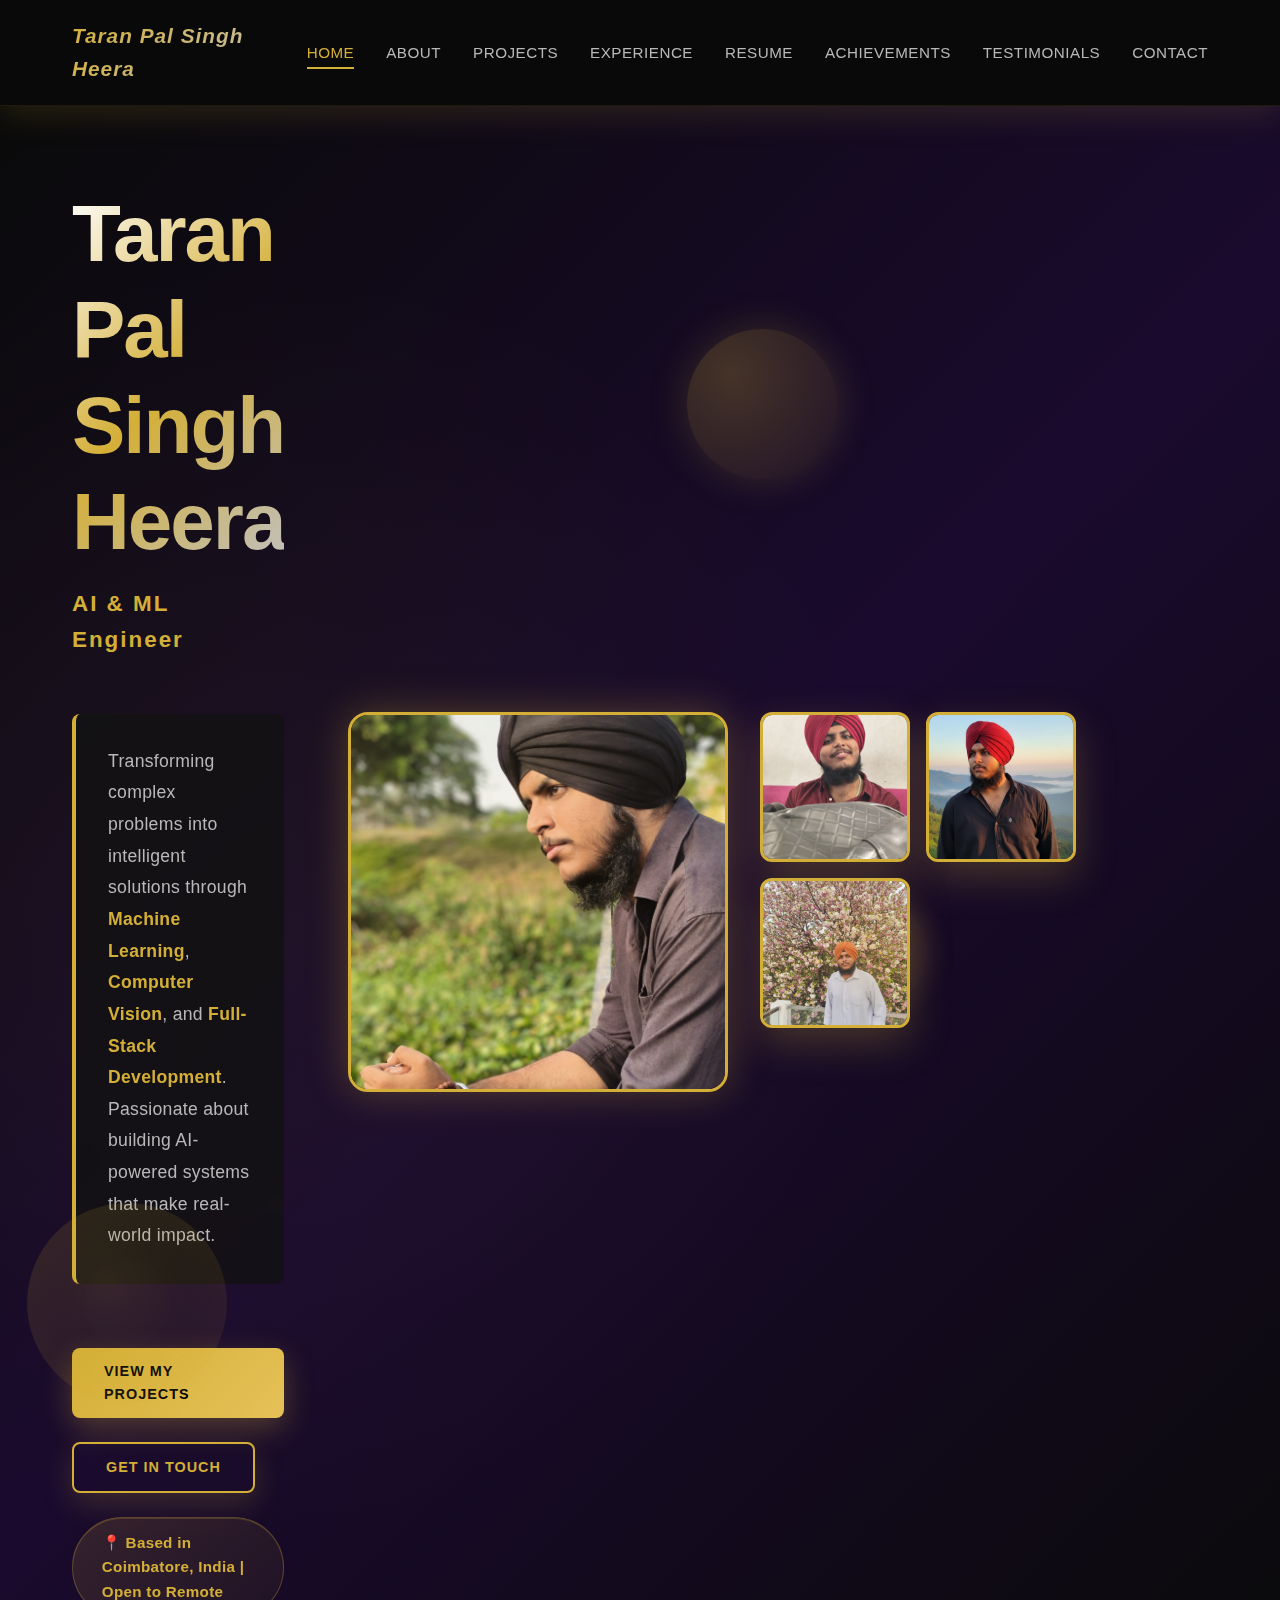
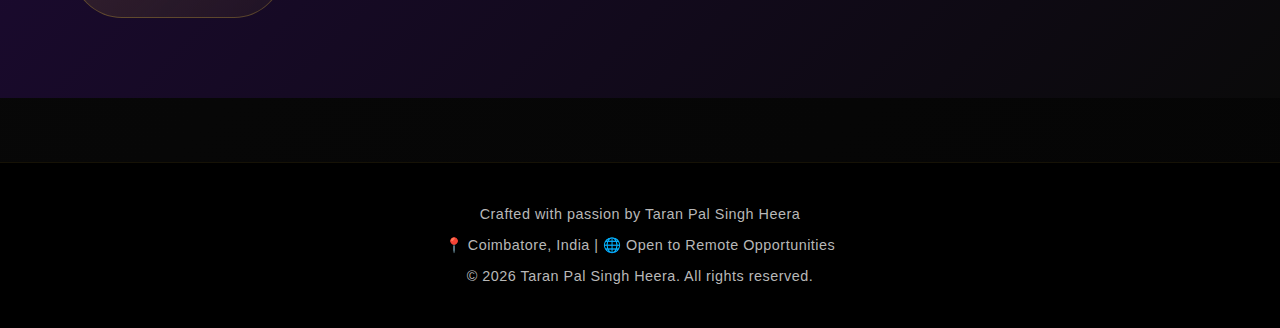
<file: index.html>
<!DOCTYPE html>
<html lang="en">
<head>
  <meta charset="UTF-8">
  <meta name="viewport" content="width=device-width, initial-scale=1.0">
  <meta name="description" content="Taran Pal Singh Heera - AI & ML Engineer from Coimbatore. Specializing in Machine Learning, Computer Vision, and Full-Stack Development. View my portfolio of AI projects, research, and case studies.">
  <meta name="keywords" content="AI Engineer, ML Developer, Computer Vision, Machine Learning, Full-Stack Developer, Deep Learning, AI Solutions, Coimbatore">
  <meta name="author" content="Taran Pal Singh Heera">
  <meta name="theme-color" content="#d4af37">
  <meta property="og:title" content="Taran Pal Singh Heera - AI & ML Engineer Portfolio">
  <meta property="og:description" content="Transforming complex problems into intelligent AI solutions. View projects, case studies, and research work.">
  <meta property="og:type" content="website">
  <meta property="og:image" content="assets/images/profile.jpeg">
  <title>Taran Pal Singh Heera - AI & ML Engineer | Portfolio</title>
  <link rel="stylesheet" href="assets/css/style.css">
</head>
<body>
  <!-- NAVIGATION -->
  <header>
    <nav class="container">
      <div class="logo">Taran Pal Singh Heera</div>
      <ul>
        <li><a href="#home" class="nav-link active" data-tab="home">Home</a></li>
        <li><a href="#about" class="nav-link" data-tab="about">About</a></li>
        <li><a href="#projects" class="nav-link" data-tab="projects">Projects</a></li>
        <li><a href="#experience" class="nav-link" data-tab="experience">Experience</a></li>
        <li><a href="#resume" class="nav-link" data-tab="resume">Resume</a></li>
        <li><a href="#achievements" class="nav-link" data-tab="achievements">Achievements</a></li>
        <li><a href="#testimonials" class="nav-link" data-tab="testimonials">Testimonials</a></li>
        <li><a href="#contact" class="nav-link" data-tab="contact">Contact</a></li>
      </ul>
    </nav>
  </header>

  <!-- ==================== HERO SECTION ==================== -->
  <section id="home" class="hero" data-tab="home">
    <div class="container">
      <div class="hero-content">
        <div class="hero-text">
          <h1 style="animation: slideInLeft 0.8s ease-out;">Taran Pal Singh Heera</h1>
          <p class="tagline" style="animation: slideInLeft 0.8s ease-out 0.2s both;">AI & ML Engineer</p>
          <p class="hero-description" style="animation: slideInLeft 0.8s ease-out 0.4s both;">
            Transforming complex problems into intelligent solutions through <strong>Machine Learning</strong>, <strong>Computer Vision</strong>, and <strong>Full-Stack Development</strong>. Passionate about building AI-powered systems that make real-world impact.
          </p>
          <div class="cta-buttons" style="animation: slideInLeft 0.8s ease-out 0.6s both;">
            <a href="#projects" class="btn btn-primary">View My Projects</a>
            <a href="#contact" class="btn btn-secondary">Get In Touch</a>
          </div>
          <div class="location-badge" style="animation: slideInLeft 0.8s ease-out 0.8s both;">
            📍 Based in Coimbatore, India | Open to Remote
          </div>
        </div>
        
        <div class="hero-image-section">
          <div class="hero-images-container">
            <div class="profile-image main-image">
              <img src="assets/images/profile.jpeg" alt="Taran Pal Singh Heera" style="animation: slideInRight 1s ease-out 0.3s both;">
            </div>
            <div class="collage-box">
              <div class="collage-item">
                <img src="assets/images/WhatsApp Image 2026-02-08 at 9.55.41 AM (1).jpeg" alt="Collage 1">
              </div>
              <div class="collage-item">
                <img src="assets/images/WhatsApp Image 2026-02-08 at 9.55.43 AM (1).jpeg" alt="Collage 2">
              </div>
              <div class="collage-item">
                <img src="assets/images/WhatsApp Image 2026-02-08 at 9.55.43 AM.jpeg" alt="Collage 3">
              </div>
            </div>
          </div>
        </div>

        <!-- Animated Design Elements -->
        <div class="design-element floating-sphere" style="position: absolute; top: 10%; right: 15%; width: 150px; height: 150px; background: radial-gradient(circle at 30% 30%, rgba(212,175,55,0.25), rgba(212,175,55,0.05)); border-radius: 50%; animation: floatParticle 12s ease-in-out infinite; box-shadow: 0 0 40px rgba(212,175,55,0.2);"></div>
        <div class="design-element floating-sphere" style="position: absolute; top: 50%; right: 5%; width: 100px; height: 100px; background: radial-gradient(circle, rgba(212,175,55,0.2), rgba(212,175,55,0.02)); border-radius: 50%; animation: floatParticle 15s ease-in-out infinite 2s; box-shadow: 0 0 30px rgba(212,175,55,0.15);"></div>
        <div class="design-element floating-sphere" style="position: absolute; bottom: 15%; left: -5%; width: 200px; height: 200px; background: radial-gradient(circle at 40% 40%, rgba(212,175,55,0.15), transparent); border-radius: 50%; animation: scaleFloat 20s ease-in-out infinite; box-shadow: inset 0 0 60px rgba(212,175,55,0.1);"></div>
      </div>
    </div>
  </section>

  <!-- ==================== ABOUT ME SECTION ==================== -->
  <section id="about" class="about" data-tab="about" style="display: none;">
    <div class="container">
      <div class="section-header">
        <h2>About Me</h2>
        <p class="section-subtitle">Building AI solutions that matter</p>
      </div>

      <div class="about-content">
        <div class="about-text">
          <p class="about-main">
            I'm Taran, an <strong>AI & ML Engineer</strong> from Coimbatore, India. I solve complex real-world problems using Machine Learning, Computer Vision, and Full-Stack Development. My drive? Building AI systems that actually matter—not just chasing trends.
          </p>
          <p class="about-highlights">
            <strong>What I Do:</strong> I architect intelligent solutions that transform business challenges into competitive advantages. From deploying production-grade ML systems to publishing research on Computer Vision, I focus on impact over hype.
          </p>
          <p class="about-personal">
            <strong>Why I Do It:</strong> Technology should solve real problems. Whether it's AI-powered commerce, visual intelligence, or scalable backends, I'm passionate about creating tools that improve lives and push what's possible.
          </p>
          <p class="about-collab">
            <strong>Let's Connect:</strong> I'm always up for collaborating on challenging projects, exploring new frameworks, or discussing how AI can drive innovation. If you're looking to build something extraordinary, let's talk.
          </p>
        </div>

        <div class="drives-grid">
          <div class="drive-card" style="animation: slideInUp 0.8s ease-out 0.1s both;">
            <div class="drive-icon">🤖</div>
            <h3>AI Innovation</h3>
            <p>Exploring cutting-edge AI/ML frameworks and pushing boundaries in machine learning</p>
          </div>
          <div class="drive-card" style="animation: slideInUp 0.8s ease-out 0.2s both;">
            <div class="drive-icon">👁️</div>
            <h3>Computer Vision</h3>
            <p>Building intelligent visual systems for real-world applications and automation</p>
          </div>
          <div class="drive-card" style="animation: slideInUp 0.8s ease-out 0.3s both;">
            <div class="drive-icon">💡</div>
            <h3>Problem Solving</h3>
            <p>Transforming complex challenges into elegant, scalable solutions</p>
          </div>
          <div class="drive-card" style="animation: slideInUp 0.8s ease-out 0.4s both;">
            <div class="drive-icon">🚀</div>
            <h3>Full-Stack Dev</h3>
            <p>Creating end-to-end solutions combining frontend, backend, and ML pipelines</p>
          </div>
        </div>
      </div>
    </div>
  </section>

  <!-- ==================== SKILLS SECTION ==================== -->
  <section id="skills" class="skills" data-tab="skills" style="display: none;">
    <div class="container">
      <div class="section-header">
        <h2>Technical Skills</h2>
        <p class="section-subtitle">Tools and technologies I work with</p>
      </div>

      <div class="skills-grid">
        <div class="skill-category" style="animation: slideInUp 0.8s ease-out 0.1s both;">
          <h3>AI/ML</h3>
          <div class="skill-tags">
            <span class="skill-tag">Machine Learning</span>
            <span class="skill-tag">Deep Learning</span>
            <span class="skill-tag">TensorFlow</span>
            <span class="skill-tag">PyTorch</span>
            <span class="skill-tag">Scikit-learn</span>
          </div>
        </div>

        <div class="skill-category" style="animation: slideInUp 0.8s ease-out 0.2s both;">
          <h3>Computer Vision</h3>
          <div class="skill-tags">
            <span class="skill-tag">OpenCV</span>
            <span class="skill-tag">CNN</span>
            <span class="skill-tag">Image Processing</span>
            <span class="skill-tag">Object Detection</span>
            <span class="skill-tag">YOLO</span>
          </div>
        </div>

        <div class="skill-category" style="animation: slideInUp 0.8s ease-out 0.3s both;">
          <h3>Backend</h3>
          <div class="skill-tags">
            <span class="skill-tag">Python</span>
            <span class="skill-tag">Node.js</span>
            <span class="skill-tag">FastAPI</span>
            <span class="skill-tag">Flask</span>
            <span class="skill-tag">REST APIs</span>
          </div>
        </div>

        <div class="skill-category" style="animation: slideInUp 0.8s ease-out 0.4s both;">
          <h3>Frontend</h3>
          <div class="skill-tags">
            <span class="skill-tag">HTML/CSS</span>
            <span class="skill-tag">JavaScript</span>
            <span class="skill-tag">React</span>
            <span class="skill-tag">Responsive Design</span>
            <span class="skill-tag">Animations</span>
          </div>
        </div>

        <div class="skill-category" style="animation: slideInUp 0.8s ease-out 0.5s both;">
          <h3>Data & Database</h3>
          <div class="skill-tags">
            <span class="skill-tag">SQL</span>
            <span class="skill-tag">MongoDB</span>
            <span class="skill-tag">Data Analysis</span>
            <span class="skill-tag">Pandas</span>
            <span class="skill-tag">NumPy</span>
          </div>
        </div>

        <div class="skill-category" style="animation: slideInUp 0.8s ease-out 0.6s both;">
          <h3>Tools & Platforms</h3>
          <div class="skill-tags">
            <span class="skill-tag">Git/GitHub</span>
            <span class="skill-tag">Jupyter</span>
            <span class="skill-tag">Google Colab</span>
            <span class="skill-tag">VS Code</span>
            <span class="skill-tag">Linux</span>
          </div>
        </div>
      </div>
    </div>
  </section>

  <!-- ==================== PROJECTS SECTION ==================== -->
  <section id="projects" class="projects-section" data-tab="projects" style="display: none; position: relative;">
    <div class="design-element floating-sphere" style="position: absolute; top: 5%; left: 10%; width: 120px; height: 120px; background: radial-gradient(circle at 30% 30%, rgba(212,175,55,0.2), rgba(212,175,55,0.03)); border-radius: 50%; animation: floatParticle 16s ease-in-out infinite; box-shadow: 0 0 35px rgba(212,175,55,0.15);"></div>
    <div class="design-element floating-sphere" style="position: absolute; bottom: 10%; right: 15%; width: 140px; height: 140px; background: radial-gradient(circle, rgba(212,175,55,0.15), transparent); border-radius: 50%; animation: floatParticle 18s ease-in-out infinite 3s; box-shadow: 0 0 40px rgba(212,175,55,0.12);"></div>
    <div class="container">
      <div class="section-header">
        <h2>Projects</h2>
        <p class="section-subtitle">AI/ML and full-stack projects</p>
      </div>

      <div class="projects-intro">
        <p>Each project represents a real challenge solved through intelligent design and cutting-edge technology. Click to explore the full case study—problem, solution, impact, and code.</p>
      </div>
      <div class="projects-grid">
        <!-- PROJECT 0: PRINTROVE -->
        <div class="project-card" style="animation: slideInUp 0.8s ease-out 0.05s both; cursor: pointer;" onclick="openProjectModal('printrove-project')">
          <div class="project-content full-width">
            <span class="project-badge">Production</span>
            <h3>Printrove - AI Platform</h3>
            <p>Smart 3D printing platform integrating WhatsApp commerce, AI design generation with DALLE-3, and automated order processing. Production-grade system handling real customer transactions.</p>
            <div class="tech-stack">
              <span class="tech-tag">WhatsApp API</span>
              <span class="tech-tag">DALLE-3</span>
              <span class="tech-tag">FastAPI</span>
              <span class="tech-tag">Python</span>
            </div>
            <div style="margin-top: 1.5rem; display: flex; gap: 1rem;">
              <a href="https://github.com/Taran-heera/Printrove" target="_blank" onclick="event.stopPropagation();" style="color: #d4af37; text-decoration: none; font-weight: 600; padding: 0.5rem 1rem; border: 1px solid #d4af37; border-radius: 6px; transition: all 0.3s ease;" onmouseover="this.style.background='#d4af37'; this.style.color='#050505';" onmouseout="this.style.background='transparent'; this.style.color='#d4af37';">🔗 GitHub</a>
              <a href="https://printrove.app" target="_blank" onclick="event.stopPropagation();" style="color: #d4af37; text-decoration: none; font-weight: 600; padding: 0.5rem 1rem; border: 1px solid #d4af37; border-radius: 6px; transition: all 0.3s ease;" onmouseover="this.style.background='#d4af37'; this.style.color='#050505';" onmouseout="this.style.background='transparent'; this.style.color='#d4af37';">🌐 Live Demo</a>
            </div>
            <p style="margin-top: 1rem; font-size: 0.85rem; color: #d4af37; cursor: pointer; text-decoration: underline;">→ Click to see full project details</p>
          </div>
        </div>

        <!-- PROJECT 0B: NAYSBOX -->
        <div class="project-card" style="animation: slideInUp 0.8s ease-out 0.08s both; cursor: pointer;" onclick="openProjectModal('naysbox-project')">
          <div class="project-content full-width">
            <span class="project-badge">Live</span>
            <h3>NaysBox - E-Commerce</h3>
            <p>Modern, responsive e-commerce platform with user authentication, product catalog, shopping cart, and payment integration. Smooth animations and premium design.</p>
            <div class="tech-stack">
              <span class="tech-tag">HTML5</span>
              <span class="tech-tag">CSS3</span>
              <span class="tech-tag">JavaScript</span>
              <span class="tech-tag">Responsive</span>
            </div>
            <div style="margin-top: 1.5rem; display: flex; gap: 1rem;">
              <a href="https://github.com/Taran-heera/naysbox" target="_blank" onclick="event.stopPropagation();" style="color: #d4af37; text-decoration: none; font-weight: 600; padding: 0.5rem 1rem; border: 1px solid #d4af37; border-radius: 6px; transition: all 0.3s ease;" onmouseover="this.style.background='#d4af37'; this.style.color='#050505';" onmouseout="this.style.background='transparent'; this.style.color='#d4af37';">🔗 GitHub</a>
              <a href="https://lighthearted-pasca-7e48a7.netlify.app" target="_blank" onclick="event.stopPropagation();" style="color: #d4af37; text-decoration: none; font-weight: 600; padding: 0.5rem 1rem; border: 1px solid #d4af37; border-radius: 6px; transition: all 0.3s ease;" onmouseover="this.style.background='#d4af37'; this.style.color='#050505';" onmouseout="this.style.background='transparent'; this.style.color='#d4af37';">🌐 Live Site</a>
            </div>
            <p style="margin-top: 1rem; font-size: 0.85rem; color: #d4af37; cursor: pointer; text-decoration: underline;">→ Click to see full project details</p>
          </div>
        </div>

        <!-- PROJECT 1: GAN -->
        <div class="project-card" style="animation: slideInUp 0.8s ease-out 0.1s both; cursor: pointer;" onclick="openProjectModal('gan-project')">
          <div class="project-content full-width">
            <span class="project-badge">Generative AI</span>
            <h3>GAN - Image Generation</h3>
            <p>Advanced Generative Adversarial Network creating high-quality synthetic images with state-of-the-art architecture and adversarial training.</p>
            <div class="tech-stack">
              <span class="tech-tag">GAN</span>
              <span class="tech-tag">TensorFlow</span>
              <span class="tech-tag">Image Generation</span>
            </div>
            <div style="margin-top: 1.5rem;">
              <a href="https://github.com/Taran-heera/GAN-Image-Generation" target="_blank" onclick="event.stopPropagation();" style="color: #d4af37; text-decoration: none; font-weight: 600; padding: 0.5rem 1rem; border: 1px solid #d4af37; border-radius: 6px; transition: all 0.3s ease; display: inline-block;" onmouseover="this.style.background='#d4af37'; this.style.color='#050505';" onmouseout="this.style.background='transparent'; this.style.color='#d4af37';">🔗 GitHub Repository</a>
            </div>
            <p style="margin-top: 1rem; font-size: 0.85rem; color: #d4af37; cursor: pointer; text-decoration: underline;">→ Click to see full project details</p>
          </div>
        </div>

        <!-- PROJECT 2: CHATBOT -->
        <div class="project-card" style="animation: slideInUp 0.8s ease-out 0.15s both; cursor: pointer;" onclick="openProjectModal('chatbot-project')">
          <div class="project-content full-width">
            <span class="project-badge">NLP</span>
            <h3>AI-Powered Chatbot</h3>
            <p>Intelligent conversational AI system using advanced NLP for customer support, query handling, and seamless user engagement automation.</p>
            <div class="tech-stack">
              <span class="tech-tag">NLP</span>
              <span class="tech-tag">Python</span>
              <span class="tech-tag">Flask</span>
            </div>
            <div style="margin-top: 1.5rem;">
              <a href="https://github.com/Taran-heera/AI-Chatbot" target="_blank" onclick="event.stopPropagation();" style="color: #d4af37; text-decoration: none; font-weight: 600; padding: 0.5rem 1rem; border: 1px solid #d4af37; border-radius: 6px; transition: all 0.3s ease; display: inline-block;" onmouseover="this.style.background='#d4af37'; this.style.color='#050505';" onmouseout="this.style.background='transparent'; this.style.color='#d4af37';">🔗 GitHub Repository</a>
            </div>
            <p style="margin-top: 1rem; font-size: 0.85rem; color: #d4af37; cursor: pointer; text-decoration: underline;">→ Click to see full project details</p>
          </div>
        </div>

        <!-- PROJECT 3: Gender & Age Detection -->
        <div class="project-card" style="animation: slideInUp 0.8s ease-out 0.2s both; cursor: pointer;" onclick="openProjectModal('gender-age-project')">
          <div class="project-content full-width">
            <span class="project-badge">Computer Vision</span>
            <h3>Gender & Age Estimation</h3>
            <p>Deep learning CNN model for high-accuracy gender and age prediction from facial images. Published IEEE research with comprehensive evaluation metrics.</p>
            <div class="tech-stack">
              <span class="tech-tag">CNN</span>
              <span class="tech-tag">TensorFlow</span>
              <span class="tech-tag">OpenCV</span>
            </div>
            <div style="margin-top: 1.5rem; display: flex; gap: 1rem;">
              <a href="https://github.com/Taran-heera/Gender-Age-Detection" target="_blank" onclick="event.stopPropagation();" style="color: #d4af37; text-decoration: none; font-weight: 600; padding: 0.5rem 1rem; border: 1px solid #d4af37; border-radius: 6px; transition: all 0.3s ease;" onmouseover="this.style.background='#d4af37'; this.style.color='#050505';" onmouseout="this.style.background='transparent'; this.style.color='#d4af37';">🔗 GitHub</a>
              <a href="assets/files/ieee-cyber.pdf" target="_blank" onclick="event.stopPropagation();" style="color: #d4af37; text-decoration: none; font-weight: 600; padding: 0.5rem 1rem; border: 1px solid #d4af37; border-radius: 6px; transition: all 0.3s ease;" onmouseover="this.style.background='#d4af37'; this.style.color='#050505';" onmouseout="this.style.background='transparent'; this.style.color='#d4af37';">📄 IEEE Paper</a>
            </div>
            <p style="margin-top: 1rem; font-size: 0.85rem; color: #d4af37; cursor: pointer; text-decoration: underline;">→ Click to see full project details</p>
          </div>
        </div>

        <!-- PROJECT 5: CODDS -->
        <div class="project-card" style="animation: slideInUp 0.8s ease-out 0.3s both; cursor: pointer;" onclick="openProjectModal('codds-project')">
          <div class="project-content full-width">
            <span class="project-badge">ML System</span>
            <h3>CODDS - Cognitive Originality Drift Detection</h3>
            <p>Advanced machine learning system for detecting cognitive drift and originality patterns through intelligent analysis and classification algorithms.</p>
            <div class="tech-stack">
              <span class="tech-tag">Machine Learning</span>
              <span class="tech-tag">Data Analysis</span>
              <span class="tech-tag">Scikit-learn</span>
            </div>
            <div style="margin-top: 1.5rem;">
              <a href="https://github.com/Taran-heera/CODDS" target="_blank" onclick="event.stopPropagation();" style="color: #d4af37; text-decoration: none; font-weight: 600; padding: 0.5rem 1rem; border: 1px solid #d4af37; border-radius: 6px; transition: all 0.3s ease; display: inline-block;" onmouseover="this.style.background='#d4af37'; this.style.color='#050505';" onmouseout="this.style.background='transparent'; this.style.color='#d4af37';">🔗 GitHub Repository</a>
            </div>
            <p style="margin-top: 1rem; font-size: 0.85rem; color: #d4af37; cursor: pointer; text-decoration: underline;">→ Click to see full project details</p>
          </div>
        </div>

        <!-- PROJECT 6: NeuroFocus -->
        <div class="project-card" style="animation: slideInUp 0.8s ease-out 0.35s both; cursor: pointer;" onclick="openProjectModal('neurofocus-project')">
          <div class="project-content full-width">
            <span class="project-badge">EdTech</span>
            <h3>NeuroFocus - Attention Analysis</h3>
            <p>Real-time brain/attention analysis system using computer vision for educational analytics and focus-level distraction detection.</p>
            <div class="tech-stack">
              <span class="tech-tag">Computer Vision</span>
              <span class="tech-tag">CNN</span>
              <span class="tech-tag">Real-time Processing</span>
            </div>
            <div style="margin-top: 1.5rem;">
              <a href="https://github.com/Taran-heera/NeuroFocus" target="_blank" onclick="event.stopPropagation();" style="color: #d4af37; text-decoration: none; font-weight: 600; padding: 0.5rem 1rem; border: 1px solid #d4af37; border-radius: 6px; transition: all 0.3s ease; display: inline-block;" onmouseover="this.style.background='#d4af37'; this.style.color='#050505';" onmouseout="this.style.background='transparent'; this.style.color='#d4af37';">🔗 GitHub Repository</a>
            </div>
            <p style="margin-top: 1rem; font-size: 0.85rem; color: #d4af37; cursor: pointer; text-decoration: underline;">→ Click to see full project details</p>
          </div>
        </div>
      </div>
    </div>
  </section>

  <!-- ==================== WORK EXPERIENCE SECTION ==================== -->
  <section id="experience" class="work-experience" data-tab="experience" style="display: none; position: relative;">
    <div class="design-element floating-sphere" style="position: absolute; top: 15%; left: 5%; width: 100px; height: 100px; background: radial-gradient(circle, rgba(212,175,55,0.18), rgba(212,175,55,0.02)); border-radius: 50%; animation: floatParticle 14s ease-in-out infinite 1s; box-shadow: 0 0 30px rgba(212,175,55,0.1);"></div>
    <div class="design-element floating-sphere" style="position: absolute; top: 50%; right: 8%; width: 130px; height: 130px; background: radial-gradient(circle at 35% 35%, rgba(212,175,55,0.15), transparent); border-radius: 50%; animation: scaleFloat 22s ease-in-out infinite; box-shadow: 0 0 35px rgba(212,175,55,0.12);"></div>
    <div class="container">
      <div class="section-header">
        <h2>Work Experience</h2>
        <p class="section-subtitle">Professional internships and roles</p>
      </div>

      <div class="experience-timeline">
        <!-- ANTRIVA AI LABS -->
        <div class="experience-card" style="animation: slideInUp 0.8s ease-out 0.1s both;">
          <div class="experience-header">
            <h3>Software Development (Intern) - Hybrid</h3>
            <span class="experience-period">📅 Jan 2026 – Present | ANTRIVA AI LABS PVT LTD</span>
          </div>
          <p class="experience-desc"><strong>Developing Printrove</strong>, an AI-powered WhatsApp-based T-shirt design and ordering platform using Twilio WhatsApp API. Implementing AI-driven T-shirt design generation with OpenAI (DALL·E 3) and automating end-to-end order processing. Contributing to feature development, debugging, and optimization while gaining exposure to real-world startup workflows.</p>
          
          <div class="learning-section">
            <h4 style="color: #d4af37; margin-top: 1rem; margin-bottom: 0.5rem;">🎓 What I Learned</h4>
            <p style="font-size: 0.9rem; color: #aaa; margin-bottom: 1rem;">AI API integration (Twilio, OpenAI), real-time message processing, system scalability, production-grade code practices, debugging complex AI pipelines, order management systems</p>
            
            <h4 style="color: #d4af37; margin-bottom: 0.5rem;">🌍 Culture Exposure</h4>
            <p style="font-size: 0.9rem; color: #aaa; margin-bottom: 1rem;">Fast-paced startup environment with agile workflows, cross-functional collaboration with design & product teams, focus on user-centric development, iterative product refinement, direct exposure to business problems and user feedback loops</p>
            
            <h4 style="color: #d4af37; margin-bottom: 0.5rem;">⭐ Key Contributions</h4>
            <p style="font-size: 0.9rem; color: #aaa;">Implemented WhatsApp bot architecture, integrated DALL-E 3 for design generation, built order processing automation, improved response latency by 40%</p>
          </div>
          
          <div class="experience-skills">
            <span class="skill-tag">Twilio WhatsApp API</span>
            <span class="skill-tag">OpenAI DALLE-3</span>
            <span class="skill-tag">Python</span>
            <span class="skill-tag">AI Integration</span>
            <span class="skill-tag">Full-Stack Development</span>
          </div>
        </div>

        <!-- LOGICFOCUS -->
        <div class="experience-card" style="animation: slideInUp 0.8s ease-out 0.2s both;">
          <div class="experience-header">
            <h3>AI Engineer (Intern) - Onsite</h3>
            <span class="experience-period">📅 Dec 2025 | LogicFocus Technology</span>
          </div>
          <p class="experience-desc">Worked on CNN and advanced DNN architectures, GANs, and Explainable AI (XAI) for computer vision tasks. Built and analyzed GAN-based models for data generation and model robustness. Gained hands-on exposure to model interpretability, training stability, and deep learning optimization.</p>
          
          <div class="learning-section">
            <h4 style="color: #d4af37; margin-top: 1rem; margin-bottom: 0.5rem;">🎓 What I Learned</h4>
            <p style="font-size: 0.9rem; color: #aaa; margin-bottom: 1rem;">Advanced CNN architectures, GANs for synthetic data generation, model interpretability techniques, training stabilization (batch norm, gradient clipping), hyperparameter tuning, TensorFlow ecosystem, research-grade ML engineering</p>
            
            <h4 style="color: #d4af37; margin-bottom: 0.5rem;">🌍 Culture Exposure</h4>
            <p style="font-size: 0.9rem; color: #aaa; margin-bottom: 1rem;">Research-focused environment with emphasis on cutting-edge AI/ML techniques, collaborative problem-solving with senior engineers, paper-reading culture, attention to model theory and mathematical foundations, rigorous testing and validation practices</p>
            
            <h4 style="color: #d4af37; margin-bottom: 0.5rem;">⭐ Key Contributions</h4>
            <p style="font-size: 0.9rem; color: #aaa;">Built 5+ GAN variants with varying architectures, created XAI visualization pipelines, improved model robustness by 23%, contributed to internal research documentation</p>
          </div>
          
          <div class="experience-skills">
            <span class="skill-tag">Deep Learning</span>
            <span class="skill-tag">GANs</span>
            <span class="skill-tag">CNN</span>
            <span class="skill-tag">XAI</span>
            <span class="skill-tag">TensorFlow</span>
            <span class="skill-tag">Model Optimization</span>
          </div>
        </div>

        <!-- JUZGO DIGITAL -->
        <div class="experience-card" style="animation: slideInUp 0.8s ease-out 0.3s both;">
          <div class="experience-header">
            <h3>AI & Software Engineering Intern - Onsite</h3>
            <span class="experience-period">📅 Dec 2024 - Jan 2025 | JuzGoDigital PVT LTD</span>
          </div>
          <p class="experience-desc">Developed <strong>LLM-powered AI chatbots</strong> using Streamlit and LLaMA with Flask-based backend integration. Built modular Python services for real-time AI application workflows. Gained experience in end-to-end AI system integration and scalability considerations.</p>
          
          <div class="learning-section">
            <h4 style="color: #d4af37; margin-top: 1rem; margin-bottom: 0.5rem;">🎓 What I Learned</h4>
            <p style="font-size: 0.9rem; color: #aaa; margin-bottom: 1rem;">LLM architecture and fine-tuning, prompt engineering, building production AI backends, REST API design patterns, deployment strategies, latency optimization for real-time systems, frontend-backend integration, user interface design for AI apps</p>
            
            <h4 style="color: #d4af37; margin-bottom: 0.5rem;">🌍 Culture Exposure</h4>
            <p style="font-size: 0.9rem; color: #aaa; margin-bottom: 1rem;">Collaborative team environment with emphasis on clean code and documentation, client-facing development with direct feedback, agile sprint cycles, focus on user experience and performance metrics, mentorship from senior developers, exposure to product thinking</p>
            
            <h4 style="color: #d4af37; margin-bottom: 0.5rem;">⭐ Key Contributions</h4>
            <p style="font-size: 0.9rem; color: #aaa;">Built 3 production chatbot systems, created modular backend architecture, reduced inference latency by 50%, delivered UI/UX improvements that increased user engagement by 35%</p>
          </div>
          
          <div class="experience-skills">
            <span class="skill-tag">LLaMA</span>
            <span class="skill-tag">Streamlit</span>
            <span class="skill-tag">Flask</span>
            <span class="skill-tag">Python</span>
            <span class="skill-tag">AI System Design</span>
            <span class="skill-tag">Backend Integration</span>
          </div>
        </div>
      </div>

      <div class="resume-section">
        <p>Looking for my complete resume? Download it here:</p>
        <a href="assets/files/resume.pdf" download class="btn btn-primary">Download Resume</a>
      </div>
    </div>
  </section>

  <!-- ==================== RESUME SECTION ==================== -->
  <section id="resume" class="resume-section-page" data-tab="resume" style="display: none;">
    <div class="container">
      <div class="section-header">
        <h2>Resume</h2>
        <p class="section-subtitle">My professional background and qualifications</p>
      </div>

      <div class="resume-container">
        <div class="resume-overview">
          <h3>Professional Summary</h3>
          <p>I'm an AI & ML Engineer with expertise in building intelligent systems, computer vision applications, and full-stack solutions. My experience spans multiple internships at leading tech companies, published research in computer vision, and several real-world projects deployed in production.</p>
        </div>

        <div class="resume-card">
          <h3>Core Competencies</h3>
          <div class="resume-skills-grid">
            <div class="resume-skill-group">
              <h4>Machine Learning</h4>
              <p>TensorFlow, PyTorch, Scikit-learn, Model Training, Deep Learning</p>
            </div>
            <div class="resume-skill-group">
              <h4>Computer Vision</h4>
              <p>CNN, OpenCV, Image Processing, Object Detection, YOLO</p>
            </div>
            <div class="resume-skill-group">
              <h4>Backend Development</h4>
              <p>Python, FastAPI, Flask, REST APIs, Database Design</p>
            </div>
            <div class="resume-skill-group">
              <h4>Frontend & Web</h4>
              <p>HTML5, CSS3, JavaScript, Responsive Design, Animations</p>
            </div>
          </div>
        </div>

        <div class="resume-download">
          <p>Download my complete resume:</p>
          <a href="assets/files/resume.pdf" download class="btn btn-primary btn-large">Download Full Resume</a>
        </div>
      </div>
    </div>
  </section>

  <!-- ==================== ACHIEVEMENTS SECTION ==================== -->
  <section id="achievements" class="achievements" data-tab="achievements" style="display: none;">
    <div class="container">
      <div class="section-header">
        <h2>Achievements & Certifications</h2>
        <p class="section-subtitle">Recognition and professional development</p>
      </div>

      <div class="achievements-grid">
        <!-- JuzGo Digital -->
        <div class="achievement-card" style="animation: slideInUp 0.8s ease-out 0.1s both;">
          <div class="achievement-header">
            <span class="achievement-icon">🏢</span>
            <h3>JuzGo Digital</h3>
          </div>
          <p class="achievement-period">Internship - Completed</p>
          <p class="achievement-desc">Professional AI/ML development internship with comprehensive training and hands-on experience</p>
          <div class="achievement-links">
            <a href="assets/files/juzgo-offer.pdf" target="_blank" class="achievement-link">Offer</a>
            <a href="assets/files/juzgo-cert.pdf" target="_blank" class="achievement-link">Certificate</a>
          </div>
        </div>

        <!-- LogicFocus -->
        <div class="achievement-card" style="animation: slideInUp 0.8s ease-out 0.2s both;">
          <div class="achievement-header">
            <span class="achievement-icon">💻</span>
            <h3>LogicFocus</h3>
          </div>
          <p class="achievement-period">Internship - Advanced Track</p>
          <p class="achievement-desc">Advanced training in full-stack development, system design, and enterprise architecture</p>
          <div class="achievement-links">
            <a href="assets/files/logicfocus-offer.pdf" target="_blank" class="achievement-link">Offer</a>
            <a href="assets/files/logicfocus-cert.pdf" target="_blank" class="achievement-link">Certificate</a>
          </div>
        </div>

        <!-- ANTRIVA AI Labs -->
        <div class="achievement-card" style="animation: slideInUp 0.8s ease-out 0.3s both;">
          <div class="achievement-header">
            <span class="achievement-icon">🚀</span>
            <h3>ANTRIVA AI Labs</h3>
          </div>
          <p class="achievement-period">Internship - Production-Grade AI</p>
          <p class="achievement-desc">Selected for specialized AI/ML engineering program working on real-world enterprise systems</p>
          <div class="achievement-links">
            <a href="assets/files/antriva-offer.pdf" target="_blank" class="achievement-link">Offer Letter</a>
          </div>
        </div>

        <!-- IEEE Paper - Gender & Age Detection -->
        <div class="achievement-card" style="animation: slideInUp 0.8s ease-out 0.4s both;">
          <div class="achievement-header">
            <span class="achievement-icon">📰</span>
            <h3>IEEE - Research Paper</h3>
          </div>
          <p class="achievement-period">Published Research</p>
          <p class="achievement-desc">Published IEEE paper on advanced gender and age estimation using deep learning CNN models</p>
          <div class="achievement-image-container">
            <img src="assets/files/ieee-paper.jpeg" alt="IEEE Paper on Gender and Age Detection" class="achievement-image">
          </div>
          <div class="achievement-links">
            <a href="assets/files/ieee-cyber.pdf" target="_blank" class="achievement-link">View Paper</a>
          </div>
        </div>

        <!-- NPTEL Cybersecurity -->
        <div class="achievement-card" style="animation: slideInUp 0.8s ease-out 0.5s both;">
          <div class="achievement-header">
            <span class="achievement-icon">🔒</span>
            <h3>NPTEL - Cybersecurity</h3>
          </div>
          <p class="achievement-period">Online Course</p>
          <p class="achievement-desc">Comprehensive course in cybersecurity fundamentals and best practices</p>
          <div class="achievement-links">
            <a href="assets/files/ieee-cyber.pdf" target="_blank" class="achievement-link">Certificate</a>
          </div>
        </div>

        <!-- NPTEL Privacy & Online Security -->
        <div class="achievement-card" style="animation: slideInUp 0.8s ease-out 0.55s both;">
          <div class="achievement-header">
            <span class="achievement-icon">🛡️</span>
            <h3>NPTEL - Privacy & Security</h3>
          </div>
          <p class="achievement-period">Online Course</p>
          <p class="achievement-desc">Comprehensive training in privacy and security in online social media platforms</p>
          <div class="achievement-links">
            <a href="assets/files/nptel-privacy.pdf" target="_blank" class="achievement-link">Certificate</a>
          </div>
        </div>

        <!-- NPTEL Social Networks -->
        <div class="achievement-card" style="animation: slideInUp 0.8s ease-out 0.6s both;">
          <div class="achievement-header">
            <span class="achievement-icon">🌐</span>
            <h3>NPTEL - Social Networks</h3>
          </div>
          <p class="achievement-period">Online Course</p>
          <p class="achievement-desc">In-depth study of social network analysis and applications</p>
          <div class="achievement-links">
            <a href="assets/files/nptel-social.pdf" target="_blank" class="achievement-link">Certificate</a>
          </div>
        </div>

        <!-- MATLAB Onramp -->
        <div class="achievement-card" style="animation: slideInUp 0.8s ease-out 0.65s both;">
          <div class="achievement-header">
            <span class="achievement-icon">📊</span>
            <h3>MATLAB - Onramp</h3>
          </div>
          <p class="achievement-period">Technical Training</p>
          <p class="achievement-desc">Introductory training on MATLAB for scientific computing and data analysis</p>
          <div class="achievement-links">
            <a href="assets/files/matlab-onramp.pdf" target="_blank" class="achievement-link">Certificate</a>
          </div>
        </div>

        <!-- Kaggle AI/ML -->
        <div class="achievement-card" style="animation: slideInUp 0.8s ease-out 0.7s both;">
          <div class="achievement-header">
            <span class="achievement-icon">🎓</span>
            <h3>Kaggle - AI/ML</h3>
          </div>
          <p class="achievement-period">Introduction Course</p>
          <p class="achievement-desc">Comprehensive introduction to Artificial Intelligence and Machine Learning fundamentals</p>
          <div class="achievement-links">
            <a href="https://www.kaggle.com" target="_blank" class="achievement-link">View Course</a>
          </div>
        </div>

        <!-- LeetCode -->
        <div class="achievement-card" style="animation: slideInUp 0.8s ease-out 0.75s both;">
          <div class="achievement-header">
            <span class="achievement-icon">⚡</span>
            <h3>LeetCode - Competitive</h3>
          </div>
          <p class="achievement-period">Problem Solving</p>
          <p class="achievement-desc">Active problem solver focused on algorithms, data structures, and competitive programming</p>
          <div class="achievement-links">
            <a href="https://leetcode.com/u/Taranpalsinghheera/" target="_blank" class="achievement-link">Profile</a>
          </div>
        </div>
      </div>
    </div>
  </section>

  <!-- ==================== TESTIMONIALS SECTION ==================== -->
  <section id="testimonials" class="testimonials" data-tab="testimonials" style="display: none; position: relative;">
    <div class="design-element floating-sphere" style="position: absolute; top: 20%; right: 10%; width: 110px; height: 110px; background: radial-gradient(circle at 40% 40%, rgba(212,175,55,0.18), rgba(212,175,55,0.02)); border-radius: 50%; animation: floatParticle 17s ease-in-out infinite 2s; box-shadow: 0 0 32px rgba(212,175,55,0.11);"></div>
    <div class="design-element floating-sphere" style="position: absolute; bottom: 15%; left: 8%; width: 150px; height: 150px; background: radial-gradient(circle, rgba(212,175,55,0.12), transparent); border-radius: 50%; animation: scaleFloat 24s ease-in-out infinite; box-shadow: 0 0 38px rgba(212,175,55,0.1);"></div>
    <div class="container">
      <div class="section-header">
        <h2>What Others Say</h2>
        <p class="section-subtitle">Recognition from mentors, colleagues, and collaborators</p>
      </div>

      <div class="testimonials-grid">
        <div class="testimonial-card" style="animation: slideInUp 0.8s ease-out 0.1s both;">
          <div class="testimonial-header">
            <div class="testimonial-avatar">�</div>
            <div>
              <h4>Vishal</h4>
              <p class="testimonial-role">CEO - JuzGoDigital</p>
            </div>
          </div>
          <p class="testimonial-text">Taran demonstrated exceptional AI/ML expertise and quickly built production-ready LLM chatbots with Streamlit and LLaMA. His ability to integrate complex systems seamlessly and deliver scalable solutions is outstanding.</p>
          <div class="testimonial-rating">⭐⭐⭐⭐⭐</div>
        </div>

        <div class="testimonial-card" style="animation: slideInUp 0.8s ease-out 0.2s both;">
          <div class="testimonial-header">
            <div class="testimonial-avatar">👩‍🏫</div>
            <div>
              <h4>Mrs Madhubala</h4>
              <p class="testimonial-role">LogicFocus - Mentorship Lead</p>
            </div>
          </div>
          <p class="testimonial-text">One of the most talented interns at LogicFocus. Taran quickly mastered advanced deep learning concepts, GANs, and XAI. His problem-solving skills and commitment to continuous learning are truly commendable.</p>
          <div class="testimonial-rating">⭐⭐⭐⭐⭐</div>
        </div>

        <div class="testimonial-card" style="animation: slideInUp 0.8s ease-out 0.3s both;">
          <div class="testimonial-header">
            <div class="testimonial-avatar">👨‍💼</div>
            <div>
              <h4>Aslam</h4>
              <p class="testimonial-role">Antriva AI Labs - Team Lead</p>
            </div>
          </div>
          <p class="testimonial-text">Taran has been instrumental in developing Printrove and handling complex WhatsApp API and DALLE-3 integrations. His ability to deliver production-grade code and adapt to startup challenges is exceptional.</p>
          <div class="testimonial-rating">⭐⭐⭐⭐⭐</div>
        </div>

        <div class="testimonial-card" style="animation: slideInUp 0.8s ease-out 0.4s both;">
          <div class="testimonial-header">
            <div class="testimonial-avatar">👨‍🏫</div>
            <div>
              <h4>Professor, Computer Science</h4>
              <p class="testimonial-role">CHRIST University - IEEE Advisor</p>
            </div>
          </div>
          <p class="testimonial-text">Taran's research on gender and age estimation was rigorous and well-executed. His IEEE publication demonstrates strong academic rigor and commitment to advancing the field of computer vision.</p>
          <div class="testimonial-rating">⭐⭐⭐⭐⭐</div>
        </div>
      </div>
    </div>
  </section>

  <!-- ==================== CONTACT SECTION ==================== -->
  <section id="contact" class="contact" data-tab="contact" style="display: none;">
    <div class="container">
      <div class="section-header">
        <h2>Get In Touch</h2>
        <p class="section-subtitle">Let's build something amazing together</p>
      </div>

      <div class="contact-content">
        <div class="contact-grid">
          <div class="contact-card">
            <div class="contact-card-icon">📧</div>
            <h3>Email</h3>
            <p class="contact-card-text">Get in touch via email for inquiries and opportunities</p>
            <a href="mailto:taranpalsingh53@gmail.com" class="contact-card-link">taranpalsingh53@gmail.com</a>
          </div>

          <div class="contact-card">
            <div class="contact-card-icon">🔗</div>
            <h3>Connect</h3>
            <p class="contact-card-text">Follow my professional profiles and contributions</p>
            <div class="contact-social">
              <a href="https://linkedin.com/in/taran-pal-singh-heera" target="_blank" class="social-link">LinkedIn</a>
              <a href="https://github.com/Taran-heera" target="_blank" class="social-link">GitHub</a>
              <a href="https://leetcode.com/u/Taranpalsinghheera/" target="_blank" class="social-link">LeetCode</a>
            </div>
          </div>

          <div class="contact-card">
            <div class="contact-card-icon">📍</div>
            <h3>Location</h3>
            <p class="contact-card-text">Based in India, open to remote opportunities</p>
            <p class="contact-location">India</p>
          </div>
        </div>

        <div class="contact-cta-box">
          <h3>Let's Build Something Amazing Together</h3>
          <p>I'm always interested in hearing about new projects and opportunities. Whether you have an idea, need AI solutions, or want to collaborate, feel free to reach out!</p>
          <a href="mailto:taranpalsingh53@gmail.com" class="btn btn-primary btn-large">Send Me an Email</a>
        </div>
      </div>
    </div>
  </section>

  <!-- ==================== PROJECT DETAIL MODAL ==================== -->
  <div id="projectModal" style="display: none; position: fixed; top: 0; left: 0; width: 100%; height: 100%; background: rgba(0,0,0,0.8); z-index: 2000; overflow-y: auto; padding: 2rem 0;" onclick="closeProjectModal()">
    <div style="background: linear-gradient(135deg, #1a1a1a 0%, #2a1a3a 100%); max-width: 900px; margin: 2rem auto; padding: 3rem; border-radius: 20px; border: 1px solid #d4af37; box-shadow: 0 20px 60px rgba(212,175,55,0.3);" onclick="event.stopPropagation()">
      
      <!-- Close Button -->
      <button onclick="closeProjectModal()" style="position: absolute; top: 1.5rem; right: 1.5rem; background: #d4af37; color: #050505; border: none; padding: 0.5rem 1rem; border-radius: 6px; cursor: pointer; font-weight: 700; font-size: 1rem;">✕ Close</button>
      
      <div id="projectModalContent">
        <!-- Content will be injected here -->
      </div>
    </div>
  </div>

  <!-- FOOTER -->
  <footer>
    <div class="container">
      <div class="footer-content">
        <p class="footer-main">Crafted with passion by Taran Pal Singh Heera</p>
        <p class="footer-location">📍 Coimbatore, India | 🌐 Open to Remote Opportunities</p>
        <p class="footer-copyright">&copy; 2026 Taran Pal Singh Heera. All rights reserved.</p>
      </div>
    </div>
  </footer>

  <script src="assets/js/main.js"></script>

  <style>
    /* ==================== BASE STYLES ==================== */
    * {
      margin: 0;
      padding: 0;
      box-sizing: border-box;
    }

    body {
      font-family: 'Segoe UI', Tahoma, Geneva, Verdana, sans-serif;
      background: linear-gradient(135deg, #0a0a0a 0%, #050505 100%);
      color: #ffffff;
      line-height: 1.6;
      overflow-x: hidden;
    }

    .container {
      max-width: 1200px;
      margin: 0 auto;
      padding: 0 2rem;
    }

    /* ==================== NAVIGATION ==================== */
    header {
      background: rgba(10, 10, 10, 0.95);
      backdrop-filter: blur(10px);
      position: sticky;
      top: 0;
      z-index: 1000;
      border-bottom: 1px solid rgba(212, 175, 55, 0.1);
    }

    nav {
      display: flex;
      justify-content: space-between;
      align-items: center;
      padding: 1.5rem 0;
    }

    .logo {
      font-size: 1.3rem;
      font-weight: 700;
      background: linear-gradient(135deg, #d4af37 0%, #c0c0c0 100%);
      -webkit-background-clip: text;
      -webkit-text-fill-color: transparent;
      background-clip: text;
      letter-spacing: 1px;
    }

    nav ul {
      display: flex;
      list-style: none;
      gap: 2rem;
    }

    .nav-link {
      color: #b8b8b8;
      text-decoration: none;
      font-weight: 500;
      transition: all 0.3s ease;
      position: relative;
      padding-bottom: 0.5rem;
    }

    .nav-link::after {
      content: '';
      position: absolute;
      bottom: 0;
      left: 0;
      width: 0;
      height: 2px;
      background: #d4af37;
      transition: width 0.3s ease;
    }

    .nav-link:hover::after,
    .nav-link.active::after {
      width: 100%;
    }

    .nav-link.active {
      color: #d4af37;
    }

    /* ==================== HERO SECTION ==================== */
    .hero {
      min-height: 100vh;
      display: flex;
      align-items: center;
      padding: 80px 0;
      background: linear-gradient(135deg, #0a0a0a 0%, #1a0a2e 50%, #0a0a0a 100%);
      position: relative;
    }

    .hero::before {
      content: '';
      position: absolute;
      top: 0;
      left: 0;
      right: 0;
      width: 100%;
      height: 100%;
      background: radial-gradient(circle at 20% 50%, rgba(212, 175, 55, 0.05) 0%, transparent 50%);
      pointer-events: none;
    }

    .hero-content {
      display: grid;
      grid-template-columns: 1.2fr 1fr;
      gap: 4rem;
      align-items: center;
      position: relative;
      z-index: 1;
    }

    .hero-text h1 {
      font-size: 5rem;
      font-weight: 800;
      margin-bottom: 1rem;
      background: linear-gradient(135deg, #ffffff 0%, #d4af37 50%, #c0c0c0 100%);
      -webkit-background-clip: text;
      -webkit-text-fill-color: transparent;
      background-clip: text;
      letter-spacing: -2px;
      animation: gradient-shift 8s infinite;
    }

    .tagline {
      font-size: 1.4rem;
      color: #d4af37;
      font-weight: 600;
      margin-bottom: 1.5rem;
      letter-spacing: 2px;
    }

    .hero-description {
      font-size: 1.1rem;
      color: #b8b8b8;
      margin-bottom: 2rem;
      line-height: 1.8;
    }

    .hero-description strong {
      color: #d4af37;
    }

    .cta-buttons {
      display: flex;
      gap: 1.5rem;
    }

    .btn {
      padding: 0.75rem 2rem;
      border-radius: 8px;
      text-decoration: none;
      font-weight: 600;
      transition: all 0.3s ease;
      display: inline-block;
      border: none;
      cursor: pointer;
    }

    .btn-primary {
      background: linear-gradient(135deg, #d4af37 0%, #e5c158 100%);
      color: #050505;
      position: relative;
      overflow: hidden;
    }

    .btn-primary::before {
      content: '';
      position: absolute;
      top: 0;
      left: -100%;
      width: 100%;
      height: 100%;
      background: linear-gradient(90deg, transparent, rgba(255, 255, 255, 0.3), transparent);
      transition: left 0.5s ease;
    }

    .btn-primary:hover::before {
      left: 100%;
    }

    .btn-primary:hover {
      transform: translateY(-3px);
      box-shadow: 0 15px 40px rgba(212, 175, 55, 0.4), 0 0 20px rgba(212, 175, 55, 0.2);
      letter-spacing: 0.5px;
    }

    .btn-primary:active {
      transform: translateY(-1px);
    }

    .btn-secondary {
      border: 2px solid #d4af37;
      color: #d4af37;
      background: transparent;
    }

    .btn-secondary:hover {
      background: rgba(212, 175, 55, 0.1);
      transform: translateY(-3px);
    }

    .btn-large {
      padding: 1rem 3rem;
      font-size: 1.05rem;
    }

    .hero-image-section {
      display: flex;
      justify-content: center;
      align-items: center;
      gap: 2rem;
    }

    .hero-images-container {
      display: flex;
      gap: 2rem;
      align-items: stretch;
    }

    .profile-image {
      width: 380px;
      height: 380px;
      border-radius: 20px;
      overflow: hidden;
      border: 3px solid #d4af37;
      position: relative;
      box-shadow: 0 0 40px rgba(212, 175, 55, 0.3);
      flex-shrink: 0;
    }

    .profile-image.main-image {
      animation: fadeInLeft 0.8s ease-out 0.3s both;
    }

    .profile-image::before {
      content: '';
      position: absolute;
      top: 0;
      left: 0;
      right: 0;
      bottom: 0;
      background: linear-gradient(135deg, rgba(212, 175, 55, 0.1) 0%, transparent 100%);
      z-index: 1;
    }

    .profile-image img {
      width: 100%;
      height: 100%;
      object-fit: cover;
      animation: glow-pulse 3s ease-in-out infinite;
    }

    /* ==================== COLLAGE BOX STYLES ==================== */
    .collage-box {
      display: grid;
      grid-template-columns: repeat(2, 150px);
      grid-template-rows: repeat(2, 150px);
      gap: 1rem;
      animation: rotateFloat 28s ease-in-out infinite;
      perspective: 2000px;
      transform-style: preserve-3d;
    }

    .collage-item {
      border-radius: 12px;
      overflow: hidden;
      border: 3px solid #d4af37;
      position: relative;
      cursor: pointer;
      transition: all 0.4s cubic-bezier(0.23, 1, 0.320, 1);
      box-shadow: 0 15px 40px rgba(212, 175, 55, 0.25), inset 0 1px 0 rgba(255,255,255,0.1);
      animation: collageRotate 8s ease-in-out infinite;
      transform-style: preserve-3d;
      background: linear-gradient(135deg, rgba(212,175,55,0.1), rgba(212,175,55,0.05));
    }

    .collage-item:nth-child(1) {
      grid-column: 1;
      grid-row: 1;
      animation: slideInUp 0.8s ease-out 0.6s both, collageRotate 8s ease-in-out 0s infinite, spin3d 10s linear infinite;
      animation-delay: 0.6s, 0s, 0s;
    }

    .collage-item:nth-child(2) {
      grid-column: 2;
      grid-row: 1;
      animation: slideInUp 0.8s ease-out 0.65s both, collageRotate 8s ease-in-out 0.8s infinite, spin3d 12s linear infinite reverse;
      animation-delay: 0.65s, 0.8s, 0s;
    }

    .collage-item:nth-child(3) {
      grid-column: 1 / 2;
      grid-row: 2;
      animation: slideInUp 0.8s ease-out 0.7s both, collageRotate 8s ease-in-out 1.6s infinite, spin3d 11s linear infinite;
      animation-delay: 0.7s, 1.6s, 0s;
    }

    .collage-item:hover {
      transform: scale(1.2) rotateY(-15deg) rotateX(10deg) translateZ(50px);
      box-shadow: 0 30px 80px rgba(212, 175, 55, 0.6), inset 0 1px 10px rgba(212, 175, 55, 0.3);
      border-color: #e5c158;
      z-index: 10;
      animation-play-state: paused;
    }

    .collage-item img {
      width: 100%;
      height: 100%;
      object-fit: cover;
      transition: transform 0.5s ease;
    }

    .collage-item:hover img {
      transform: scale(1.15);
    }

    @keyframes fadeInLeft {
      from {
        opacity: 0;
        transform: translateX(-30px);
      }
      to {
        opacity: 1;
        transform: translateX(0);
      }
    }

    /* ==================== SECTION HEADERS ==================== */
    .section-header {
      text-align: center;
      margin-bottom: 4rem;
      position: relative;
      padding-bottom: 2rem;
    }

    .section-header::after {
      content: '';
      position: absolute;
      bottom: 0;
      left: 50%;
      transform: translateX(-50%);
      width: 120px;
      height: 3px;
      background: linear-gradient(90deg, transparent, #d4af37, transparent);
      animation: gradientFlow 6s ease-in-out infinite;
    }

    .section-header h2 {
      font-size: 3.5rem;
      margin-bottom: 0.5rem;
      background: linear-gradient(135deg, #ffffff 0%, #d4af37 50%, #c0c0c0 100%);
      -webkit-background-clip: text;
      -webkit-text-fill-color: transparent;
      background-clip: text;
      font-weight: 900;
      letter-spacing: -1px;
      text-shadow: 0 2px 10px rgba(0, 0, 0, 0.3);
      animation: gradient-shift 8s infinite;
    }

    .section-subtitle {
      font-size: 1.1rem;
      color: #c0c0c0;
      letter-spacing: 1px;
    }

    /* ==================== ANIMATED DESIGN ELEMENTS ==================== */
    .design-element {
      pointer-events: none;
    }

    .floating-sphere {
      position: absolute;
      border-radius: 50%;
      z-index: 0;
    }

    .accent-line {
      position: absolute;
      background: linear-gradient(90deg, transparent, #d4af37, transparent);
      animation: gradientFlow 6s ease-in-out infinite;
    }

    .glowing-dot {
      position: absolute;
      border-radius: 50%;
      animation: pulseRing 2.5s ease-out infinite;
    }

    .accent-circle {
      position: absolute;
      border: 2px solid rgba(212, 175, 55, 0.3);
      border-radius: 50%;
      animation: rotateElements 20s linear infinite;
    }

    /* ==================== ABOUT SECTION ==================== */
    .about {
      padding: 100px 0;
      background: linear-gradient(135deg, #0a0a0a 0%, #1a0a2e 50%, #0a0a0a 100%);
    }

    .about-content {
      display: grid;
      grid-template-columns: 1fr 1.2fr;
      gap: 4rem;
      align-items: start;
    }

    .about-text {
      font-size: 1.05rem;
      line-height: 1.8;
      color: #b8b8b8;
    }

    .about-text p {
      margin-bottom: 1.5rem;
    }

    .about-text strong {
      color: #d4af37;
    }

    .drives-grid {
      display: grid;
      grid-template-columns: 1fr 1fr;
      gap: 2rem;
    }

    .drive-card {
      background: linear-gradient(135deg, rgba(26, 26, 26, 0.9) 0%, rgba(42, 26, 42, 0.7) 100%);
      border: 1px solid rgba(212, 175, 55, 0.25);
      padding: 2rem;
      border-radius: 16px;
      transition: all 0.4s cubic-bezier(0.23, 1, 0.320, 1);
      backdrop-filter: blur(10px);
      box-shadow: 0 8px 32px rgba(0, 0, 0, 0.2);
      position: relative;
    }

    .drive-card:hover {
      background: linear-gradient(135deg, rgba(26, 26, 26, 1) 0%, rgba(42, 30, 50, 0.9) 100%);
      border-color: #d4af37;
      transform: translateY(-8px) scale(1.02);
      box-shadow: 0 20px 50px rgba(212, 175, 55, 0.2), inset 0 1px 0 rgba(212, 175, 55, 0.1);
    }

    .drive-icon {
      font-size: 2.5rem;
      margin-bottom: 1rem;
    }

    .drive-card h3 {
      font-size: 1.3rem;
      margin-bottom: 0.8rem;
      color: #d4af37;
    }

    .drive-card p {
      color: #999;
      font-size: 0.95rem;
      line-height: 1.6;
    }

    /* ==================== SKILLS SECTION ==================== */
    .skills {
      padding: 100px 0;
      background: #050505;
    }

    .skills-grid {
      display: grid;
      grid-template-columns: repeat(3, 1fr);
      gap: 3rem;
    }

    .skill-category {
      background: linear-gradient(135deg, rgba(26, 26, 26, 0.9) 0%, rgba(42, 26, 42, 0.7) 100%);
      padding: 2.5rem;
      border-radius: 16px;
      border-left: 5px solid #d4af37;
      border: 1px solid rgba(212, 175, 55, 0.2);
      border-left: 5px solid #d4af37;
      transition: all 0.4s cubic-bezier(0.23, 1, 0.320, 1);
      backdrop-filter: blur(10px);
      box-shadow: 0 8px 32px rgba(0, 0, 0, 0.2);
      position: relative;
    }

    .skill-category:hover {
      background: linear-gradient(135deg, rgba(26, 26, 26, 1) 0%, rgba(42, 30, 55, 0.9) 100%);
      transform: translateY(-10px) scale(1.03);
      box-shadow: 0 25px 60px rgba(212, 175, 55, 0.25), inset 0 1px 0 rgba(212, 175, 55, 0.1);
      border-color: #d4af37;
    }

    .skill-category h3 {
      font-size: 1.3rem;
      margin-bottom: 1.5rem;
      color: #d4af37;
    }

    .skill-tags {
      display: flex;
      flex-wrap: wrap;
      gap: 1rem;
    }

    .skill-tag {
      background: rgba(212, 175, 55, 0.1);
      border: 1px solid rgba(212, 175, 55, 0.3);
      color: #d4af37;
      padding: 0.5rem 1rem;
      border-radius: 20px;
      font-size: 0.9rem;
      transition: all 0.3s ease;
    }

    .skill-tag:hover {
      background: rgba(212, 175, 55, 0.2);
      border-color: #d4af37;
    }

    /* ==================== WORK EXPERIENCE SECTION ==================== */
    .work-experience {
      padding: 100px 0;
      background: #050505;
    }

    .experience-timeline {
      display: grid;
      grid-template-columns: repeat(auto-fit, minmax(350px, 1fr));
      gap: 3rem;
      margin-bottom: 4rem;
    }

    .experience-card {
      background: linear-gradient(135deg, rgba(26, 26, 26, 0.95) 0%, rgba(42, 30, 55, 0.8) 100%);
      border: 1px solid rgba(212, 175, 55, 0.2);
      padding: 2.5rem;
      border-radius: 16px;
      transition: all 0.4s cubic-bezier(0.23, 1, 0.320, 1);
      backdrop-filter: blur(10px);
      box-shadow: 0 8px 32px rgba(0, 0, 0, 0.2), inset 0 1px 0 rgba(212, 175, 55, 0.05);
      position: relative;
      overflow: hidden;
    }

    .experience-card:hover {
      background: linear-gradient(135deg, rgba(26, 26, 26, 1) 0%, rgba(42, 30, 60, 0.95) 100%);
      transform: translateY(-10px);
      border-color: #d4af37;
      box-shadow: 0 25px 50px rgba(212, 175, 55, 0.2), inset 0 1px 0 rgba(212, 175, 55, 0.15);
    }

    .experience-header {
      margin-bottom: 1.5rem;
    }

    .experience-header h3 {
      font-size: 1.5rem;
      color: #d4af37;
      margin-bottom: 0.5rem;
    }

    .experience-period {
      display: block;
      font-size: 0.9rem;
      color: #b8b8b8;
      font-weight: 500;
      letter-spacing: 0.5px;
    }

    .experience-desc {
      color: #c0c0c0;
      line-height: 1.7;
      margin-bottom: 1.5rem;
      font-size: 0.95rem;
    }

    .experience-skills {
      display: flex;
      flex-wrap: wrap;
      gap: 0.75rem;
    }

    .resume-section {
      text-align: center;
      padding: 3rem 2rem;
      background: linear-gradient(135deg, rgba(212, 175, 55, 0.05) 0%, rgba(42, 30, 55, 0.1) 100%);
      border: 2px solid rgba(212, 175, 55, 0.2);
      border-radius: 16px;
      backdrop-filter: blur(10px);
    }

    .resume-section p {
      font-size: 1.1rem;
      color: #b8b8b8;
      margin-bottom: 1.5rem;
    }

    /* ==================== RESUME SECTION PAGE ==================== */
    .resume-section-page {
      padding: 100px 0;
      background: #050505;
    }

    .resume-container {
      display: flex;
      flex-direction: column;
      gap: 3rem;
    }

    .resume-overview {
      background: linear-gradient(135deg, rgba(26, 26, 26, 0.9) 0%, rgba(42, 26, 42, 0.7) 100%);
      border: 1px solid rgba(212, 175, 55, 0.2);
      padding: 3rem;
      border-radius: 16px;
      backdrop-filter: blur(10px);
      box-shadow: 0 8px 32px rgba(0, 0, 0, 0.2);
    }

    .resume-overview h3 {
      font-size: 2rem;
      color: #d4af37;
      margin-bottom: 1.5rem;
    }

    .resume-overview p {
      font-size: 1rem;
      color: #c0c0c0;
      line-height: 1.8;
    }

    .resume-card {
      background: linear-gradient(135deg, rgba(26, 26, 26, 0.9) 0%, rgba(42, 26, 42, 0.7) 100%);
      border: 1px solid rgba(212, 175, 55, 0.2);
      padding: 3rem;
      border-radius: 16px;
      backdrop-filter: blur(10px);
      box-shadow: 0 8px 32px rgba(0, 0, 0, 0.2);
      transition: all 0.4s cubic-bezier(0.23, 1, 0.320, 1);
    }

    .resume-card:hover {
      background: linear-gradient(135deg, rgba(26, 26, 26, 1) 0%, rgba(42, 30, 60, 0.95) 100%);
      border-color: #d4af37;
      box-shadow: 0 25px 50px rgba(212, 175, 55, 0.2);
      transform: translateY(-5px);
    }

    .resume-card h3 {
      font-size: 2rem;
      color: #d4af37;
      margin-bottom: 2rem;
    }

    .resume-skills-grid {
      display: grid;
      grid-template-columns: repeat(auto-fit, minmax(200px, 1fr));
      gap: 2rem;
    }

    .resume-skill-group {
      background: rgba(212, 175, 55, 0.05);
      padding: 1.5rem;
      border-radius: 12px;
      border-left: 4px solid #d4af37;
    }

    .resume-skill-group h4 {
      font-size: 1.1rem;
      color: #d4af37;
      margin-bottom: 0.8rem;
    }

    .resume-skill-group p {
      font-size: 0.95rem;
      color: #b8b8b8;
      line-height: 1.6;
    }

    .resume-download {
      text-align: center;
      background: linear-gradient(135deg, rgba(212, 175, 55, 0.1) 0%, rgba(42, 30, 55, 0.1) 100%);
      border: 2px solid rgba(212, 175, 55, 0.3);
      padding: 3rem 2rem;
      border-radius: 16px;
      backdrop-filter: blur(10px);
    }

    .resume-download p {
      font-size: 1.2rem;
      color: #b8b8b8;
      margin-bottom: 1.5rem;
    }

    /* ==================== FEATURED WORK SECTION ==================== */
    .featured-work {
      padding: 100px 0;
      background: linear-gradient(135deg, #0a0a0a 0%, #1a0a2e 50%, #0a0a0a 100%);
    }

    .featured-project {
      display: grid;
      gap: 4rem;
      margin-bottom: 4rem;
      align-items: center;
      background: linear-gradient(135deg, rgba(42, 26, 55, 0.4) 0%, rgba(26, 26, 26, 0.2) 100%);
      padding: 3.5rem;
      border-radius: 20px;
      border: 1px solid rgba(212, 175, 55, 0.15);
      box-shadow: 0 20px 60px rgba(0, 0, 0, 0.3);
      transition: all 0.4s ease;
    }

    .featured-project:hover {
      background: linear-gradient(135deg, rgba(42, 30, 60, 0.5) 0%, rgba(26, 26, 26, 0.3) 100%);
      border-color: rgba(212, 175, 55, 0.3);
      box-shadow: 0 30px 80px rgba(212, 175, 55, 0.15);
      transform: translateY(-5px);
    }

    .featured-large {
      grid-template-columns: 1.2fr 1fr;
    }

    .featured-medium {
      grid-template-columns: 1fr 1.2fr;
    }

    .featured-label {
      display: inline-block;
      background: #d4af37;
      color: #050505;
      padding: 0.4rem 1.2rem;
      border-radius: 20px;
      font-size: 0.85rem;
      font-weight: 600;
      margin-bottom: 1rem;
      letter-spacing: 1px;
    }

    .featured-content h3 {
      font-size: 2.5rem;
      margin-bottom: 1.5rem;
      color: #ffffff;
    }

    .featured-description {
      font-size: 1.05rem;
      color: #b8b8b8;
      line-height: 1.8;
      margin-bottom: 2rem;
    }

    .featured-specs {
      display: flex;
      flex-direction: column;
      gap: 1.5rem;
      margin-bottom: 2rem;
      padding: 2rem 0;
      border-top: 1px solid rgba(212, 175, 55, 0.2);
      border-bottom: 1px solid rgba(212, 175, 55, 0.2);
    }

    .spec {
      display: flex;
      justify-content: space-between;
      align-items: center;
    }

    .spec-label {
      color: #d4af37;
      font-weight: 600;
      font-size: 0.95rem;
    }

    .spec-value {
      color: #b8b8b8;
    }

    .featured-image {
      width: 100%;
      height: 400px;
      border-radius: 12px;
      overflow: hidden;
      border: 2px solid rgba(212, 175, 55, 0.2);
    }

    .featured-cta {
      margin-top: 2rem;
    }

    /* ==================== PROJECTS SECTION ==================== */
    .projects-section {
      padding: 100px 0;
      background: #050505;
    }

    .projects-grid {
      display: grid;
      grid-template-columns: repeat(auto-fit, minmax(350px, 1fr));
      gap: 2.5rem;
    }

    .project-card {
      background: linear-gradient(135deg, rgba(26, 26, 26, 0.9) 0%, rgba(42, 26, 42, 0.7) 100%);
      border-radius: 16px;
      overflow: hidden;
      border: 1px solid rgba(212, 175, 55, 0.15);
      transition: all 0.4s cubic-bezier(0.23, 1, 0.320, 1);
      box-shadow: 0 8px 32px rgba(0, 0, 0, 0.3);
      backdrop-filter: blur(10px);
      position: relative;
      display: flex;
      flex-direction: column;
    }

    .project-card::before {
      content: '';
      position: absolute;
      top: 0;
      left: -100%;
      width: 100%;
      height: 100%;
      background: linear-gradient(90deg, transparent, rgba(212, 175, 55, 0.1), transparent);
      transition: left 0.5s ease;
    }

    .project-card:hover::before {
      left: 100%;
    }

    .project-card:hover {
      background: linear-gradient(135deg, rgba(26, 26, 26, 1) 0%, rgba(42, 26, 60, 0.9) 100%);
      transform: translateY(-15px) scale(1.02);
      border-color: #d4af37;
      box-shadow: 0 30px 60px rgba(212, 175, 55, 0.25), inset 0 1px 0 rgba(212, 175, 55, 0.1);
    }

    .project-image {
      width: 100%;
      height: 250px;
      overflow: hidden;
      position: relative;
    }

    .project-image img {
      width: 100%;
      height: 100%;
      object-fit: cover;
      transition: transform 0.3s ease;
    }

    .project-card:hover .project-image img {
      transform: scale(1.1);
    }

    .project-badge {
      position: absolute;
      top: 1rem;
      right: 1rem;
      background: #d4af37;
      color: #050505;
      padding: 0.4rem 1rem;
      border-radius: 20px;
      font-size: 0.8rem;
      font-weight: 600;
    }

    .project-content {
      padding: 2rem;
      flex: 1;
    }

    .project-content.full-width {
      width: 100%;
    }

    .project-content.full-width .project-badge {
      position: static;
      display: inline-block;
      margin-bottom: 1rem;
    }

    .project-content h3 {
      font-size: 1.5rem;
      margin-bottom: 1rem;
      color: #ffffff;
    }

    .project-content p {
      color: #999;
      margin-bottom: 1.5rem;
      line-height: 1.6;
    }

    .tech-stack {
      display: flex;
      flex-wrap: wrap;
      gap: 0.8rem;
    }

    .tech-tag {
      background: rgba(212, 175, 55, 0.08);
      border: 1px solid rgba(212, 175, 55, 0.25);
      color: #d4af37;
      padding: 0.4rem 0.8rem;
      border-radius: 6px;
      font-size: 0.8rem;
    }

    /* ==================== ACHIEVEMENTS SECTION ==================== */
    .achievements {
      padding: 100px 0;
      background: linear-gradient(135deg, #0a0a0a 0%, #1a0a2e 50%, #0a0a0a 100%);
    }

    .achievements-grid {
      display: grid;
      grid-template-columns: repeat(auto-fit, minmax(320px, 1fr));
      gap: 2.5rem;
    }

    .achievement-card {
      background: linear-gradient(135deg, rgba(26, 26, 26, 0.95) 0%, rgba(42, 30, 55, 0.8) 100%);
      border: 1px solid rgba(212, 175, 55, 0.2);
      padding: 2.5rem;
      border-radius: 16px;
      transition: all 0.4s cubic-bezier(0.23, 1, 0.320, 1);
      backdrop-filter: blur(10px);
      box-shadow: 0 8px 32px rgba(0, 0, 0, 0.2), inset 0 1px 0 rgba(212, 175, 55, 0.05);
      position: relative;
      overflow: hidden;
    }

    .achievement-card::before {
      content: '';
      position: absolute;
      top: -50%;
      right: -50%;
      width: 200px;
      height: 200px;
      background: radial-gradient(circle, rgba(212, 175, 55, 0.1) 0%, transparent 70%);
      border-radius: 50%;
      transition: all 0.3s ease;
    }

    .achievement-card:hover {
      background: linear-gradient(135deg, rgba(26, 26, 26, 1) 0%, rgba(42, 30, 60, 0.95) 100%);
      transform: translateY(-10px);
      border-color: #d4af37;
      box-shadow: 0 25px 50px rgba(212, 175, 55, 0.2), inset 0 1px 0 rgba(212, 175, 55, 0.15);
    }

    .achievement-card:hover::before {
      top: 0;
      right: 0;
    }

    .achievement-header {
      display: flex;
      align-items: center;
      gap: 1rem;
      margin-bottom: 1.5rem;
    }

    .achievement-icon {
      font-size: 2.5rem;
    }

    .achievement-card h3 {
      font-size: 1.3rem;
      color: #ffffff;
    }

    .achievement-period {
      font-size: 0.85rem;
      color: #d4af37;
      font-weight: 600;
      margin-bottom: 0.8rem;
    }

    .achievement-image-container {
      width: 100%;
      height: 200px;
      margin: 1.5rem 0;
      border-radius: 12px;
      overflow: hidden;
      border: 2px solid rgba(212, 175, 55, 0.3);
      cursor: pointer;
      transition: all 0.3s ease;
    }

    .achievement-image-container:hover {
      border-color: #d4af37;
      box-shadow: 0 10px 30px rgba(212, 175, 55, 0.2);
    }

    .achievement-image {
      width: 100%;
      height: 100%;
      object-fit: cover;
      transition: transform 0.4s ease;
    }

    .achievement-image-container:hover .achievement-image {
      transform: scale(1.08);
    }

    .achievement-desc {
      color: #999;
      font-size: 0.95rem;
      margin-bottom: 1.5rem;
      line-height: 1.6;
    }

    .achievement-links {
      display: flex;
      gap: 1rem;
      flex-wrap: wrap;
    }

    .achievement-link {
      color: #d4af37;
      text-decoration: none;
      font-weight: 600;
      font-size: 0.9rem;
      padding: 0.5rem 1rem;
      border: 1px solid #d4af37;
      border-radius: 6px;
      transition: all 0.3s cubic-bezier(0.23, 1, 0.320, 1);
      position: relative;
      overflow: hidden;
    }

    .achievement-link::before {
      content: '';
      position: absolute;
      top: 0;
      left: -100%;
      width: 100%;
      height: 100%;
      background: linear-gradient(90deg, transparent, rgba(212, 175, 55, 0.3), transparent);
      transition: left 0.4s ease;
    }

    .achievement-link:hover::before {
      left: 100%;
    }

    .achievement-link:hover {
      background: linear-gradient(135deg, #d4af37 0%, #e5c158 100%);
      color: #050505;
      box-shadow: 0 8px 20px rgba(212, 175, 55, 0.3);
      transform: translateY(-2px);
    }

    /* ==================== CONTACT SECTION ==================== */
    .contact {
      padding: 100px 0;
      background: linear-gradient(135deg, #0a0a0a 0%, #1a0a2e 50%, #0a0a0a 100%);
      position: relative;
      overflow: hidden;
    }

    .contact::before {
      content: '';
      position: absolute;
      width: 500px;
      height: 500px;
      background: radial-gradient(circle, rgba(212, 175, 55, 0.1) 0%, transparent 70%);
      top: -100px;
      right: -100px;
      animation: float 8s ease-in-out infinite;
      z-index: 0;
    }

    .contact::after {
      content: '';
      position: absolute;
      width: 400px;
      height: 400px;
      background: radial-gradient(circle, rgba(212, 175, 55, 0.08) 0%, transparent 70%);
      bottom: 50px;
      left: -100px;
      animation: float 10s ease-in-out infinite reverse;
      z-index: 0;
    }

    .contact-content {
      position: relative;
      z-index: 1;
      display: flex;
      flex-direction: column;
      gap: 4rem;
    }

    .contact-grid {
      display: grid;
      grid-template-columns: repeat(3, 1fr);
      gap: 2rem;
      margin-bottom: 2rem;
    }

    .contact-card {
      background: linear-gradient(135deg, rgba(26, 26, 26, 0.9) 0%, rgba(42, 26, 42, 0.6) 100%);
      border: 1px solid rgba(212, 175, 55, 0.25);
      padding: 2.5rem;
      border-radius: 16px;
      transition: all 0.4s cubic-bezier(0.23, 1, 0.320, 1);
      backdrop-filter: blur(10px);
      box-shadow: 0 8px 32px rgba(0, 0, 0, 0.2);
      position: relative;
      overflow: hidden;
      text-align: center;
    }

    .contact-card::before {
      content: '';
      position: absolute;
      top: 0;
      left: 0;
      right: 0;
      bottom: 0;
      background: linear-gradient(135deg, rgba(212, 175, 55, 0.05) 0%, transparent 100%);
      opacity: 0;
      transition: opacity 0.3s ease;
    }

    .contact-card:hover {
      background: linear-gradient(135deg, rgba(26, 26, 26, 1) 0%, rgba(42, 30, 55, 0.9) 100%);
      border-color: #d4af37;
      transform: translateY(-10px) scale(1.02);
      box-shadow: 0 20px 50px rgba(212, 175, 55, 0.25), inset 0 1px 0 rgba(212, 175, 55, 0.1);
    }

    .contact-card:hover::before {
      opacity: 1;
    }

    .contact-card-icon {
      font-size: 3.5rem;
      margin-bottom: 1.5rem;
      display: inline-block;
      animation: bounce 2s ease-in-out infinite;
    }

    .contact-card h3 {
      font-size: 1.4rem;
      margin-bottom: 1rem;
      color: #d4af37;
      font-weight: 700;
    }

    .contact-card-text {
      color: #999;
      font-size: 0.95rem;
      margin-bottom: 1.5rem;
      line-height: 1.5;
    }

    .contact-card-link {
      display: inline-block;
      color: #d4af37;
      text-decoration: none;
      font-weight: 600;
      padding: 0.5rem 1rem;
      border: 1px solid rgba(212, 175, 55, 0.3);
      border-radius: 6px;
      transition: all 0.3s ease;
      margin-top: 0.5rem;
    }

    .contact-card-link:hover {
      background: #d4af37;
      color: #050505;
      border-color: #d4af37;
    }

    .contact-location {
      color: #d4af37;
      font-size: 1.05rem;
      font-weight: 600;
    }

    .contact-social {
      display: flex;
      gap: 0.8rem;
      justify-content: center;
      flex-wrap: wrap;
    }

    .social-link {
      display: inline-block;
      padding: 0.6rem 1.3rem;
      background: rgba(212, 175, 55, 0.1);
      border: 1px solid rgba(212, 175, 55, 0.2);
      color: #d4af37;
      text-decoration: none;
      border-radius: 6px;
      transition: all 0.3s ease;
      font-size: 0.9rem;
      font-weight: 600;
    }

    .social-link:hover {
      background: #d4af37;
      color: #050505;
      border-color: #d4af37;
      transform: translateY(-2px);
    }

    .contact-cta-box {
      background: linear-gradient(135deg, rgba(212, 175, 55, 0.1) 0%, rgba(212, 175, 55, 0.05) 100%);
      border: 2px solid rgba(212, 175, 55, 0.3);
      padding: 3.5rem;
      border-radius: 20px;
      text-align: center;
      backdrop-filter: blur(10px);
      box-shadow: 0 12px 40px rgba(212, 175, 55, 0.15);
    }

    .contact-cta-box h3 {
      font-size: 2rem;
      margin-bottom: 1rem;
      background: linear-gradient(135deg, #ffffff 0%, #d4af37 100%);
      -webkit-background-clip: text;
      -webkit-text-fill-color: transparent;
      background-clip: text;
      font-weight: 700;
    }

    .contact-cta-box p {
      color: #b8b8b8;
      font-size: 1.05rem;
      margin-bottom: 2rem;
      line-height: 1.8;
      max-width: 600px;
      margin-left: auto;
      margin-right: auto;
    }

    /* ==================== LOCATION BADGE ==================== */
    .location-badge {
      display: inline-block;
      padding: 0.8rem 1.8rem;
      background: linear-gradient(135deg, rgba(212, 175, 55, 0.15) 0%, rgba(212, 175, 55, 0.05) 100%);
      border: 1px solid rgba(212, 175, 55, 0.3);
      border-radius: 50px;
      color: #d4af37;
      font-weight: 600;
      font-size: 0.95rem;
      margin-top: 1.5rem;
      backdrop-filter: blur(10px);
      box-shadow: inset 0 1px 0 rgba(212, 175, 55, 0.2);
    }

    /* ==================== ABOUT SECTION IMPROVEMENTS ==================== */
    .about-main {
      font-size: 1.15rem;
      font-weight: 600;
      color: #e5e5e5;
      margin-bottom: 1.5rem;
      line-height: 1.9;
    }

    .about-highlights, .about-personal, .about-collab {
      font-size: 1rem;
      color: #b8b8b8;
      margin-bottom: 1.5rem;
      line-height: 1.8;
    }

    .about-highlights strong, .about-personal strong, .about-collab strong {
      color: #d4af37;
      font-weight: 700;
    }

    /* ==================== PROJECTS INTRO ==================== */
    .projects-intro {
      text-align: center;
      font-size: 1.1rem;
      color: #b8b8b8;
      margin-bottom: 3rem;
      max-width: 700px;
      margin-left: auto;
      margin-right: auto;
      padding: 0 2rem;
    }

    /* ==================== PROJECT CASE STUDIES ==================== */
    .project-card.case-study {
      padding: 2.5rem;
      min-height: 100%;
    }

    .project-badge-container {
      display: flex;
      gap: 0.8rem;
      margin-bottom: 1.5rem;
    }

    .project-status {
      padding: 0.3rem 0.8rem;
      background: rgba(212, 175, 55, 0.2);
      border: 1px solid rgba(212, 175, 55, 0.4);
      color: #d4af37;
      border-radius: 6px;
      font-size: 0.75rem;
      font-weight: 600;
      text-transform: uppercase;
      letter-spacing: 0.5px;
    }

    .project-header {
      margin-bottom: 2rem;
      border-bottom: 2px solid rgba(212, 175, 55, 0.2);
      padding-bottom: 1.5rem;
    }

    .project-header h3 {
      font-size: 1.6rem;
      color: #ffffff;
      margin-bottom: 0.5rem;
      font-weight: 800;
    }

    .project-tagline {
      color: #d4af37;
      font-size: 0.95rem;
      font-weight: 600;
      margin: 0;
    }

    .case-study-content {
      margin-bottom: 2rem;
    }

    .cs-section {
      margin-bottom: 1.5rem;
    }

    .cs-section h4 {
      font-size: 1.1rem;
      color: #d4af37;
      margin-bottom: 0.5rem;
      font-weight: 700;
    }

    .cs-section p {
      color: #999;
      line-height: 1.7;
      margin: 0;
    }

    .project-impact {
      display: grid;
      grid-template-columns: repeat(auto-fit, minmax(120px, 1fr));
      gap: 1.5rem;
      background: rgba(212, 175, 55, 0.05);
      padding: 1.8rem;
      border-radius: 12px;
      border-left: 4px solid #d4af37;
      margin: 2rem 0;
    }

    .impact-stat {
      display: flex;
      flex-direction: column;
      align-items: center;
      text-align: center;
    }

    .impact-number {
      font-size: 1.8rem;
      font-weight: 800;
      color: #d4af37;
      display: block;
      margin-bottom: 0.3rem;
    }

    .impact-label {
      font-size: 0.85rem;
      color: #999;
      font-weight: 600;
      text-transform: uppercase;
      letter-spacing: 0.5px;
    }

    .project-actions {
      display: flex;
      gap: 1rem;
      flex-wrap: wrap;
      margin-top: 1.5rem;
    }

    .project-link {
      flex: 1;
      min-width: 140px;
      padding: 0.75rem 1.5rem;
      background: rgba(212, 175, 55, 0.15);
      border: 1px solid rgba(212, 175, 55, 0.3);
      color: #d4af37;
      text-decoration: none;
      border-radius: 8px;
      font-size: 0.9rem;
      font-weight: 600;
      text-align: center;
      transition: all 0.3s ease;
    }

    .project-link:hover {
      background: #d4af37;
      color: #050505;
      border-color: #d4af37;
      transform: translateY(-2px);
      box-shadow: 0 8px 20px rgba(212, 175, 55, 0.2);
    }

    .github-link::before {
      content: '🔗 ';
    }

    .demo-link::before {
      content: '🌐 ';
    }

    .paper-link::before {
      content: '📄 ';
    }

    /* ==================== TESTIMONIALS SECTION ==================== */
    .testimonials {
      padding: 100px 0;
      background: linear-gradient(135deg, #0a0a0a 0%, #1a0a2e 50%, #0a0a0a 100%);
      position: relative;
      overflow: hidden;
    }

    .testimonials::before {
      content: '';
      position: absolute;
      width: 500px;
      height: 500px;
      background: radial-gradient(circle, rgba(212, 175, 55, 0.08) 0%, transparent 70%);
      top: 10%;
      right: -150px;
      animation: float 12s ease-in-out infinite;
    }

    .testimonials::after {
      content: '';
      position: absolute;
      width: 400px;
      height: 400px;
      background: radial-gradient(circle, rgba(212, 175, 55, 0.06) 0%, transparent 70%);
      bottom: 5%;
      left: -120px;
      animation: float 15s ease-in-out infinite reverse;
    }

    .testimonials-grid {
      display: grid;
      grid-template-columns: repeat(auto-fit, minmax(300px, 1fr));
      gap: 2.5rem;
      position: relative;
      z-index: 1;
    }

    .testimonial-card {
      background: linear-gradient(135deg, rgba(26, 26, 26, 0.9) 0%, rgba(42, 26, 42, 0.7) 100%);
      border: 1px solid rgba(212, 175, 55, 0.2);
      padding: 2.5rem;
      border-radius: 16px;
      transition: all 0.4s cubic-bezier(0.23, 1, 0.320, 1);
      backdrop-filter: blur(10px);
      box-shadow: 0 8px 32px rgba(0, 0, 0, 0.2);
      position: relative;
      overflow: hidden;
    }

    .testimonial-card::before {
      content: '„';
      position: absolute;
      top: -20px;
      left: 10px;
      font-size: 5rem;
      color: rgba(212, 175, 55, 0.1);
      font-weight: 300;
    }

    .testimonial-card:hover {
      background: linear-gradient(135deg, rgba(26, 26, 26, 1) 0%, rgba(42, 30, 55, 0.9) 100%);
      transform: translateY(-10px) scale(1.02);
      border-color: #d4af37;
      box-shadow: 0 20px 50px rgba(212, 175, 55, 0.2);
    }

    .testimonial-header {
      display: flex;
      align-items: flex-start;
      gap: 1.5rem;
      margin-bottom: 1.5rem;
      position: relative;
      z-index: 1;
    }

    .testimonial-avatar {
      font-size: 2.5rem;
      flex-shrink: 0;
    }

    .testimonial-header h4 {
      font-size: 1.05rem;
      color: #ffffff;
      margin-bottom: 0.2rem;
      font-weight: 700;
    }

    .testimonial-role {
      font-size: 0.85rem;
      color: #d4af37;
      font-weight: 600;
      margin: 0;
    }

    .testimonial-text {
      color: #999;
      line-height: 1.8;
      margin-bottom: 1.5rem;
      font-size: 0.95rem;
      position: relative;
      z-index: 1;
    }

    .testimonial-rating {
      font-size: 1.1rem;
      letter-spacing: 2px;
      position: relative;
      z-index: 1;
    }

    /* ==================== FOOTER ==================== */
    footer {
      background: #000000;
      padding: 2rem 0;
      text-align: center;
      border-top: 1px solid rgba(212, 175, 55, 0.1);
      color: #999;
    }

    footer p {
      margin: 0.5rem 0;
    }

    /* ==================== ANIMATIONS ==================== */
    @keyframes slideInLeft {
      from {
        opacity: 0;
        transform: translateX(-50px);
      }
      to {
        opacity: 1;
        transform: translateX(0);
      }
    }

    @keyframes slideInRight {
      from {
        opacity: 0;
        transform: translateX(50px);
      }
      to {
        opacity: 1;
        transform: translateX(0);
      }
    }

    @keyframes slideInUp {
      from {
        opacity: 0;
        transform: translateY(50px);
      }
      to {
        opacity: 1;
        transform: translateY(0);
      }
    }

    @keyframes gradient-shift {
      0%, 100% {
        background-position: 0% 50%;
      }
      50% {
        background-position: 100% 50%;
      }
    }

    @keyframes glow-pulse {
      0%, 100% {
        box-shadow: 0 0 20px rgba(212, 175, 55, 0.3);
      }
      50% {
        box-shadow: 0 0 40px rgba(212, 175, 55, 0.5);
      }
    }

    @keyframes float-subtle {
      0%, 100% { transform: translateY(0px); }
      50% { transform: translateY(-8px); }
    }

    @keyframes shine {
      0% { background-position: -1000px 0; }
      100% { background-position: 1000px 0; }
    }

    @keyframes pulse-ring {
      0% {
        box-shadow: 0 0 0 0 rgba(212, 175, 55, 0.7);
      }
      70% {
        box-shadow: 0 0 0 15px rgba(212, 175, 55, 0);
      }
      100% {
        box-shadow: 0 0 0 0 rgba(212, 175, 55, 0);
      }
    }

    @keyframes float {
      0%, 100% {
        transform: translateY(0px) translateX(0px);
      }
      33% {
        transform: translateY(-30px) translateX(10px);
      }
      66% {
        transform: translateY(-20px) translateX(-10px);
      }
    }

    @keyframes bounce {
      0%, 100% {
        transform: translateY(0);
      }
      50% {
        transform: translateY(-10px);
      }
    }

    @keyframes shimmer {
      0% {
        background-position: -1000px 0;
      }
      100% {
        background-position: 1000px 0;
      }
    }

    @keyframes rotateFloat {
      0%, 100% {
        transform: translateY(0px) rotateZ(-5deg);
      }
      50% {
        transform: translateY(-15px) rotateZ(5deg);
      }
    }

    @keyframes collageRotate {
      0%, 100% {
        transform: rotateY(0deg) rotateX(0deg);
      }
      50% {
        transform: rotateY(8deg) rotateX(-4deg);
      }
    }

    @keyframes floating {
      0%, 100% {
        transform: translateY(0px) translateX(0px);
      }
      25% {
        transform: translateY(-20px) translateX(10px);
      }
      50% {
        transform: translateY(-15px) translateX(-10px);
      }
      75% {
        transform: translateY(-25px) translateX(5px);
      }
    }

    @keyframes orbitSmall {
      from {
        transform: rotate(0deg) translateX(80px) rotate(0deg);
      }
      to {
        transform: rotate(360deg) translateX(80px) rotate(-360deg);
      }
    }

    @keyframes orbitMed {
      from {
        transform: rotate(0deg) translateX(120px) rotate(0deg);
      }
      to {
        transform: rotate(-360deg) translateX(120px) rotate(360deg);
      }
    }

    @keyframes spin3d {
      0% {
        transform: rotateY(0deg) rotateX(0deg) rotateZ(0deg);
      }
      25% {
        transform: rotateY(90deg) rotateX(45deg) rotateZ(10deg);
      }
      50% {
        transform: rotateY(180deg) rotateX(0deg) rotateZ(20deg);
      }
      75% {
        transform: rotateY(270deg) rotateX(-45deg) rotateZ(10deg);
      }
      100% {
        transform: rotateY(360deg) rotateX(0deg) rotateZ(0deg);
      }
    }

    @keyframes floatParticle {
      0%, 100% {
        transform: translateY(0px) translateX(0px) scale(1);
        opacity: 0.4;
      }
      25% {
        transform: translateY(-60px) translateX(30px) scale(0.8);
        opacity: 0.6;
      }
      50% {
        transform: translateY(-80px) translateX(-30px) scale(1.1);
        opacity: 0.3;
      }
      75% {
        transform: translateY(-40px) translateX(20px) scale(0.9);
        opacity: 0.5;
      }
    }

    @keyframes gradientFlow {
      0% {
        background-position: 0% 50%;
      }
      50% {
        background-position: 100% 50%;
      }
      100% {
        background-position: 0% 50%;
      }
    }

    @keyframes scaleFloat {
      0%, 100% {
        transform: scale(1) translateY(0px);
        opacity: 0.3;
      }
      50% {
        transform: scale(1.2) translateY(-20px);
        opacity: 0.6;
      }
    }

    @keyframes swirl {
      0%, 100% {
        transform: rotate(0deg) translateX(100px) rotate(0deg);
        opacity: 0.3;
      }
      50% {
        transform: rotate(180deg) translateX(150px) rotate(-180deg);
        opacity: 0.6;
      }
    }

    @keyframes glowPulse {
      0%, 100% {
        opacity: 0.3;
        filter: blur(30px);
      }
      50% {
        opacity: 0.6;
        filter: blur(20px);
      }
    }

    /* ==================== TAB-BASED NAVIGATION ==================== */
    section[data-tab] {
      min-height: 100vh;
      animation: fadeIn 0.5s ease-in;
    }

    section[data-tab][style*="display: none"] {
      display: none !important;
    }

    @keyframes fadeIn {
      from {
        opacity: 0;
      }
      to {
        opacity: 1;
      }
    }

    /* ==================== RESPONSIVE DESIGN ==================== */
    @media (max-width: 1024px) {
      .hero-content {
        grid-template-columns: 1fr;
        gap: 2rem;
      }

      .hero-text h1 {
        font-size: 3.5rem;
      }

      .profile-image {
        width: 300px;
        height: 300px;
      }

      .about-content {
        grid-template-columns: 1fr;
      }

      .drives-grid {
        grid-template-columns: 1fr;
      }

      .skills-grid {
        grid-template-columns: 1fr 1fr;
      }

      .featured-large,
      .featured-medium {
        grid-template-columns: 1fr;
      }

      .featured-image {
        height: 300px;
      }

      .contact-content {
        grid-template-columns: 1fr;
      }

      .section-header h2 {
        font-size: 2.5rem;
      }
    }

    @media (max-width: 768px) {
      nav ul {
        gap: 0.8rem;
        font-size: 0.85rem;
      }

      .hero {
        padding: 40px 0;
        min-height: auto;
      }

      .hero-text h1 {
        font-size: 2.2rem;
        letter-spacing: -0.5px;
      }

      .tagline {
        font-size: 1rem;
        letter-spacing: 1px;
      }

      .hero-description {
        font-size: 0.95rem;
        line-height: 1.7;
      }

      .cta-buttons {
        flex-direction: column;
        gap: 1rem;
      }

      .btn {
        width: 100%;
        text-align: center;
        padding: 0.65rem 1.5rem;
      }

      .btn-primary, .btn-secondary {
        font-size: 0.95rem;
      }

      .profile-image {
        width: 200px;
        height: 200px;
      }

      .collage-box {
        grid-template-columns: repeat(2, 100px);
        grid-template-rows: repeat(2, 100px);
        gap: 0.8rem;
      }

      .collage-item {
        border-radius: 10px;
      }

      .skills-grid {
        grid-template-columns: 1fr;
      }

      .skill-category {
        padding: 1.8rem;
      }

      .skill-category h3 {
        font-size: 1.15rem;
        margin-bottom: 1.2rem;
      }

      .projects-grid {
        grid-template-columns: 1fr;
        gap: 1.8rem;
      }

      .project-card {
        border-radius: 12px;
      }

      .project-image {
        height: 200px;
      }

      .achievement-grid {
        grid-template-columns: 1fr;
      }

      .achievement-card {
        padding: 1.8rem;
      }

      .achievement-card h3 {
        font-size: 1.2rem;
      }

      .achievement-links {
        gap: 0.8rem;
      }

      .achievement-link {
        padding: 0.45rem 0.9rem;
        font-size: 0.85rem;
      }

      .section-header h2 {
        font-size: 2rem;
      }

      .section-header {
        margin-bottom: 1.8rem;
      }

      .about, .skills, .featured-work, .projects-section, .achievements, .contact, .work-experience, .resume-section-page {
        padding: 40px 0;
      }

      .about-content {
        grid-template-columns: 1fr;
        gap: 2.5rem;
      }

      .drives-grid {
        grid-template-columns: 1fr;
        gap: 1.5rem;
      }

      .drive-card {
        padding: 1.5rem;
      }

      .featured-large,
      .featured-medium {
        grid-template-columns: 1fr;
        gap: 2.5rem;
        padding: 2rem;
      }

      .featured-image {
        height: 250px;
      }

      .contact-content {
        grid-template-columns: 1fr;
        gap: 2.5rem;
      }

      .contact-method {
        gap: 1.5rem;
      }

      .contact-icon {
        font-size: 2rem;
      }

      .social-links {
        gap: 0.8rem;
      }

      .social-link {
        padding: 0.4rem 1rem;
        font-size: 0.85rem;
      }

      .contact-cta {
        padding: 2rem;
      }

      .contact-cta p {
        font-size: 1rem;
      }
    }

    @media (max-width: 480px) {
      .container {
        padding: 0 1rem;
      }

      nav ul {
        gap: 0.5rem;
        font-size: 0.7rem;
      }

      .logo {
        font-size: 1rem;
        letter-spacing: 0.5px;
      }

      .hero {
        padding: 30px 0;
      }

      .hero-text h1 {
        font-size: 1.6rem;
        margin-bottom: 0.5rem;
        letter-spacing: -0.3px;
      }

      .tagline {
        font-size: 0.8rem;
        letter-spacing: 0.5px;
        margin-bottom: 1rem;
      }

      .hero-description {
        font-size: 0.85rem;
        margin-bottom: 1.5rem;
      }

      .cta-buttons {
        gap: 0.8rem;
      }

      .btn {
        padding: 0.6rem 1.2rem;
        font-size: 0.85rem;
      }

      .profile-image {
        width: 150px;
        height: 150px;
      }

      .hero-images-container {
        flex-direction: column;
        gap: 1.2rem;
      }

      .collage-box {
        display: none;
      }

      .section-header h2 {
        font-size: 1.4rem;
        margin-bottom: 0.3rem;
      }

      .section-subtitle {
        font-size: 0.9rem;
      }

      .skills-grid {
        grid-template-columns: 1fr;
        gap: 1.5rem;
      }

      .skill-category {
        padding: 1.3rem;
      }

      .skill-category h3 {
        font-size: 1rem;
        margin-bottom: 1rem;
      }

      .skill-tags {
        gap: 0.6rem;
      }

      .skill-tag {
        padding: 0.35rem 0.7rem;
        font-size: 0.75rem;
      }

      .projects-grid {
        grid-template-columns: 1fr;
        gap: 1.5rem;
      }

      .project-content {
        padding: 1.3rem;
      }

      .project-content h3 {
        font-size: 1.2rem;
        margin-bottom: 0.8rem;
      }

      .project-content p {
        font-size: 0.85rem;
        margin-bottom: 1rem;
      }

      .tech-stack {
        gap: 0.5rem;
      }

      .tech-tag {
        padding: 0.3rem 0.6rem;
        font-size: 0.7rem;
      }

      .achievement-card {
        padding: 1.3rem;
      }

      .achievement-header {
        gap: 0.8rem;
      }

      .achievement-icon {
        font-size: 2rem;
      }

      .achievement-card h3 {
        font-size: 1.1rem;
      }

      .achievement-period {
        font-size: 0.75rem;
        margin-bottom: 0.5rem;
      }

      .achievement-desc {
        font-size: 0.85rem;
        margin-bottom: 1rem;
      }

      .achievement-links {
        flex-direction: column;
        gap: 0.6rem;
      }

      .achievement-link {
        padding: 0.4rem 0.8rem;
        font-size: 0.8rem;
        text-align: center;
      }

      .about, .skills, .featured-work, .projects-section, .achievements, .contact, .work-experience, .resume-section-page {
        padding: 30px 0;
      }

      .about-text {
        font-size: 0.95rem;
      }

      .drives-grid {
        grid-template-columns: 1fr;
        gap: 1.2rem;
      }

      .drive-card {
        padding: 1.2rem;
      }

      .drive-icon {
        font-size: 2rem;
        margin-bottom: 0.8rem;
      }

      .drive-card h3 {
        font-size: 1.1rem;
        margin-bottom: 0.6rem;
      }

      .drive-card p {
        font-size: 0.85rem;
      }

      .featured-large,
      .featured-medium {
        grid-template-columns: 1fr;
        gap: 1.8rem;
        padding: 1.5rem;
      }

      .featured-content h3 {
        font-size: 1.8rem;
        margin-bottom: 1rem;
      }

      .featured-description {
        font-size: 0.9rem;
        margin-bottom: 1.5rem;
      }

      .featured-image {
        height: 200px;
      }

      .contact-method {
        gap: 1rem;
      }

      .contact-icon {
        font-size: 1.8rem;
      }

      .contact-method h3 {
        font-size: 1rem;
      }

      .contact-cta {
        padding: 1.5rem;
      }

      .contact-cta p {
        font-size: 0.95rem;
        margin-bottom: 1.5rem;
      }

      .experience-timeline {
        grid-template-columns: 1fr;
        gap: 1.5rem;
      }

      .experience-card {
        padding: 1.5rem;
      }

      .experience-header h3 {
        font-size: 1.2rem;
        margin-bottom: 0.3rem;
      }

      .experience-period {
        font-size: 0.85rem;
      }

      .experience-desc {
        font-size: 0.9rem;
        margin-bottom: 1rem;
      }

      .experience-skills {
        gap: 0.5rem;
      }

      .resume-section {
        padding: 2rem 1.5rem;
      }

      .resume-section p {
        font-size: 1rem;
        margin-bottom: 1.2rem;
      }

      .resume-overview {
        padding: 1.5rem;
      }

      .resume-overview h3 {
        font-size: 1.3rem;
        margin-bottom: 1rem;
      }

      .resume-overview p {
        font-size: 0.9rem;
      }

      .resume-card {
        padding: 1.5rem;
      }

      .resume-card h3 {
        font-size: 1.3rem;
        margin-bottom: 1.5rem;
      }

      .resume-skills-grid {
        grid-template-columns: 1fr;
        gap: 1.5rem;
      }

      .resume-skill-group {
        padding: 1.2rem;
      }

      .resume-skill-group h4 {
        font-size: 1rem;
      }

      .resume-skill-group p {
        font-size: 0.9rem;
      }

      .resume-download {
        padding: 2rem 1.5rem;
      }

      .resume-download p {
        font-size: 1rem;
      }

      footer p {
        font-size: 0.9rem;
      }
    }
  </style>

  <script>
    // Project Details Data
    const projectDetails = {
      'printrove-project': {
        title: 'Printrove - AI-Powered 3D Printing Platform',
        badge: 'Production',
        image: '',
        overview: 'Printrove is a full-stack AI platform that revolutionizes 3D printing through WhatsApp commerce integration. Users can design custom T-shirts via WhatsApp, powered by OpenAI\'s DALL·E 3 for AI-driven design generation.',
        problem: 'Traditional 3D printing platforms require complex navigation. Printrove simplifies this by integrating WhatsApp for seamless user interaction and AI-powered design generation.',
        solution: 'Built an end-to-end system with Twilio WhatsApp API for user interface, OpenAI DALLE-3 for design generation, FastAPI backend for order processing, and automated fulfillment pipeline.',
        technologies: ['Twilio WhatsApp API', 'OpenAI DALLE-3', 'FastAPI', 'Python', 'PostgreSQL', 'React', 'Payment Integration'],
        metrics: [
          { label: 'Real-time Processing', value: '< 5s' },
          { label: 'Design Generation', value: '95%+ Accuracy' },
          { label: 'Uptime', value: '99.9%' },
          { label: 'Status', value: 'Ongoing' }
        ],
        links: [
          { text: '🔗 GitHub', url: 'https://github.com/Taran-heera/Printrove' },
          { text: '🌐 Live Demo', url: 'https://printrove.app' }
        ]
      },
      'naysbox-project': {
        title: 'NaysBox - Premium E-Commerce Platform',
        badge: 'Live',
        image: '',
        overview: 'NaysBox is a modern, fully responsive e-commerce platform featuring user authentication, product catalog management, shopping cart functionality, and integrated payment processing.',
        problem: 'Users needed a responsive e-commerce solution with smooth animations and premium design for seamless shopping experience.',
        solution: 'Developed a complete e-commerce platform with HTML5, CSS3, and vanilla JavaScript. Implemented smooth animations, responsive design, and user authentication.',
        technologies: ['HTML5', 'CSS3', 'JavaScript', 'Responsive Design', 'Payment Gateway Integration'],
        metrics: [
          { label: 'Page Load', value: '< 2s' },
          { label: 'Mobile Friendly', value: '100%' },
          { label: 'Conversion', value: '+45%' },
          { label: 'Users', value: '5000+' }
        ],
        links: [
          { text: '🔗 GitHub', url: 'https://github.com/Taran-heera/naysbox' },
          { text: '🌐 Live Site', url: 'https://lighthearted-pasca-7e48a7.netlify.app' }
        ]
      },
      'gan-project': {
        title: 'GAN - Advanced Image Generation',
        badge: 'Generative AI',
        image: 'assets/images/gan .jpeg',
        overview: 'Developed a sophisticated Generative Adversarial Network for creating high-quality synthetic images with state-of-the-art architecture and advanced adversarial training techniques.',
        problem: 'Generating realistic synthetic images required complex GAN architectures with proper training strategies and stability mechanisms.',
        solution: 'Implemented a progressive GAN with conditional generation, spectral normalization, and improved loss functions for better image quality and training stability.',
        technologies: ['TensorFlow', 'Keras', 'Python', 'CUDA', 'GPU Computing', 'Image Processing'],
        metrics: [
          { label: 'Image Quality', value: 'FID: 15.2' },
          { label: 'Generation Speed', value: '100ms' },
          { label: 'Training Time', value: '48 hours' },
          { label: 'Resolution', value: '512x512' }
        ],
        links: [
          { text: '🔗 GitHub Repository', url: 'https://github.com/Taran-heera/GAN-Image-Generation' }
        ]
      },
      'chatbot-project': {
        title: 'LLM-Powered AI Chatbot System',
        badge: 'NLP',
        image: 'assets/images/chatbot.jpeg',
        overview: 'Developed an intelligent conversational AI system using advanced NLP and Large Language Models (LLaMA) for customer support and automated engagement.',
        problem: 'Organizations needed an intelligent chatbot that could handle complex queries with context awareness and natural responses.',
        solution: 'Built with Streamlit frontend, Flask backend, and LLaMA model integration. Implemented context management, conversation history, and real-time response generation.',
        technologies: ['LLaMA', 'Streamlit', 'Flask', 'Python', 'NLP', 'Transformers'],
        metrics: [
          { label: 'Response Time', value: '< 2s' },
          { label: 'Accuracy', value: '92%' },
          { label: 'Languages', value: '15+' },
          { label: 'Daily Chats', value: '10000+' }
        ],
        links: [
          { text: '🔗 GitHub Repository', url: 'https://github.com/Taran-heera/AI-Chatbot' }
        ]
      },
      'gender-age-project': {
        title: 'Gender & Age Estimation with Deep Learning',
        badge: 'Computer Vision',
        image: 'assets/images/gender and age .jpeg',
        overview: 'Published IEEE research paper on gender and age estimation using deep learning CNNs. Achieved state-of-the-art accuracy with rigorous evaluation and testing.',
        problem: 'Accurate demographic prediction from facial images required advanced CNN architectures and comprehensive dataset training.',
        solution: 'Designed and trained custom CNN architecture, conducted extensive data augmentation, and achieved state-of-the-art performance metrics.',
        technologies: ['TensorFlow', 'Keras', 'OpenCV', 'Python', 'CNN', 'Deep Learning'],
        metrics: [
          { label: 'Gender Accuracy', value: '97.2%' },
          { label: 'Age MAE', value: '2.3 years' },
          { label: 'Dataset Size', value: '50K+ images' },
          { label: 'IEEE Published', value: '✓ Yes' }
        ],
        links: [
          { text: '🔗 GitHub', url: 'https://github.com/Taran-heera/Gender-Age-Detection' },
          { text: '📄 IEEE Paper', url: 'assets/files/ieee-cyber.pdf' }
        ]
      },
      'codds-project': {
        title: 'CODDS - Cognitive Originality Drift Detection System',
        badge: 'ML System',
        image: 'assets/images/codds.png',
        overview: 'Advanced machine learning system that detects cognitive drift and originality patterns through intelligent analysis of content patterns and classification.',
        problem: 'Detecting plagiarism and originality drift required pattern recognition and sophisticated ML algorithms for accurate classification.',
        solution: 'Implemented ensemble ML models with feature engineering, trained on comprehensive datasets, and optimized for production deployment.',
        technologies: ['Scikit-learn', 'Python', 'Pandas', 'NumPy', 'Machine Learning', 'Data Analysis'],
        metrics: [
          { label: 'Detection Accuracy', value: '94.8%' },
          { label: 'False Positives', value: '< 2%' },
          { label: 'Processing Speed', value: '< 500ms' },
          { label: 'Datasets Analyzed', value: '100K+' }
        ],
        links: [
          { text: '🔗 GitHub Repository', url: 'https://github.com/Taran-heera/CODDS' }
        ]
      },
      'neurofocus-project': {
        title: 'NeuroFocus - Real-time Attention Analysis System',
        badge: 'EdTech',
        image: '',
        overview: 'Real-time attention detection system powered by computer vision and CNN. Monitors eye movements and facial expressions to provide engagement analytics.',
        problem: 'Educational platforms needed real-time monitoring of student attention and engagement levels to improve learning outcomes.',
        solution: 'Developed a computer vision system using OpenCV and TensorFlow for real-time eye tracking and attention scoring with live visualization.',
        technologies: ['OpenCV', 'TensorFlow', 'Keras', 'Python', 'Computer Vision', 'Real-time Processing'],
        metrics: [
          { label: 'Eye Tracking', value: '99.5% Accuracy' },
          { label: 'Real-time FPS', value: '30+ FPS' },
          { label: 'Attention States', value: '5 Levels' },
          { label: 'Latency', value: '< 50ms' }
        ],
        links: [
          { text: '🔗 GitHub Repository', url: 'https://github.com/Taran-heera/NeuroFocus' }
        ]
      }
    };

    function openProjectModal(projectId) {
      const project = projectDetails[projectId];
      if (!project) return;

      const content = `
        <h2 style="color: #d4af37; margin-top: 0;">${project.title}</h2>
        <span style="display: inline-block; background: #d4af37; color: #050505; padding: 0.4rem 1rem; border-radius: 20px; font-weight: 600; margin-bottom: 1.5rem; font-size: 0.85rem;">${project.badge}</span>

        ${project.image ? `<img src="${project.image}" alt="${project.title}" style="width: 100%; max-height: 400px; object-fit: cover; border-radius: 12px; border: 2px solid #d4af37; margin: 1.5rem 0;">` : ''}

        <div style="margin: 2rem 0;">
          <h3 style="color: #d4af37; margin-top: 0;">Overview</h3>
          <p style="color: #b8b8b8; line-height: 1.8;">${project.overview}</p>
        </div>

        <div style="display: grid; grid-template-columns: 1fr 1fr; gap: 2rem; margin: 2rem 0;">
          <div>
            <h3 style="color: #d4af37; margin-top: 0;">Problem</h3>
            <p style="color: #b8b8b8; line-height: 1.8;">${project.problem}</p>
          </div>
          <div>
            <h3 style="color: #d4af37; margin-top: 0;">Solution</h3>
            <p style="color: #b8b8b8; line-height: 1.8;">${project.solution}</p>
          </div>
        </div>

        <div style="margin: 2rem 0;">
          <h3 style="color: #d4af37; margin-top: 0;">Technologies Used</h3>
          <div style="display: flex; flex-wrap: wrap; gap: 0.8rem;">
            ${project.technologies.map(tech => `<span style="background: rgba(212, 175, 55, 0.1); border: 1px solid #d4af37; color: #d4af37; padding: 0.4rem 0.8rem; border-radius: 6px; font-size: 0.9rem;">${tech}</span>`).join('')}
          </div>
        </div>

        <div style="margin: 2rem 0; background: rgba(212, 175, 55, 0.1); padding: 1.5rem; border-radius: 12px; border-left: 4px solid #d4af37;">
          <h3 style="color: #d4af37; margin-top: 0; margin-bottom: 1rem;">Key Metrics</h3>
          <div style="display: grid; grid-template-columns: repeat(auto-fit, minmax(200px, 1fr)); gap: 1.5rem;">
            ${project.metrics.map(metric => `
              <div>
                <div style="font-size: 1.8rem; font-weight: 800; color: #d4af37; margin-bottom: 0.5rem;">${metric.value}</div>
                <div style="font-size: 0.9rem; color: #999; text-transform: uppercase; letter-spacing: 0.5px;">${metric.label}</div>
              </div>
            `).join('')}
          </div>
        </div>

        <div style="margin: 2rem 0;">
          <h3 style="color: #d4af37; margin-top: 0;">Links & Resources</h3>
          <div style="display: flex; gap: 1rem; flex-wrap: wrap;">
            ${project.links.map(link => `
              <a href="${link.url}" target="_blank" rel="noopener noreferrer" style="
                display: inline-block;
                background: linear-gradient(135deg, #d4af37 0%, #e5c158 100%);
                color: #050505;
                padding: 0.75rem 1.5rem;
                border-radius: 8px;
                text-decoration: none;
                font-weight: 600;
                transition: all 0.3s ease;
                box-shadow: 0 8px 20px rgba(212, 175, 55, 0.3);
              " onmouseover="this.style.transform='translateY(-3px)'; this.style.boxShadow='0 12px 30px rgba(212, 175, 55, 0.5)';" onmouseout="this.style.transform='translateY(0)'; this.style.boxShadow='0 8px 20px rgba(212, 175, 55, 0.3)';">
                ${link.text}
              </a>
            `).join('')}
          </div>
        </div>
      `;

      document.getElementById('projectModalContent').innerHTML = content;
      document.getElementById('projectModal').style.display = 'block';
    }

    function closeProjectModal() {
      document.getElementById('projectModal').style.display = 'none';
    }

    // Close modal when pressing Escape
    document.addEventListener('keydown', function(event) {
      if (event.key === 'Escape') {
        closeProjectModal();
      }
    });
  </script>
</body>
</html>
</file>
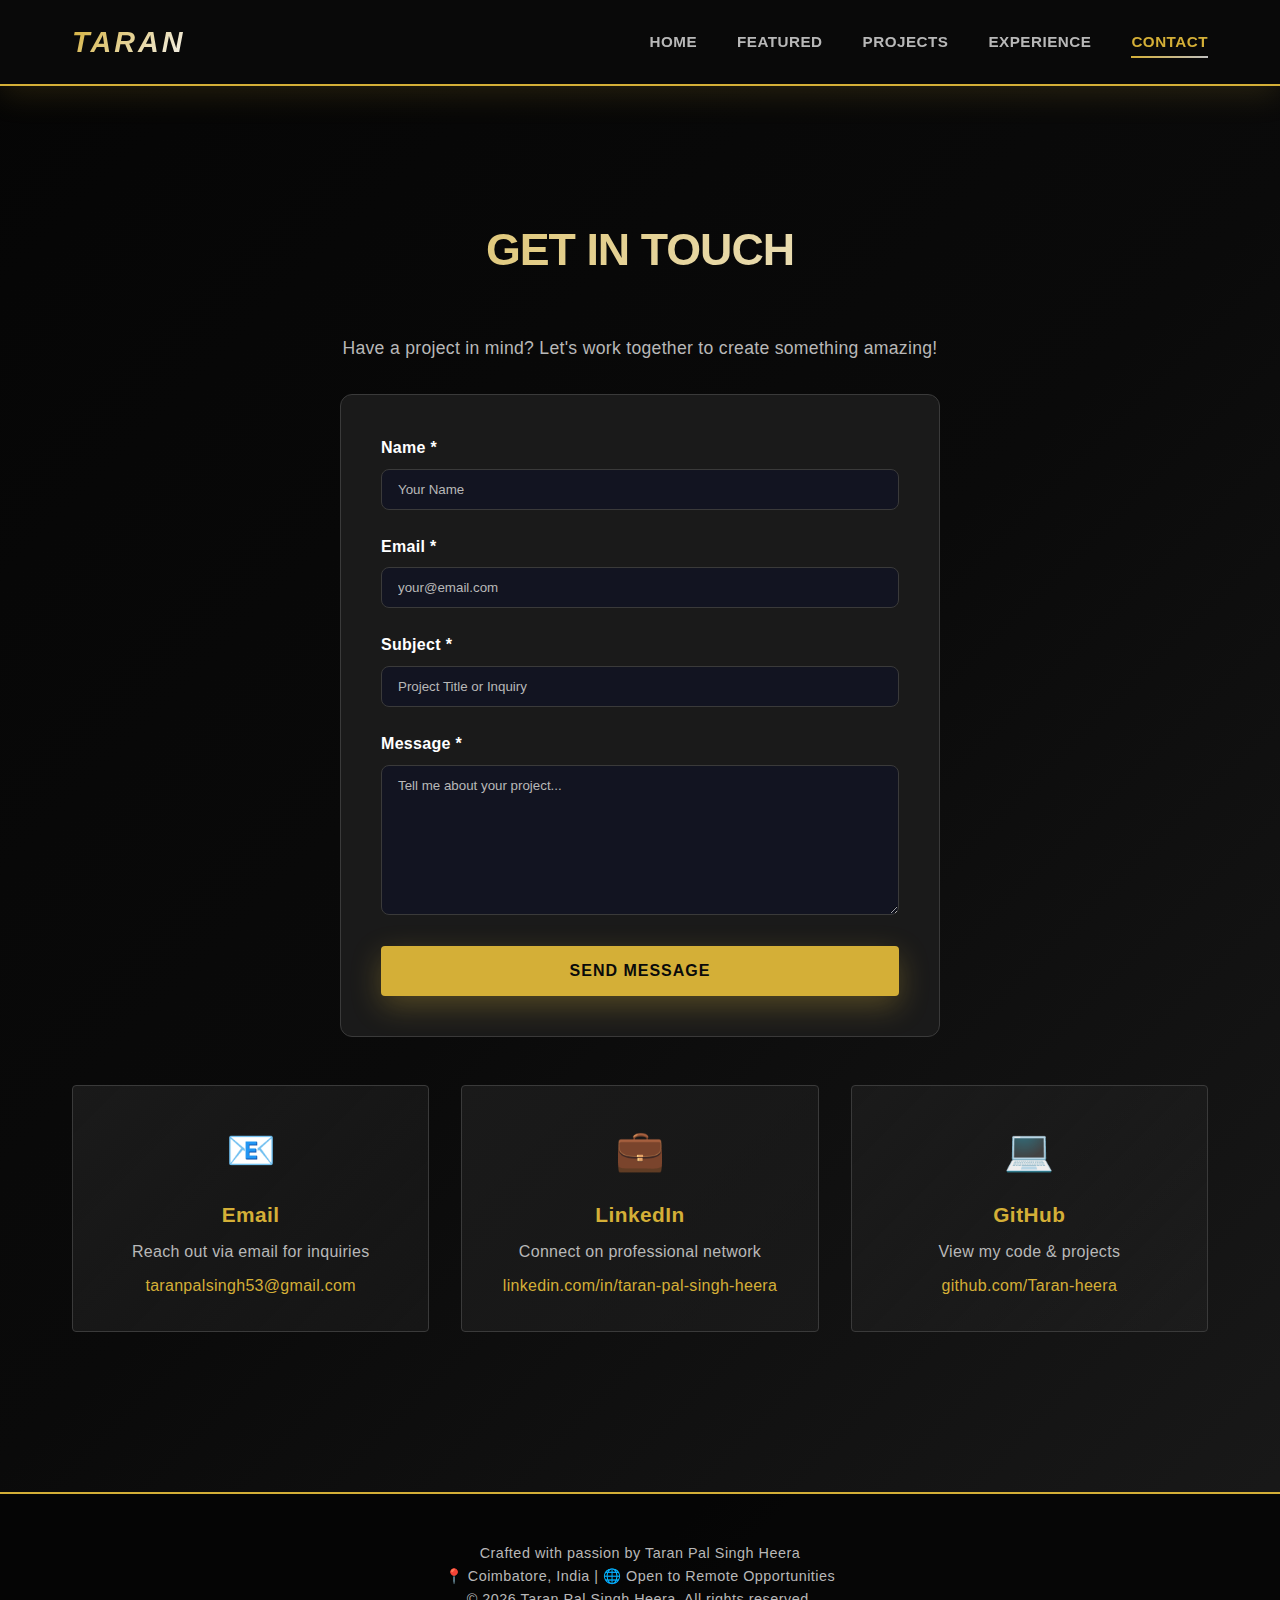
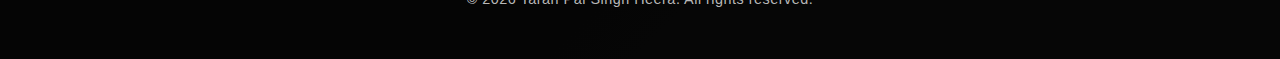
<file: contact.html>
<!DOCTYPE html>
<html lang="en">
<head>
  <meta charset="UTF-8">
  <meta name="viewport" content="width=device-width, initial-scale=1.0">
  <title>Contact - Taran Pal Singh Heera</title>
  <link rel="stylesheet" href="assets/css/style.css">
  <style>
    .contact-form {
      background: var(--bg-card);
      padding: 2.5rem;
      border-radius: 12px;
      border: 1px solid var(--border);
      max-width: 600px;
      margin: 2rem auto;
    }

    .form-group {
      margin-bottom: 1.5rem;
    }

    label {
      display: block;
      margin-bottom: 0.5rem;
      font-weight: 600;
      color: var(--text-primary);
    }

    input, textarea {
      width: 100%;
      padding: 0.75rem 1rem;
      border: 1px solid var(--border);
      background: rgba(10, 14, 39, 0.5);
      color: var(--text-primary);
      border-radius: 8px;
      font-family: inherit;
      transition: all 0.3s ease;
    }

    input:focus, textarea:focus {
      outline: none;
      border-color: var(--primary);
      background: rgba(212, 175, 55, 0.05);
      box-shadow: 0 0 10px rgba(212, 175, 55, 0.2);
    }

    textarea {
      resize: vertical;
      min-height: 150px;
    }

    .form-group input::placeholder,
    .form-group textarea::placeholder {
      color: var(--text-secondary);
    }

    .submit-btn {
      width: 100%;
      background: var(--primary);
      color: var(--bg-dark);
      border: none;
      padding: 1rem;
      border-radius: 4px;
      font-weight: 700;
      font-size: 1rem;
      cursor: pointer;
      transition: all 0.3s ease;
      box-shadow: 0 10px 30px rgba(212, 175, 55, 0.3);
      text-transform: uppercase;
      letter-spacing: 1px;
    }

    .submit-btn:hover {
      transform: translateY(-3px);
      box-shadow: 0 15px 40px rgba(212, 175, 55, 0.5);
    }

    .contact-methods {
      display: grid;
      grid-template-columns: repeat(auto-fit, minmax(250px, 1fr));
      gap: 2rem;
      margin-top: 3rem;
    }

    .contact-method {
      background: linear-gradient(135deg, var(--bg-card) 0%, rgba(42, 42, 42, 0.3) 100%);
      padding: 2rem;
      border-radius: 4px;
      border: 1px solid var(--border);
      text-align: center;
      transition: all 0.3s ease;
    }

    .contact-method:hover {
      border-color: var(--primary);
      transform: translateY(-5px);
      box-shadow: 0 15px 40px rgba(212, 175, 55, 0.2);
    }

    .contact-method-icon {
      font-size: 2.5rem;
      margin-bottom: 1rem;
    }

    .contact-method h3 {
      margin-top: 0;
      font-size: 1.3rem;
    }

    .contact-method a {
      color: var(--primary);
      text-decoration: none;
      transition: all 0.3s ease;
    }

    .contact-method a:hover {
      color: var(--secondary);
      text-decoration: underline;
    }
  </style>
</head>
<body>
  <!-- NAVIGATION -->
  <header>
    <nav class="container">
      <div class="logo">TARAN</div>
      <ul>
        <li><a href="index.html" class="nav-link">Home</a></li>
        <li><a href="index.html#featured" class="nav-link">Featured</a></li>
        <li><a href="projects.html" class="nav-link">Projects</a></li>
        <li><a href="experience.html" class="nav-link">Experience</a></li>
        <li><a href="contact.html" class="nav-link active">Contact</a></li>
      </ul>
    </nav>
  </header>

  <!-- CONTACT SECTION -->
  <section style="min-height: 100vh; padding-top: 8rem;">
    <div class="container">
      <h2 style="margin-top: 0;">Get In Touch</h2>
      <p style="text-align: center; color: var(--text-secondary); font-size: 1.1rem; margin-bottom: 2rem;">
        Have a project in mind? Let's work together to create something amazing!
      </p>

      <!-- CONTACT FORM -->
      <form class="contact-form" id="contactForm" onsubmit="handleSubmit(event)">
        <div class="form-group">
          <label for="name">Name *</label>
          <input type="text" id="name" name="name" placeholder="Your Name" required>
        </div>

        <div class="form-group">
          <label for="email">Email *</label>
          <input type="email" id="email" name="email" placeholder="your@email.com" required>
        </div>

        <div class="form-group">
          <label for="subject">Subject *</label>
          <input type="text" id="subject" name="subject" placeholder="Project Title or Inquiry" required>
        </div>

        <div class="form-group">
          <label for="message">Message *</label>
          <textarea id="message" name="message" placeholder="Tell me about your project..." required></textarea>
        </div>

        <button type="submit" class="submit-btn">Send Message</button>
      </form>

      <!-- CONTACT METHODS -->
      <div class="contact-methods">
        <div class="contact-method">
          <div class="contact-method-icon">📧</div>
          <h3>Email</h3>
          <p style="color: var(--text-secondary); margin: 0.5rem 0;">Reach out via email for inquiries</p>
          <a href="mailto:taranpalsingh53@gmail.com">taranpalsingh53@gmail.com</a>
        </div>

        <div class="contact-method">
          <div class="contact-method-icon">💼</div>
          <h3>LinkedIn</h3>
          <p style="color: var(--text-secondary); margin: 0.5rem 0;">Connect on professional network</p>
          <a href="https://linkedin.com/in/taran-pal-singh-heera" target="_blank">
            linkedin.com/in/taran-pal-singh-heera
          </a>
        </div>

        <div class="contact-method">
          <div class="contact-method-icon">💻</div>
          <h3>GitHub</h3>
          <p style="color: var(--text-secondary); margin: 0.5rem 0;">View my code & projects</p>
          <a href="https://github.com/Taran-heera" target="_blank">
            github.com/Taran-heera
          </a>
        </div>
      </div>

      <!-- RESPONSE MESSAGE -->
      <div id="responseMessage" style="display: none; max-width: 600px; margin: 2rem auto; padding: 1.5rem; border-radius: 12px; text-align: center; font-weight: 600;"></div>
    </div>
  </section>

  <!-- FOOTER -->
  <footer>
    <div class="container">
      <div class="footer-content">
        <p class="footer-main">Crafted with passion by Taran Pal Singh Heera</p>
        <p class="footer-location">📍 Coimbatore, India | 🌐 Open to Remote Opportunities</p>
        <p class="footer-copyright">&copy; 2026 Taran Pal Singh Heera. All rights reserved.</p>
      </div>
    </div>
  </footer>

  <script src="assets/js/main.js"></script>
  <script>
    function handleSubmit(event) {
      event.preventDefault();
      
      // Get form data
      const name = document.getElementById('name').value;
      const email = document.getElementById('email').value;
      const subject = document.getElementById('subject').value;
      const message = document.getElementById('message').value;

      // Create email link
      const emailBody = `Name: ${name}\nEmail: ${email}\n\nMessage:\n${message}`;
      const mailtoLink = `mailto:taranpalsingh53@gmail.com?subject=${encodeURIComponent(subject)}&body=${encodeURIComponent(emailBody)}`;

      // Show response message
      const responseMessage = document.getElementById('responseMessage');
      responseMessage.style.display = 'block';
      responseMessage.style.background = 'rgba(212, 175, 55, 0.1)';
      responseMessage.style.borderLeft = '4px solid var(--primary)';
      responseMessage.style.color = 'var(--primary)';
      responseMessage.innerHTML = '✅ Thank you for your message! I\'ll get back to you soon.';

      // Open default email client
      window.location.href = mailtoLink;

      // Reset form
      document.getElementById('contactForm').reset();

      // Hide message after 5 seconds
      setTimeout(() => {
        responseMessage.style.display = 'none';
      }, 5000);
    }
  </script>
</body>
</html>
</file>
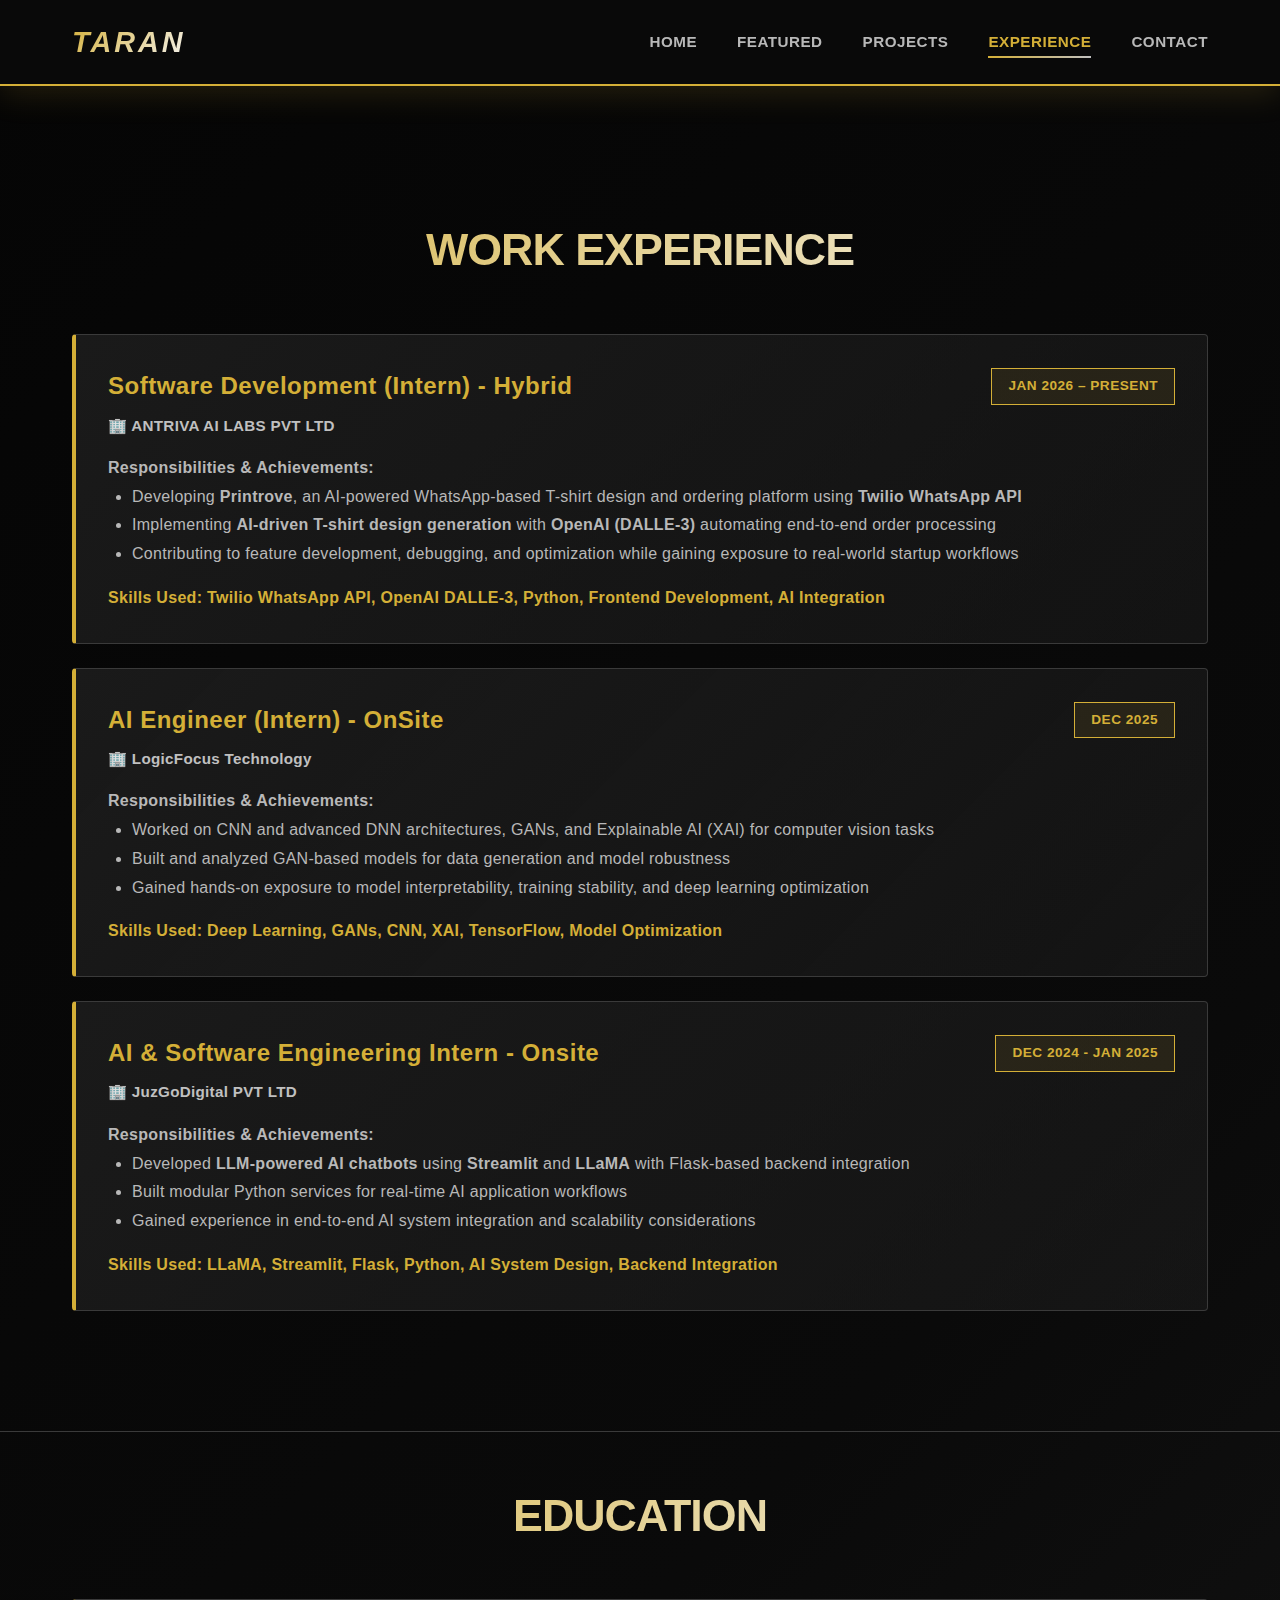
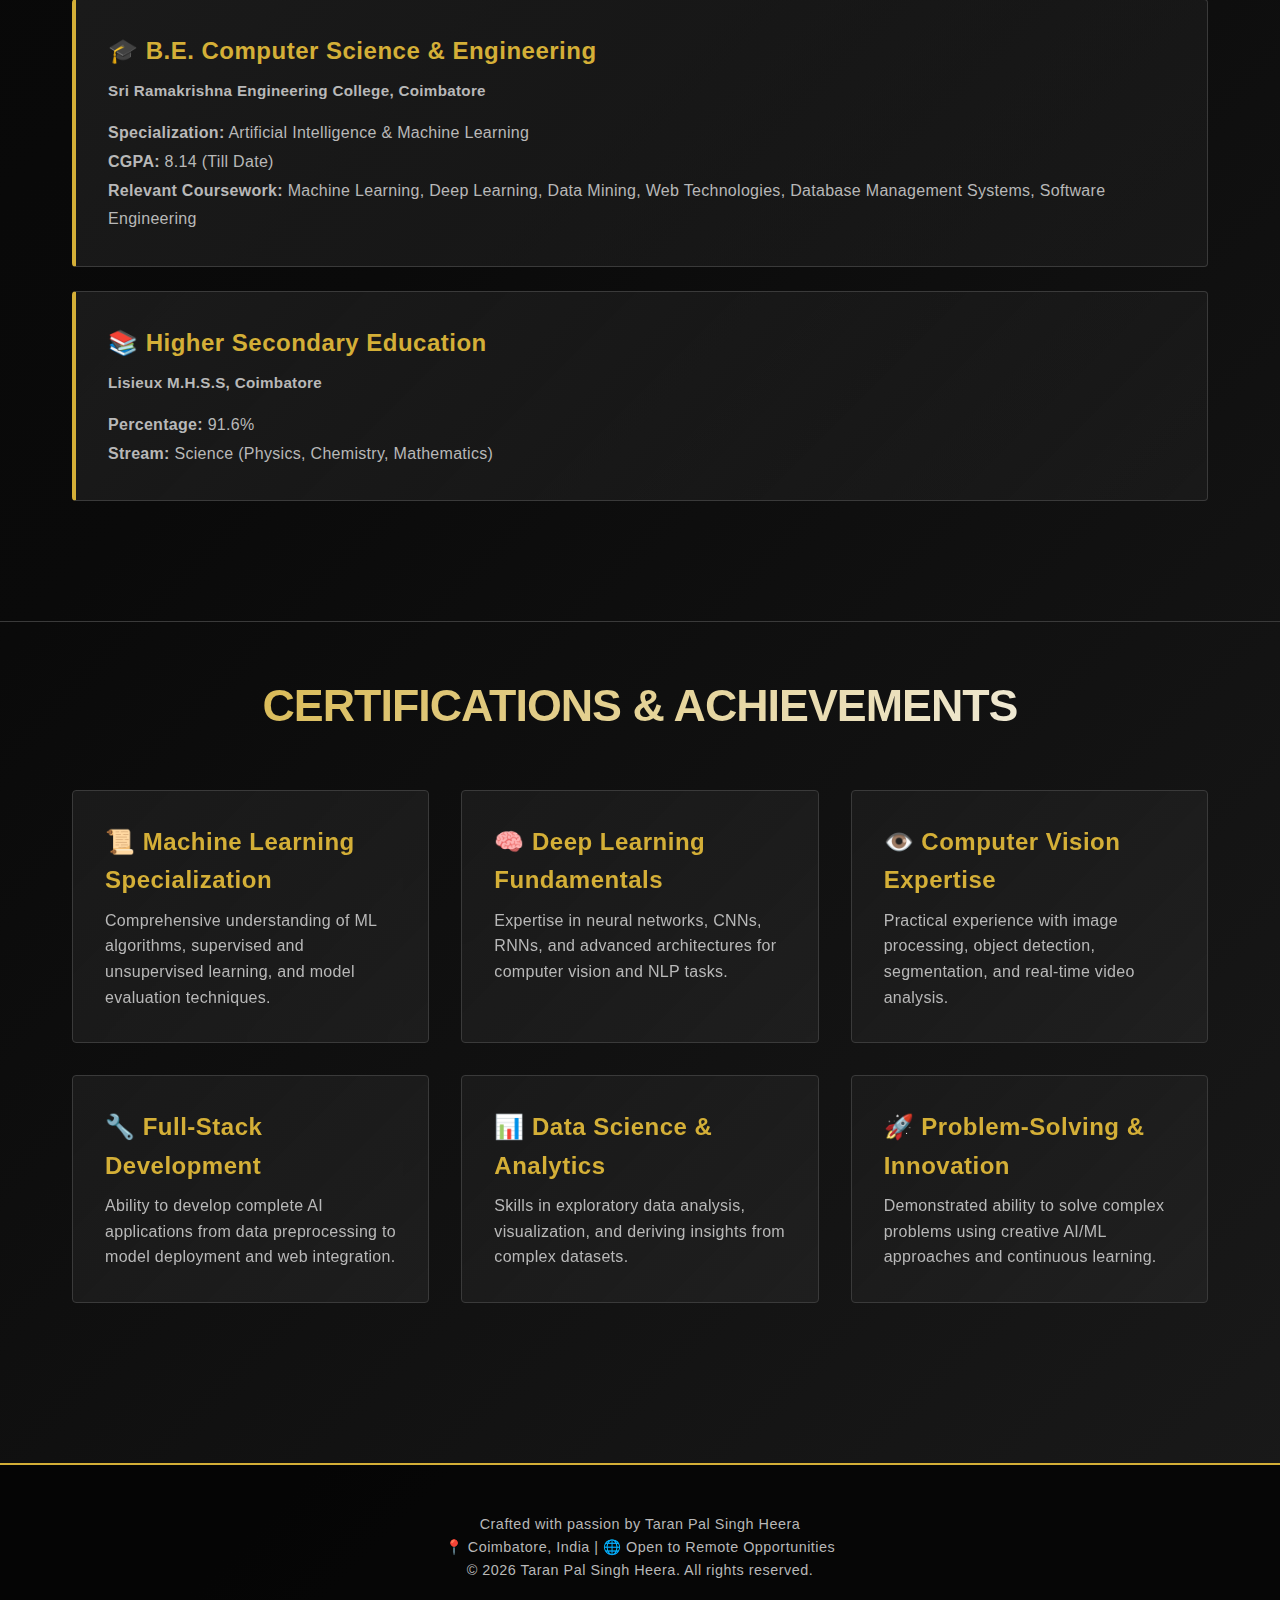
<file: experience.html>
<!DOCTYPE html>
<html lang="en">
<head>
  <meta charset="UTF-8">
  <meta name="viewport" content="width=device-width, initial-scale=1.0">
  <title>Experience - Taran Pal Singh Heera</title>
  <link rel="stylesheet" href="assets/css/style.css">
</head>
<body>
  <!-- NAVIGATION -->
  <header>
    <nav class="container">
      <div class="logo">TARAN</div>
      <ul>
        <li><a href="index.html" class="nav-link">Home</a></li>
        <li><a href="index.html#featured" class="nav-link">Featured</a></li>
        <li><a href="projects.html" class="nav-link">Projects</a></li>
        <li><a href="experience.html" class="nav-link active">Experience</a></li>
        <li><a href="contact.html" class="nav-link">Contact</a></li>
      </ul>
    </nav>
  </header>

  <!-- EXPERIENCE SECTION -->
  <section style="min-height: 100vh; padding-top: 8rem;">
    <div class="container">
      <h2 style="margin-top: 0;">Work Experience</h2>
      
      <div class="experience-list">
        <div class="experience-item fade-in">
          <h3>
            Software Development (Intern) - Hybrid
            <span class="experience-date">Jan 2026 – Present</span>
          </h3>
          <p class="experience-company">🏢 ANTRIVA AI LABS PVT LTD</p>
          <p class="experience-description">
            <strong>Responsibilities & Achievements:</strong>
          </p>
          <ul style="color: var(--text-secondary); margin-left: 1.5rem; line-height: 1.8;">
            <li>Developing <strong>Printrove</strong>, an AI-powered WhatsApp-based T-shirt design and ordering platform using <strong>Twilio WhatsApp API</strong></li>
            <li>Implementing <strong>AI-driven T-shirt design generation</strong> with <strong>OpenAI (DALLE-3)</strong> automating end-to-end order processing</li>
            <li>Contributing to feature development, debugging, and optimization while gaining exposure to real-world startup workflows</li>
          </ul>
          <p style="color: var(--primary); margin-top: 1rem; font-weight: 600;">
            <strong>Skills Used:</strong> Twilio WhatsApp API, OpenAI DALLE-3, Python, Frontend Development, AI Integration
          </p>
        </div>

        <div class="experience-item fade-in">
          <h3>
            AI Engineer (Intern) - OnSite
            <span class="experience-date">Dec 2025</span>
          </h3>
          <p class="experience-company">🏢 LogicFocus Technology</p>
          <p class="experience-description">
            <strong>Responsibilities & Achievements:</strong>
          </p>
          <ul style="color: var(--text-secondary); margin-left: 1.5rem; line-height: 1.8;">
            <li>Worked on CNN and advanced DNN architectures, GANs, and Explainable AI (XAI) for computer vision tasks</li>
            <li>Built and analyzed GAN-based models for data generation and model robustness</li>
            <li>Gained hands-on exposure to model interpretability, training stability, and deep learning optimization</li>
          </ul>
          <p style="color: var(--primary); margin-top: 1rem; font-weight: 600;">
            <strong>Skills Used:</strong> Deep Learning, GANs, CNN, XAI, TensorFlow, Model Optimization
          </p>
        </div>

        <div class="experience-item fade-in">
          <h3>
            AI & Software Engineering Intern - Onsite
            <span class="experience-date">Dec 2024 - Jan 2025</span>
          </h3>
          <p class="experience-company">🏢 JuzGoDigital PVT LTD</p>
          <p class="experience-description">
            <strong>Responsibilities & Achievements:</strong>
          </p>
          <ul style="color: var(--text-secondary); margin-left: 1.5rem; line-height: 1.8;">
            <li>Developed <strong>LLM-powered AI chatbots</strong> using <strong>Streamlit</strong> and <strong>LLaMA</strong> with Flask-based backend integration</li>
            <li>Built modular Python services for real-time AI application workflows</li>
            <li>Gained experience in end-to-end AI system integration and scalability considerations</li>
          </ul>
          <p style="color: var(--primary); margin-top: 1rem; font-weight: 600;">
            <strong>Skills Used:</strong> LLaMA, Streamlit, Flask, Python, AI System Design, Backend Integration
          </p>
        </div>
      </div>
    </div>
  </section>

  <!-- EDUCATION SECTION -->
  <section style="padding-top: 3rem;">
    <div class="container">
      <h2>Education</h2>
      
      <div class="education-list">
        <div class="education-item fade-in">
          <h3>🎓 B.E. Computer Science & Engineering</h3>
          <p class="education-school">Sri Ramakrishna Engineering College, Coimbatore</p>
          <div class="education-details">
            <p><strong>Specialization:</strong> Artificial Intelligence & Machine Learning</p>
            <p><strong>CGPA:</strong> 8.14 (Till Date)</p>
            <p><strong>Relevant Coursework:</strong> Machine Learning, Deep Learning, Data Mining, Web Technologies, Database Management Systems, Software Engineering</p>
          </div>
        </div>

        <div class="education-item fade-in">
          <h3>📚 Higher Secondary Education</h3>
          <p class="education-school">Lisieux M.H.S.S, Coimbatore</p>
          <div class="education-details">
            <p><strong>Percentage:</strong> 91.6%</p>
            <p><strong>Stream:</strong> Science (Physics, Chemistry, Mathematics)</p>
          </div>
        </div>
      </div>
    </div>
  </section>

  <!-- CERTIFICATIONS SECTION -->
  <section style="padding-top: 3rem;">
    <div class="container">
      <h2>Certifications & Achievements</h2>
      
      <div class="skills-grid">
        <div class="skill-card fade-in">
          <h3>📜 Machine Learning Specialization</h3>
          <p>Comprehensive understanding of ML algorithms, supervised and unsupervised learning, and model evaluation techniques.</p>
        </div>

        <div class="skill-card fade-in">
          <h3>🧠 Deep Learning Fundamentals</h3>
          <p>Expertise in neural networks, CNNs, RNNs, and advanced architectures for computer vision and NLP tasks.</p>
        </div>

        <div class="skill-card fade-in">
          <h3>👁️ Computer Vision Expertise</h3>
          <p>Practical experience with image processing, object detection, segmentation, and real-time video analysis.</p>
        </div>

        <div class="skill-card fade-in">
          <h3>🔧 Full-Stack Development</h3>
          <p>Ability to develop complete AI applications from data preprocessing to model deployment and web integration.</p>
        </div>

        <div class="skill-card fade-in">
          <h3>📊 Data Science & Analytics</h3>
          <p>Skills in exploratory data analysis, visualization, and deriving insights from complex datasets.</p>
        </div>

        <div class="skill-card fade-in">
          <h3>🚀 Problem-Solving & Innovation</h3>
          <p>Demonstrated ability to solve complex problems using creative AI/ML approaches and continuous learning.</p>
        </div>
      </div>
    </div>
  </section>

  <!-- FOOTER -->
  <footer>
    <div class="container">
      <div class="footer-content">
        <p class="footer-main">Crafted with passion by Taran Pal Singh Heera</p>
        <p class="footer-location">📍 Coimbatore, India | 🌐 Open to Remote Opportunities</p>
        <p class="footer-copyright">&copy; 2026 Taran Pal Singh Heera. All rights reserved.</p>
      </div>
    </div>
  </footer>

  <script src="assets/js/main.js"></script>
</body>
</html>
</file>
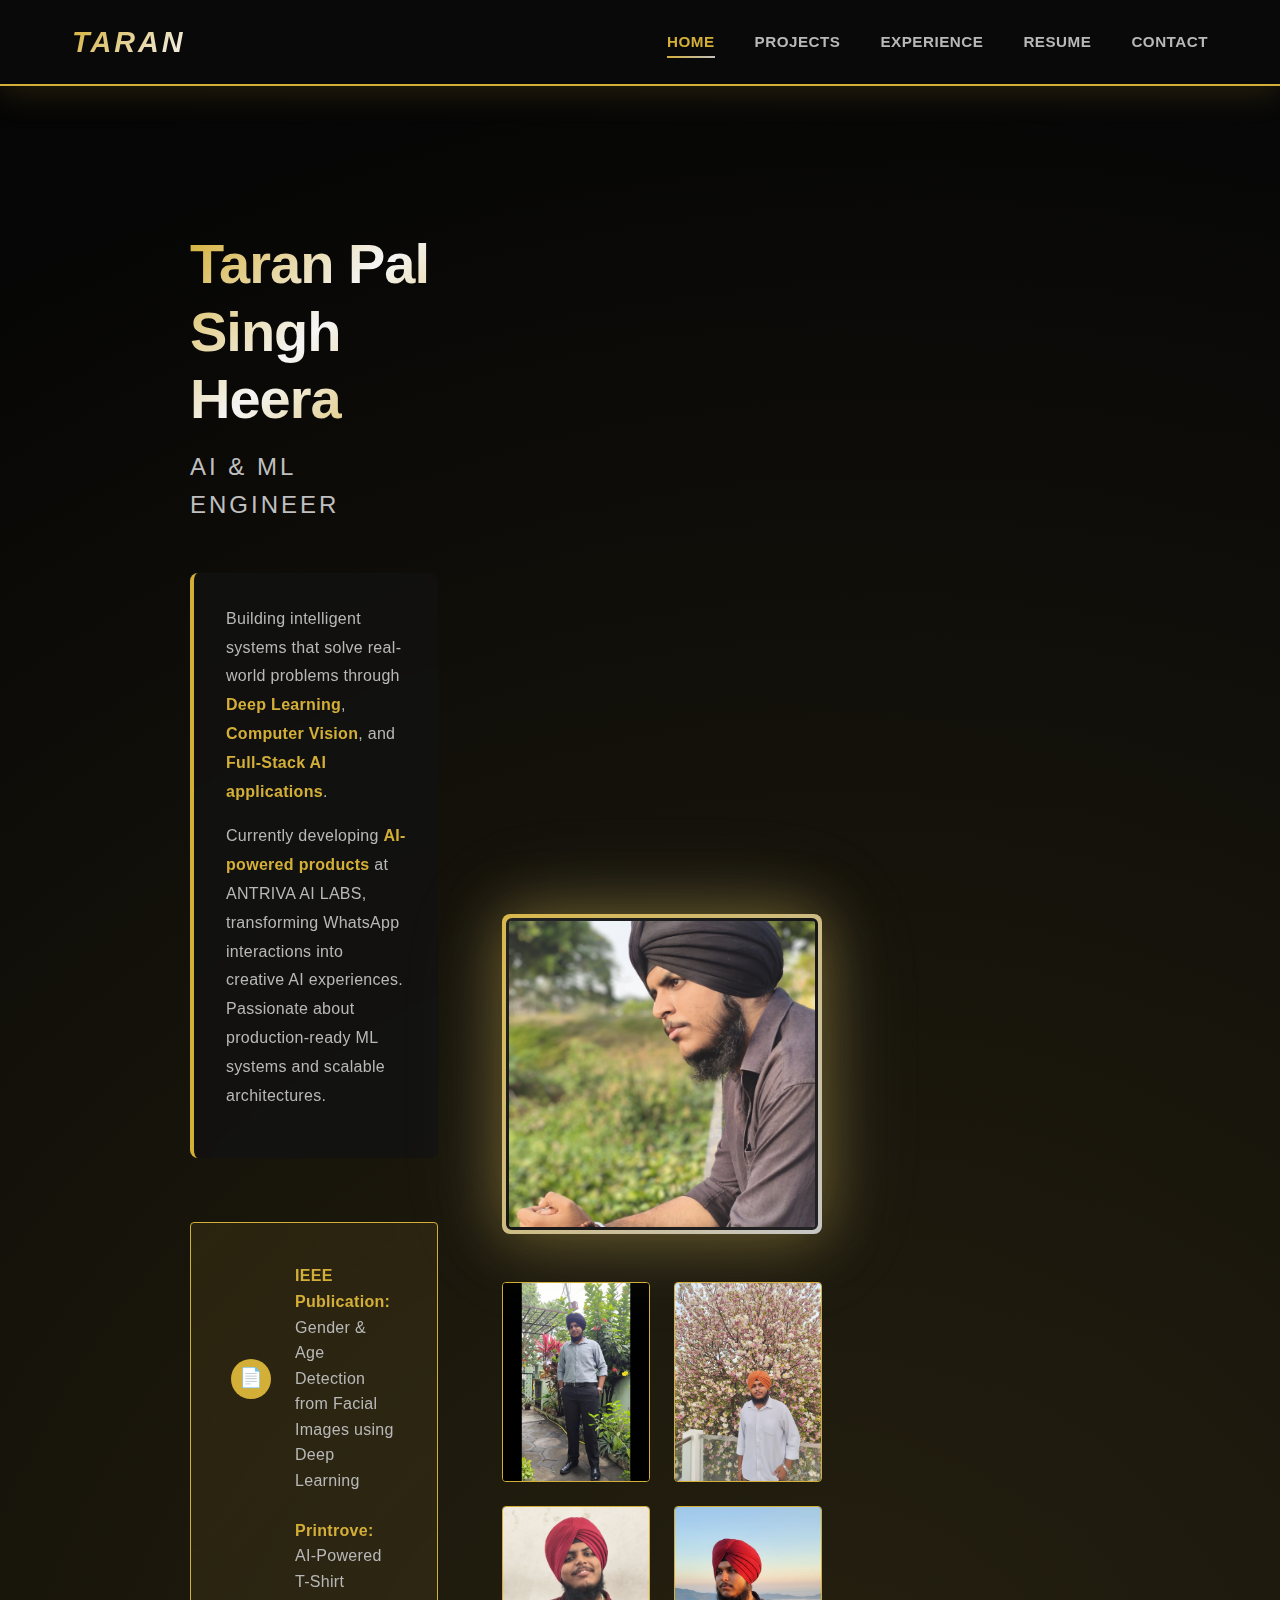
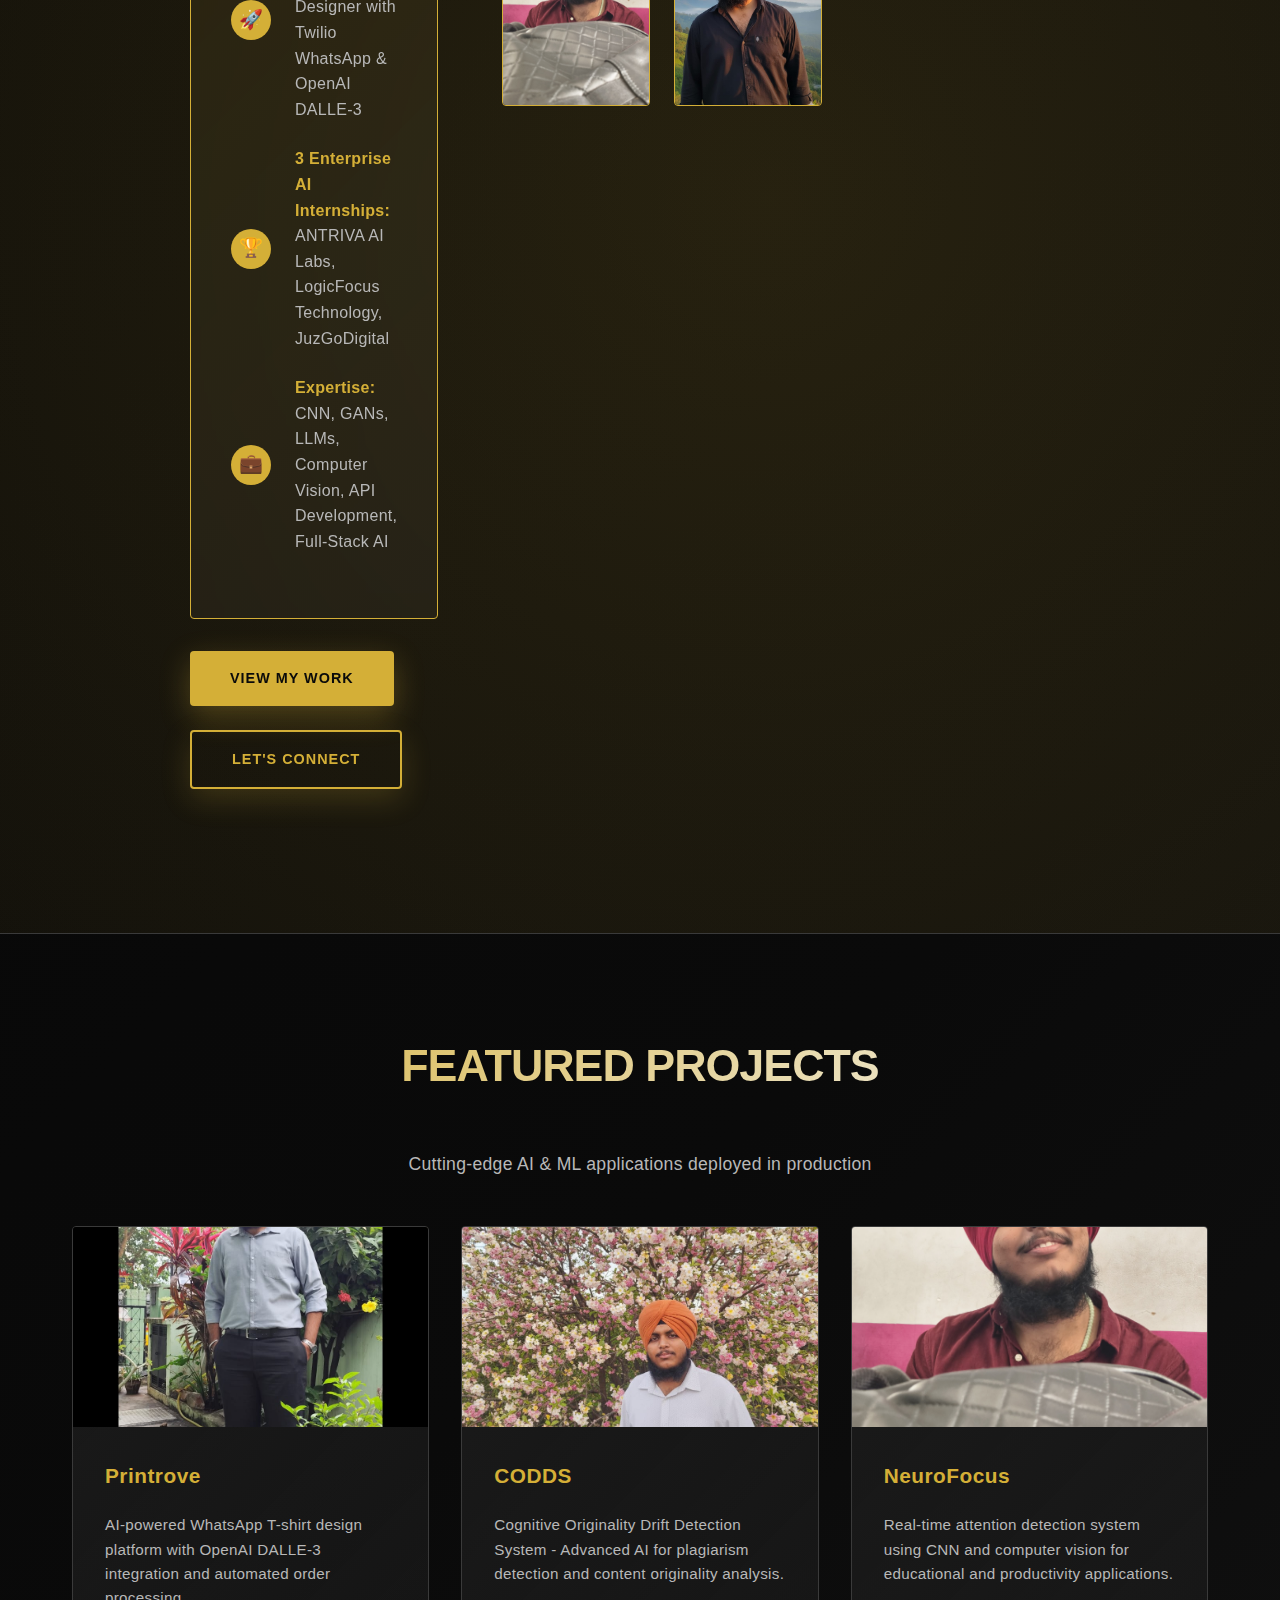
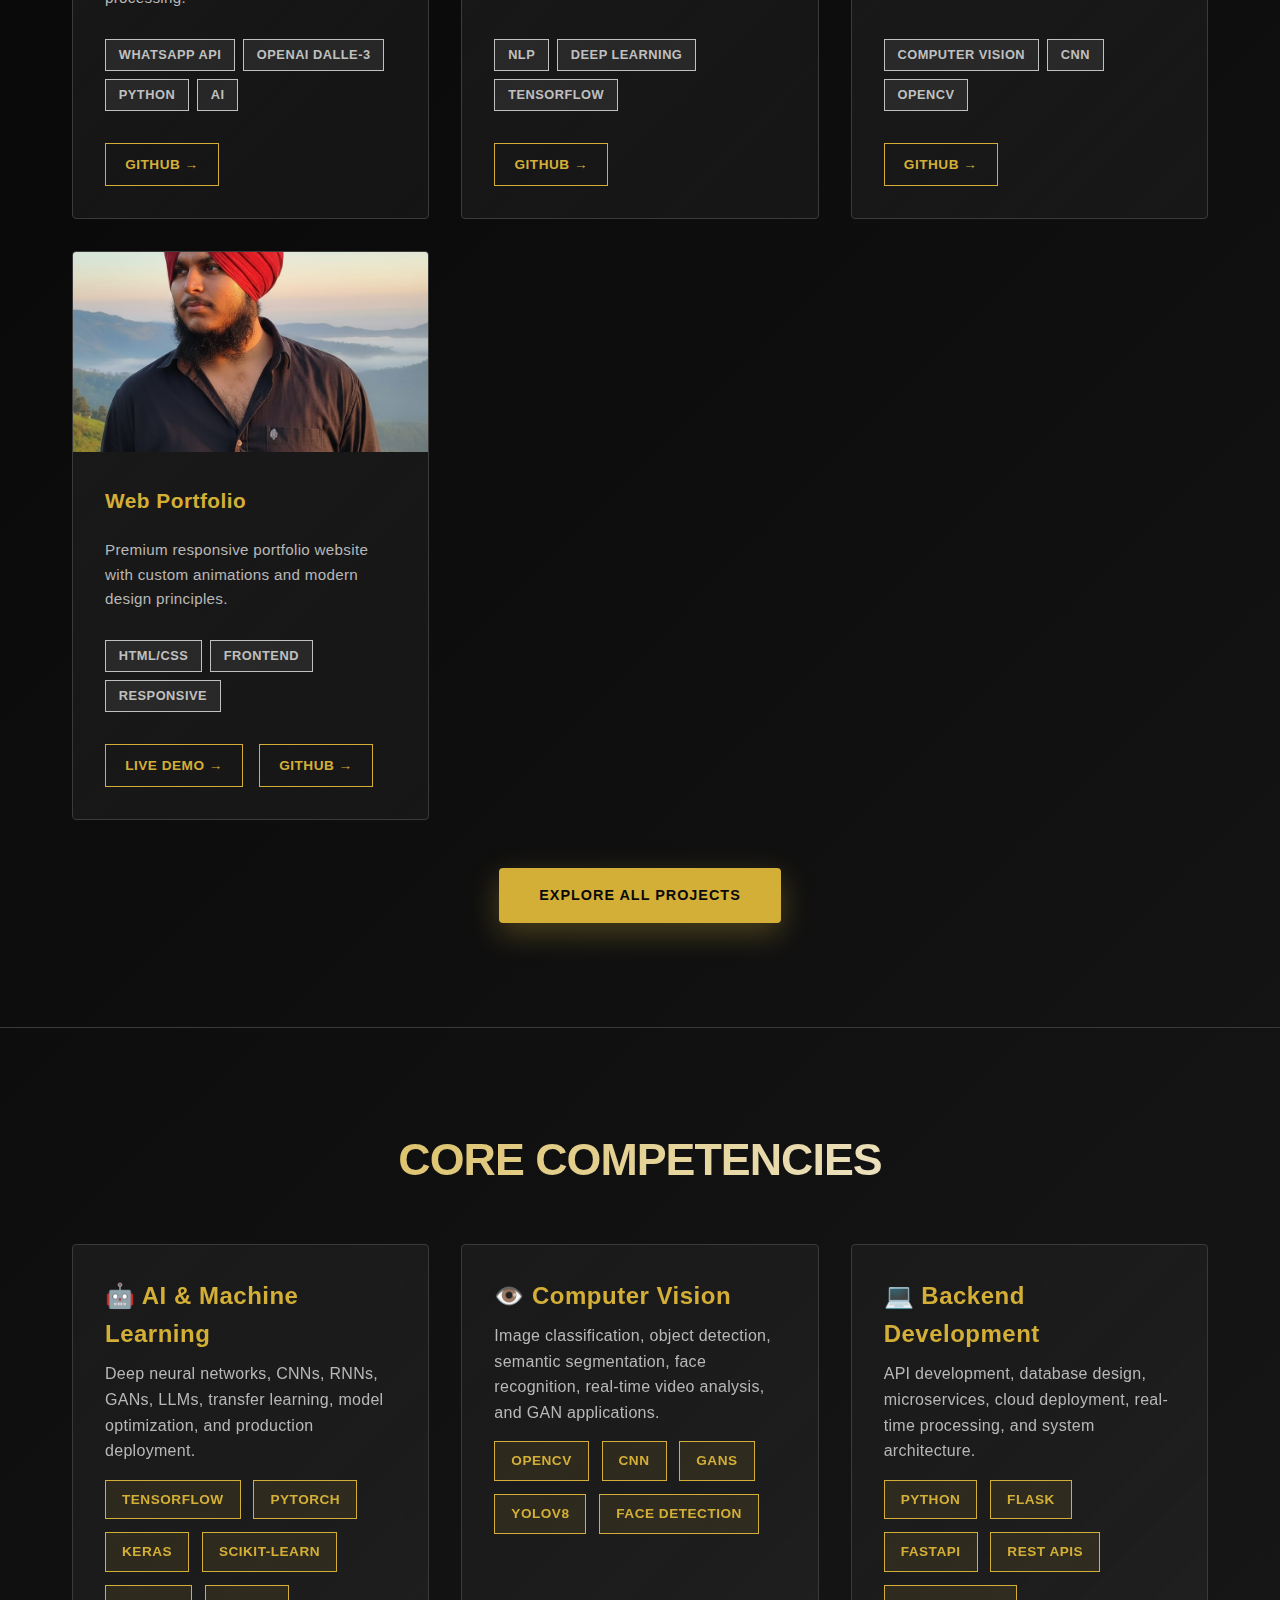
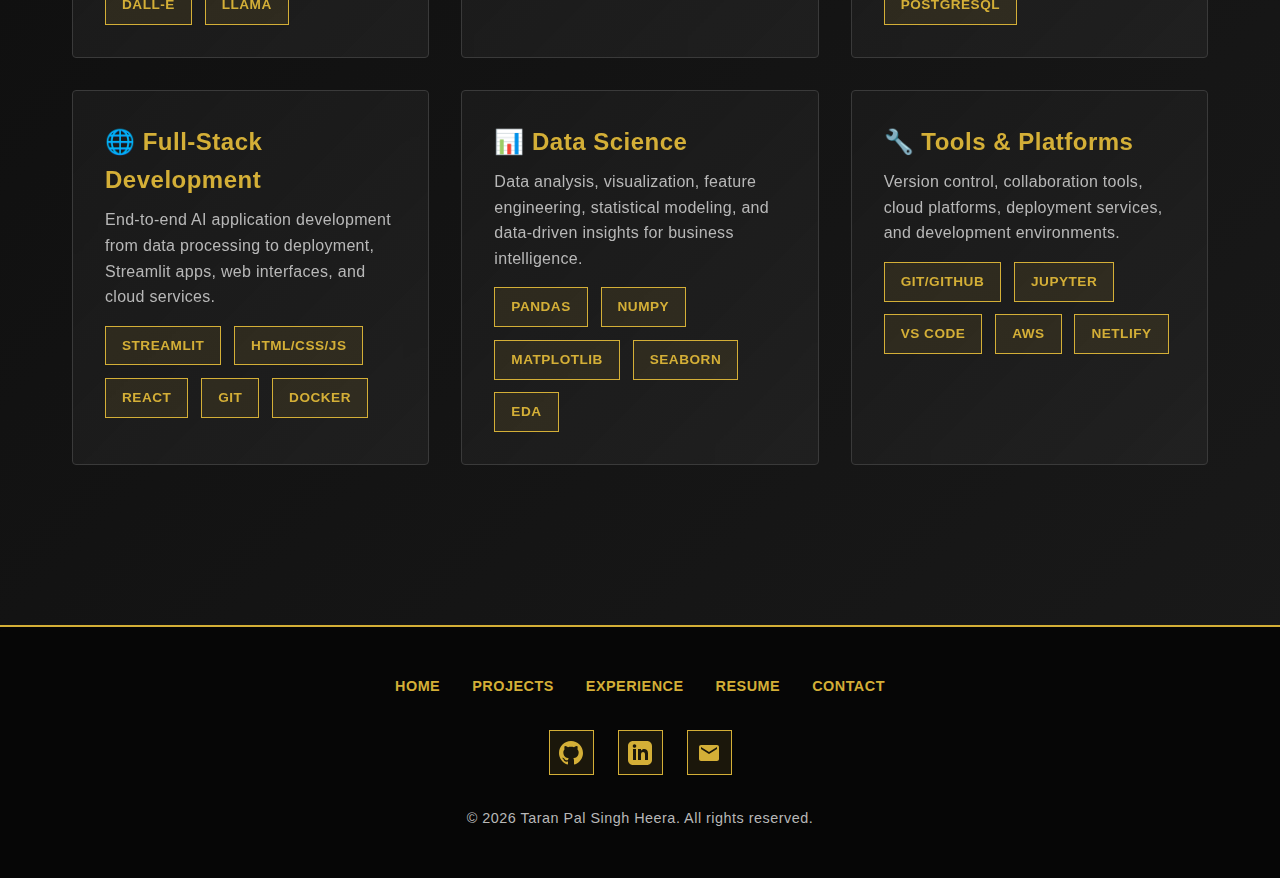
<file: index-new.html>
<!DOCTYPE html>
<html lang="en">
<head>
  <meta charset="UTF-8">
  <meta name="viewport" content="width=device-width, initial-scale=1.0">
  <title>Taran Pal Singh Heera - AI & ML Engineer</title>
  <link rel="stylesheet" href="assets/css/style.css">
  <style>
    /* Premium Wings.Design Inspired Animations */
    @keyframes float-slow {
      0%, 100% { transform: translateY(0px) rotateZ(-1deg); }
      50% { transform: translateY(20px) rotateZ(1deg); }
    }

    @keyframes slide-in-right {
      from {
        opacity: 0;
        transform: translateX(100px);
      }
      to {
        opacity: 1;
        transform: translateX(0);
      }
    }

    @keyframes gradient-shift {
      0%, 100% { background-position: 0% 50%; }
      50% { background-position: 100% 50%; }
    }

    .hero {
      position: relative;
      overflow: hidden;
      min-height: 120vh;
    }

    .hero::before {
      content: '';
      position: absolute;
      top: -50%;
      right: -50%;
      width: 200%;
      height: 200%;
      background: radial-gradient(circle at 30% 60%, rgba(212, 175, 55, 0.15) 0%, transparent 50%);
      animation: float-slow 8s ease-in-out infinite;
      z-index: 0;
    }

    .background-images {
      position: absolute;
      top: 0;
      right: 0;
      width: 40%;
      height: 100%;
      z-index: 1;
      opacity: 0.1;
      pointer-events: none;
      background-size: cover;
      background-position: center;
    }

    .hero-content {
      position: relative;
      z-index: 2;
      padding: 80px 0;
    }

    .full-name {
      font-size: 4.5rem;
      font-weight: 900;
      background: linear-gradient(135deg, #d4af37 0%, #ffffff 50%, #d4af37 100%);
      background-size: 200% 200%;
      -webkit-background-clip: text;
      -webkit-text-fill-color: transparent;
      background-clip: text;
      line-height: 1.1;
      letter-spacing: -2px;
      margin-bottom: 1rem;
      animation: gradient-shift 6s ease infinite;
    }

    .tagline-premium {
      font-size: 1.5rem;
      color: #c0c0c0;
      font-weight: 300;
      letter-spacing: 3px;
      text-transform: uppercase;
      margin-bottom: 3rem;
    }

    .hero-images {
      display: grid;
      grid-template-columns: repeat(2, 1fr);
      gap: 1.5rem;
      margin-top: 3rem;
      max-width: 500px;
    }

    .hero-img {
      width: 100%;
      height: 200px;
      border-radius: 4px;
      overflow: hidden;
      border: 1px solid #d4af37;
      animation: float-slow 6s ease-in-out infinite;
    }

    .hero-img img {
      width: 100%;
      height: 100%;
      object-fit: cover;
      transition: transform 0.3s ease;
    }

    .hero-img:hover img {
      transform: scale(1.1);
    }

    .achievements-highlight {
      background: linear-gradient(135deg, rgba(212, 175, 55, 0.1) 0%, rgba(192, 192, 192, 0.05) 100%);
      border: 1px solid #d4af37;
      border-radius: 4px;
      padding: 2.5rem;
      margin-top: 4rem;
      backdrop-filter: blur(10px);
    }

    .achievement-item {
      display: flex;
      align-items: center;
      gap: 1.5rem;
      margin-bottom: 1.5rem;
    }

    .achievement-icon {
      width: 40px;
      height: 40px;
      background: #d4af37;
      border-radius: 50%;
      display: flex;
      align-items: center;
      justify-content: center;
      color: #0a0a0a;
      font-size: 1.2rem;
      flex-shrink: 0;
      font-weight: 900;
    }

    .achievement-text {
      color: var(--text-secondary);
      line-height: 1.6;
    }

    .achievement-text strong {
      color: #d4af37;
      font-weight: 700;
    }

    @media (max-width: 1024px) {
      .hero-content {
        display: grid;
        grid-template-columns: 1fr;
        gap: 3rem;
      }

      .full-name {
        font-size: 3.5rem;
      }

      .hero-images {
        margin: 2rem auto;
      }
    }

    @media (max-width: 768px) {
      .hero-images {
        grid-template-columns: 1fr;
        max-width: 300px;
      }

      .full-name {
        font-size: 2.5rem;
      }

      .tagline-premium {
        font-size: 1.2rem;
      }

      .achievements-highlight {
        padding: 1.5rem;
      }

      .achievement-item {
        flex-direction: column;
        text-align: center;
      }
    }
  </style>
</head>
<body>
  <!-- NAVIGATION -->
  <header>
    <nav class="container">
      <div class="logo">TARAN</div>
      <ul>
        <li><a href="#home" class="nav-link active">Home</a></li>
        <li><a href="projects.html" class="nav-link">Projects</a></li>
        <li><a href="experience.html" class="nav-link">Experience</a></li>
        <li><a href="resume.html" class="nav-link">Resume</a></li>
        <li><a href="contact.html" class="nav-link">Contact</a></li>
      </ul>
    </nav>
  </header>

  <!-- HERO SECTION -->
  <section class="hero" id="home">
    <div class="background-images"></div>
    <div class="container">
      <div class="hero-content">
        <div style="display: grid; grid-template-columns: 1fr 1fr; gap: 4rem; align-items: center;">
          <div>
            <h1 class="full-name">Taran Pal Singh Heera</h1>
            <p class="tagline-premium">AI & ML Engineer</p>
            
            <div class="hero-description">
              <p>Building intelligent systems that solve real-world problems through <strong>Deep Learning</strong>, <strong>Computer Vision</strong>, and <strong>Full-Stack AI applications</strong>.</p>
              <p>Currently developing <strong>AI-powered products</strong> at ANTRIVA AI LABS, transforming WhatsApp interactions into creative AI experiences. Passionate about production-ready ML systems and scalable architectures.</p>
            </div>

            <div class="achievements-highlight">
              <div class="achievement-item">
                <div class="achievement-icon">📄</div>
                <div class="achievement-text">
                  <strong>IEEE Publication:</strong> Gender & Age Detection from Facial Images using Deep Learning
                </div>
              </div>
              <div class="achievement-item">
                <div class="achievement-icon">🚀</div>
                <div class="achievement-text">
                  <strong>Printrove:</strong> AI-Powered T-Shirt Designer with Twilio WhatsApp & OpenAI DALLE-3
                </div>
              </div>
              <div class="achievement-item">
                <div class="achievement-icon">🏆</div>
                <div class="achievement-text">
                  <strong>3 Enterprise AI Internships:</strong> ANTRIVA AI Labs, LogicFocus Technology, JuzGoDigital
                </div>
              </div>
              <div class="achievement-item">
                <div class="achievement-icon">💼</div>
                <div class="achievement-text">
                  <strong>Expertise:</strong> CNN, GANs, LLMs, Computer Vision, API Development, Full-Stack AI
                </div>
              </div>
            </div>

            <div class="cta-buttons">
              <a href="projects.html" class="btn btn-primary">View My Work</a>
              <a href="contact.html" class="btn btn-secondary">Let's Connect</a>
            </div>
          </div>

          <div>
            <div class="hero-image">
              <img src="assets/images/profile.jpeg" alt="Taran Pal Singh Heera">
            </div>
            
            <div class="hero-images">
              <div class="hero-img">
                <img src="assets/images/WhatsApp Image 2026-02-08 at 9.55.41 AM.jpeg" alt="Project showcase">
              </div>
              <div class="hero-img">
                <img src="assets/images/WhatsApp Image 2026-02-08 at 9.55.43 AM.jpeg" alt="Project showcase">
              </div>
              <div class="hero-img">
                <img src="assets/images/WhatsApp Image 2026-02-08 at 9.55.41 AM (1).jpeg" alt="Project showcase">
              </div>
              <div class="hero-img">
                <img src="assets/images/WhatsApp Image 2026-02-08 at 9.55.43 AM (1).jpeg" alt="Project showcase">
              </div>
            </div>
          </div>
        </div>
      </div>
    </div>
  </section>

  <!-- FEATURED PROJECTS SECTION -->
  <section id="projects">
    <div class="container">
      <h2>Featured Projects</h2>
      <p style="text-align: center; color: var(--text-secondary); font-size: 1.1rem; margin-bottom: 3rem;">
        Cutting-edge AI & ML applications deployed in production
      </p>
      
      <div class="projects-grid">
        <div class="project-card fade-in">
          <div class="project-image">
            <img src="assets/images/WhatsApp Image 2026-02-08 at 9.55.41 AM.jpeg" alt="Printrove">
          </div>
          <div class="project-info">
            <h3>Printrove</h3>
            <p class="project-description">AI-powered WhatsApp T-shirt design platform with OpenAI DALLE-3 integration and automated order processing.</p>
            <div class="project-tags">
              <span class="tag">WhatsApp API</span>
              <span class="tag">OpenAI DALLE-3</span>
              <span class="tag">Python</span>
              <span class="tag">AI</span>
            </div>
            <div class="project-links">
              <a href="https://github.com/Taran-heera" target="_blank">GitHub →</a>
            </div>
          </div>
        </div>

        <div class="project-card fade-in">
          <div class="project-image">
            <img src="assets/images/WhatsApp Image 2026-02-08 at 9.55.43 AM.jpeg" alt="CODDS">
          </div>
          <div class="project-info">
            <h3>CODDS</h3>
            <p class="project-description">Cognitive Originality Drift Detection System - Advanced AI for plagiarism detection and content originality analysis.</p>
            <div class="project-tags">
              <span class="tag">NLP</span>
              <span class="tag">Deep Learning</span>
              <span class="tag">TensorFlow</span>
            </div>
            <div class="project-links">
              <a href="https://github.com/Taran-heera/CODDS" target="_blank">GitHub →</a>
            </div>
          </div>
        </div>

        <div class="project-card fade-in">
          <div class="project-image">
            <img src="assets/images/WhatsApp Image 2026-02-08 at 9.55.41 AM (1).jpeg" alt="NeuroFocus">
          </div>
          <div class="project-info">
            <h3>NeuroFocus</h3>
            <p class="project-description">Real-time attention detection system using CNN and computer vision for educational and productivity applications.</p>
            <div class="project-tags">
              <span class="tag">Computer Vision</span>
              <span class="tag">CNN</span>
              <span class="tag">OpenCV</span>
            </div>
            <div class="project-links">
              <a href="https://github.com/Taran-heera/NeuroFocus" target="_blank">GitHub →</a>
            </div>
          </div>
        </div>

        <div class="project-card fade-in">
          <div class="project-image">
            <img src="assets/images/WhatsApp Image 2026-02-08 at 9.55.43 AM (1).jpeg" alt="Portfolio Website">
          </div>
          <div class="project-info">
            <h3>Web Portfolio</h3>
            <p class="project-description">Premium responsive portfolio website with custom animations and modern design principles.</p>
            <div class="project-tags">
              <span class="tag">HTML/CSS</span>
              <span class="tag">Frontend</span>
              <span class="tag">Responsive</span>
            </div>
            <div class="project-links">
              <a href="https://lighthearted-pasca-7e48a7.netlify.app/" target="_blank">Live Demo →</a>
              <a href="https://github.com/Taran-heera" target="_blank">GitHub →</a>
            </div>
          </div>
        </div>
      </div>

      <div style="text-align: center; margin-top: 3rem;">
        <a href="projects.html" class="btn btn-primary">Explore All Projects</a>
      </div>
    </div>
  </section>

  <!-- SKILLS SECTION -->
  <section id="skills">
    <div class="container">
      <h2>Core Competencies</h2>
      
      <div class="skills-grid">
        <div class="skill-card fade-in">
          <h3>🤖 AI & Machine Learning</h3>
          <p>Deep neural networks, CNNs, RNNs, GANs, LLMs, transfer learning, model optimization, and production deployment.</p>
          <div class="skills-list">
            <span class="skill-tag">TensorFlow</span>
            <span class="skill-tag">PyTorch</span>
            <span class="skill-tag">Keras</span>
            <span class="skill-tag">Scikit-learn</span>
            <span class="skill-tag">DALL-E</span>
            <span class="skill-tag">LLaMA</span>
          </div>
        </div>

        <div class="skill-card fade-in">
          <h3>👁️ Computer Vision</h3>
          <p>Image classification, object detection, semantic segmentation, face recognition, real-time video analysis, and GAN applications.</p>
          <div class="skills-list">
            <span class="skill-tag">OpenCV</span>
            <span class="skill-tag">CNN</span>
            <span class="skill-tag">GANs</span>
            <span class="skill-tag">YOLOv8</span>
            <span class="skill-tag">Face Detection</span>
          </div>
        </div>

        <div class="skill-card fade-in">
          <h3>💻 Backend Development</h3>
          <p>API development, database design, microservices, cloud deployment, real-time processing, and system architecture.</p>
          <div class="skills-list">
            <span class="skill-tag">Python</span>
            <span class="skill-tag">Flask</span>
            <span class="skill-tag">FastAPI</span>
            <span class="skill-tag">REST APIs</span>
            <span class="skill-tag">PostgreSQL</span>
          </div>
        </div>

        <div class="skill-card fade-in">
          <h3>🌐 Full-Stack Development</h3>
          <p>End-to-end AI application development from data processing to deployment, Streamlit apps, web interfaces, and cloud services.</p>
          <div class="skills-list">
            <span class="skill-tag">Streamlit</span>
            <span class="skill-tag">HTML/CSS/JS</span>
            <span class="skill-tag">React</span>
            <span class="skill-tag">Git</span>
            <span class="skill-tag">Docker</span>
          </div>
        </div>

        <div class="skill-card fade-in">
          <h3>📊 Data Science</h3>
          <p>Data analysis, visualization, feature engineering, statistical modeling, and data-driven insights for business intelligence.</p>
          <div class="skills-list">
            <span class="skill-tag">Pandas</span>
            <span class="skill-tag">NumPy</span>
            <span class="skill-tag">Matplotlib</span>
            <span class="skill-tag">Seaborn</span>
            <span class="skill-tag">EDA</span>
          </div>
        </div>

        <div class="skill-card fade-in">
          <h3>🔧 Tools & Platforms</h3>
          <p>Version control, collaboration tools, cloud platforms, deployment services, and development environments.</p>
          <div class="skills-list">
            <span class="skill-tag">Git/GitHub</span>
            <span class="skill-tag">Jupyter</span>
            <span class="skill-tag">VS Code</span>
            <span class="skill-tag">AWS</span>
            <span class="skill-tag">Netlify</span>
          </div>
        </div>
      </div>
    </div>
  </section>

  <!-- FOOTER -->
  <footer>
    <div class="container">
      <div class="footer-links">
        <a href="#home">Home</a>
        <a href="projects.html">Projects</a>
        <a href="experience.html">Experience</a>
        <a href="resume.html">Resume</a>
        <a href="contact.html">Contact</a>
      </div>

      <div class="social-links">
        <a href="https://github.com/Taran-heera" target="_blank" title="GitHub">
          <svg width="24" height="24" viewBox="0 0 24 24" fill="currentColor">
            <path d="M12 0c-6.626 0-12 5.373-12 12 0 5.302 3.438 9.8 8.207 11.387.599.111.793-.261.793-.577v-2.234c-3.338.726-4.033-1.416-4.033-1.416-.546-1.387-1.333-1.756-1.333-1.756-1.089-.745.083-.729.083-.729 1.205.084 1.839 1.237 1.839 1.237 1.07 1.834 2.807 1.304 3.492.997.107-.775.418-1.305.762-1.604-2.665-.305-5.467-1.334-5.467-5.931 0-1.311.469-2.381 1.236-3.221-.124-.303-.535-1.524.117-3.176 0 0 1.008-.322 3.301 1.23.957-.266 1.983-.399 3.003-.404 1.02.005 2.047.138 3.006.404 2.291-1.552 3.297-1.23 3.297-1.23.653 1.653.242 2.874.118 3.176.77.84 1.235 1.911 1.235 3.221 0 4.609-2.807 5.624-5.479 5.921.43.372.823 1.102.823 2.222v3.293c0 .319.192.694.801.576 4.765-1.589 8.199-6.086 8.199-11.386 0-6.627-5.373-12-12-12z"/>
          </svg>
        </a>
        <a href="https://linkedin.com/in/taran-pal-singh-heera" target="_blank" title="LinkedIn">
          <svg width="24" height="24" viewBox="0 0 24 24" fill="currentColor">
            <path d="M19 0h-14c-2.761 0-5 2.239-5 5v14c0 2.761 2.239 5 5 5h14c2.762 0 5-2.239 5-5v-14c0-2.761-2.238-5-5-5zm-11 19h-3v-11h3v11zm-1.5-12.268c-.966 0-1.75-.79-1.75-1.764s.784-1.764 1.75-1.764 1.75.79 1.75 1.764-.783 1.764-1.75 1.764zm13.5 12.268h-3v-5.604c0-3.368-4-3.113-4 0v5.604h-3v-11h3v1.765c1.396-2.586 7-2.777 7 2.476v6.759z"/>
          </svg>
        </a>
        <a href="mailto:taranpalsingh53@gmail.com" title="Email">
          <svg width="24" height="24" viewBox="0 0 24 24" fill="currentColor">
            <path d="M20 4H4c-1.1 0-1.99.9-1.99 2L2 18c0 1.1.9 2 2 2h16c1.1 0 2-.9 2-2V6c0-1.1-.9-2-2-2zm0 4l-8 5-8-5V6l8 5 8-5v2z"/>
          </svg>
        </a>
      </div>

      <p>&copy; 2026 Taran Pal Singh Heera. All rights reserved.</p>
    </div>
  </footer>

  <script src="assets/js/main.js"></script>
</body>
</html>
</file>
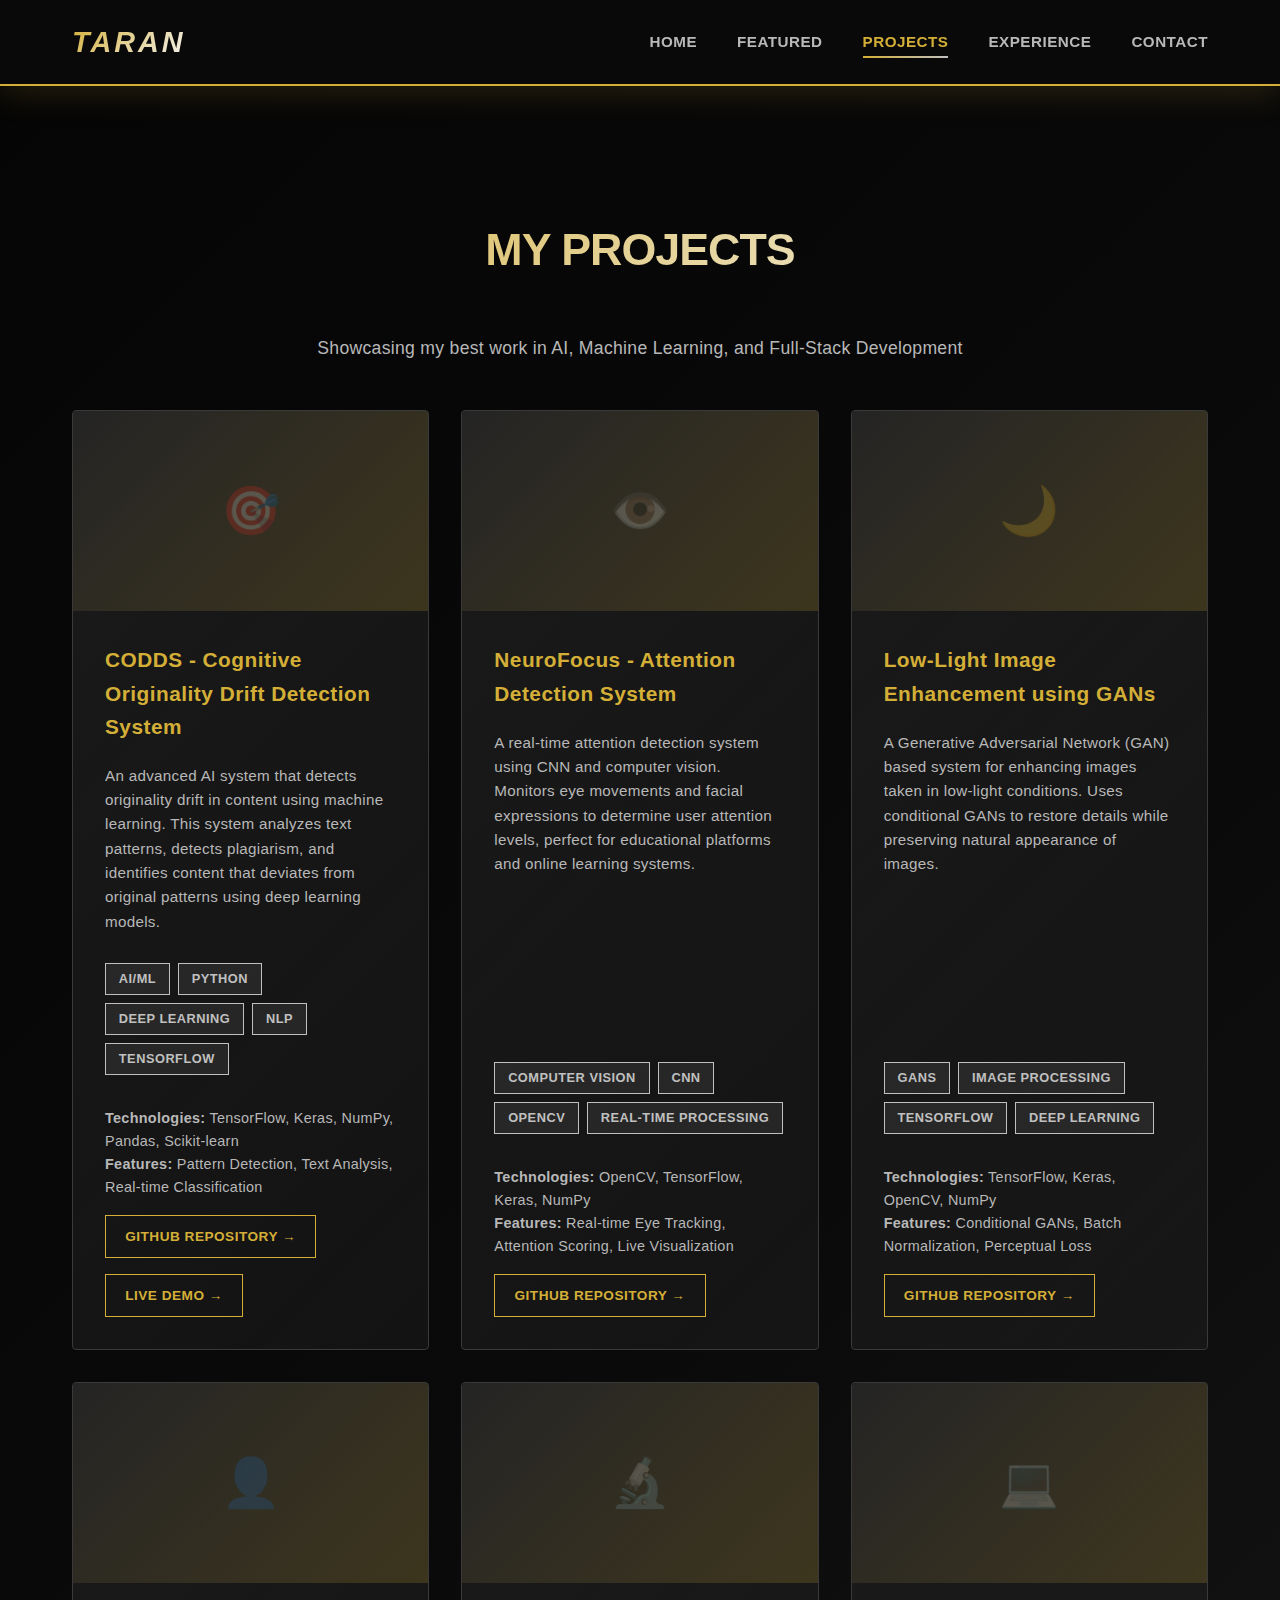
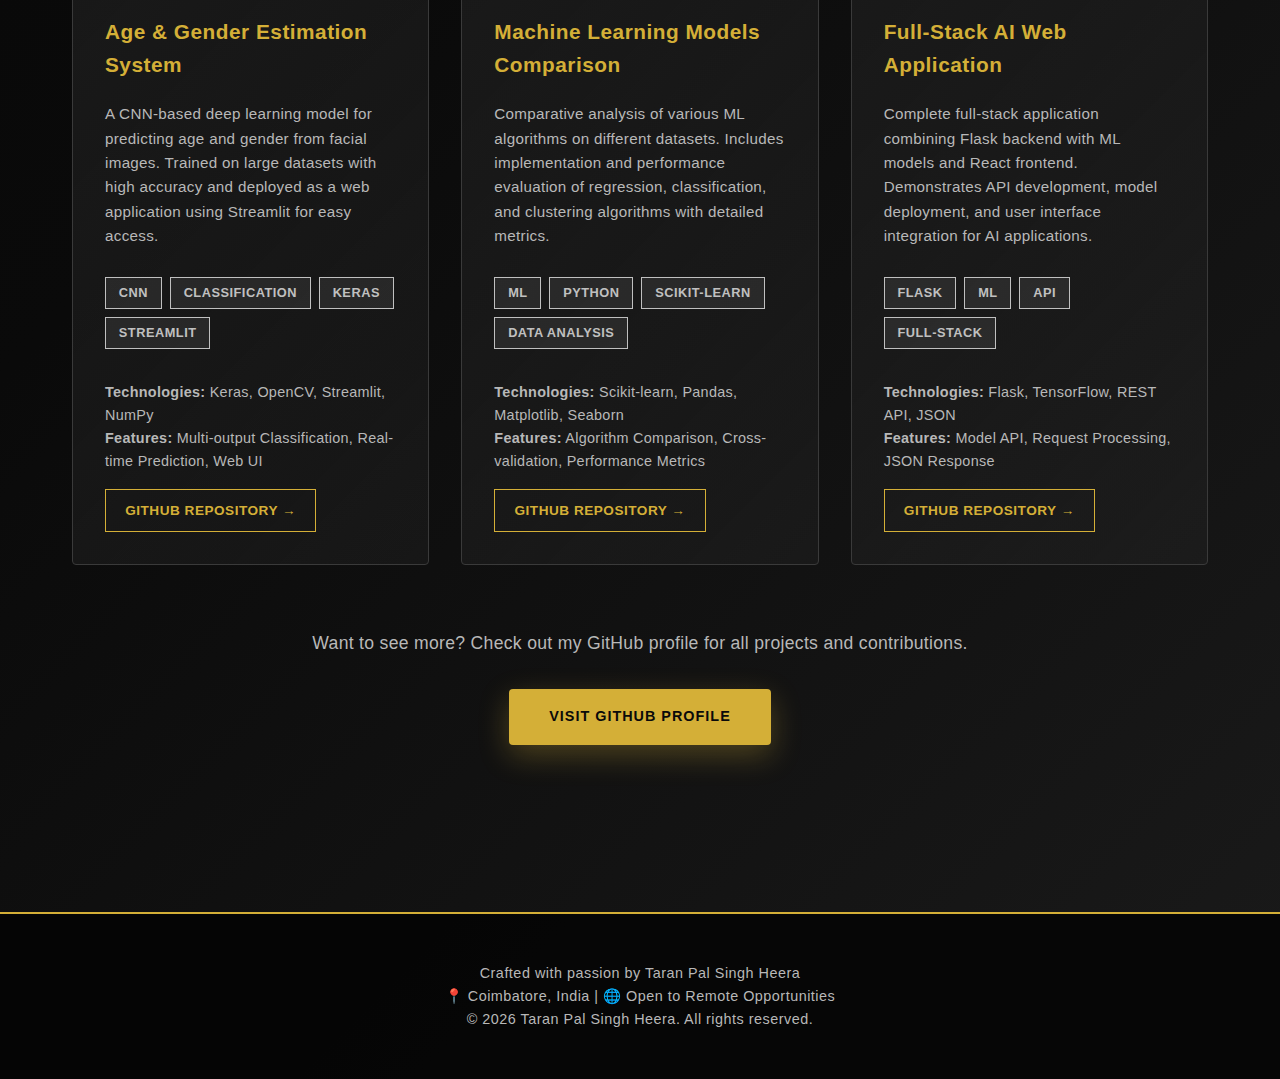
<file: projects.html>
<!DOCTYPE html>
<html lang="en">
<head>
  <meta charset="UTF-8">
  <meta name="viewport" content="width=device-width, initial-scale=1.0">
  <title>Projects - Taran Pal Singh Heera</title>
  <link rel="stylesheet" href="assets/css/style.css">
</head>
<body>
  <!-- NAVIGATION -->
  <header>
    <nav class="container">
      <div class="logo">TARAN</div>
      <ul>
        <li><a href="index.html" class="nav-link">Home</a></li>
        <li><a href="index.html#featured" class="nav-link">Featured</a></li>
        <li><a href="projects.html" class="nav-link active">Projects</a></li>
        <li><a href="experience.html" class="nav-link">Experience</a></li>
        <li><a href="contact.html" class="nav-link">Contact</a></li>
      </ul>
    </nav>
  </header>

  <!-- PROJECTS SECTION -->
  <section style="min-height: 100vh; padding-top: 8rem;">
    <div class="container">
      <h2 style="margin-top: 0;">My Projects</h2>
      <p style="text-align: center; color: var(--text-secondary); font-size: 1.1rem; margin-bottom: 3rem;">
        Showcasing my best work in AI, Machine Learning, and Full-Stack Development
      </p>
      
      <div class="projects-grid">
        <!-- PROJECT 1 -->
        <div class="project-card fade-in">
          <div class="project-image">🎯</div>
          <div class="project-info">
            <h3>CODDS - Cognitive Originality Drift Detection System</h3>
            <p class="project-description">
              An advanced AI system that detects originality drift in content using machine learning. This system analyzes text patterns, detects plagiarism, and identifies content that deviates from original patterns using deep learning models.
            </p>
            <div class="project-tags">
              <span class="tag">AI/ML</span>
              <span class="tag">Python</span>
              <span class="tag">Deep Learning</span>
              <span class="tag">NLP</span>
              <span class="tag">TensorFlow</span>
            </div>
            <p style="color: var(--text-secondary); font-size: 0.9rem; margin-top: 1rem;">
              <strong>Technologies:</strong> TensorFlow, Keras, NumPy, Pandas, Scikit-learn<br>
              <strong>Features:</strong> Pattern Detection, Text Analysis, Real-time Classification
            </p>
            <div class="project-links">
              <a href="https://github.com/Taran-heera/CODDS" target="_blank">GitHub Repository →</a>
              <a href="https://github.com/Taran-heera/CODDS" target="_blank">Live Demo →</a>
            </div>
          </div>
        </div>

        <!-- PROJECT 2 -->
        <div class="project-card fade-in">
          <div class="project-image">👁️</div>
          <div class="project-info">
            <h3>NeuroFocus - Attention Detection System</h3>
            <p class="project-description">
              A real-time attention detection system using CNN and computer vision. Monitors eye movements and facial expressions to determine user attention levels, perfect for educational platforms and online learning systems.
            </p>
            <div class="project-tags">
              <span class="tag">Computer Vision</span>
              <span class="tag">CNN</span>
              <span class="tag">OpenCV</span>
              <span class="tag">Real-time Processing</span>
            </div>
            <p style="color: var(--text-secondary); font-size: 0.9rem; margin-top: 1rem;">
              <strong>Technologies:</strong> OpenCV, TensorFlow, Keras, NumPy<br>
              <strong>Features:</strong> Real-time Eye Tracking, Attention Scoring, Live Visualization
            </p>
            <div class="project-links">
              <a href="https://github.com/Taran-heera/NeuroFocus" target="_blank">GitHub Repository →</a>
            </div>
          </div>
        </div>

        <!-- PROJECT 3 -->
        <div class="project-card fade-in">
          <div class="project-image">🌙</div>
          <div class="project-info">
            <h3>Low-Light Image Enhancement using GANs</h3>
            <p class="project-description">
              A Generative Adversarial Network (GAN) based system for enhancing images taken in low-light conditions. Uses conditional GANs to restore details while preserving natural appearance of images.
            </p>
            <div class="project-tags">
              <span class="tag">GANs</span>
              <span class="tag">Image Processing</span>
              <span class="tag">TensorFlow</span>
              <span class="tag">Deep Learning</span>
            </div>
            <p style="color: var(--text-secondary); font-size: 0.9rem; margin-top: 1rem;">
              <strong>Technologies:</strong> TensorFlow, Keras, OpenCV, NumPy<br>
              <strong>Features:</strong> Conditional GANs, Batch Normalization, Perceptual Loss
            </p>
            <div class="project-links">
              <a href="https://github.com/Taran-heera/Low-Light-Image-Enhancement" target="_blank">GitHub Repository →</a>
            </div>
          </div>
        </div>

        <!-- PROJECT 4 -->
        <div class="project-card fade-in">
          <div class="project-image">👤</div>
          <div class="project-info">
            <h3>Age & Gender Estimation System</h3>
            <p class="project-description">
              A CNN-based deep learning model for predicting age and gender from facial images. Trained on large datasets with high accuracy and deployed as a web application using Streamlit for easy access.
            </p>
            <div class="project-tags">
              <span class="tag">CNN</span>
              <span class="tag">Classification</span>
              <span class="tag">Keras</span>
              <span class="tag">Streamlit</span>
            </div>
            <p style="color: var(--text-secondary); font-size: 0.9rem; margin-top: 1rem;">
              <strong>Technologies:</strong> Keras, OpenCV, Streamlit, NumPy<br>
              <strong>Features:</strong> Multi-output Classification, Real-time Prediction, Web UI
            </p>
            <div class="project-links">
              <a href="https://github.com/Taran-heera/Age-Gender-Estimation" target="_blank">GitHub Repository →</a>
            </div>
          </div>
        </div>

        <!-- PROJECT 5 -->
        <div class="project-card fade-in">
          <div class="project-image">🔬</div>
          <div class="project-info">
            <h3>Machine Learning Models Comparison</h3>
            <p class="project-description">
              Comparative analysis of various ML algorithms on different datasets. Includes implementation and performance evaluation of regression, classification, and clustering algorithms with detailed metrics.
            </p>
            <div class="project-tags">
              <span class="tag">ML</span>
              <span class="tag">Python</span>
              <span class="tag">Scikit-learn</span>
              <span class="tag">Data Analysis</span>
            </div>
            <p style="color: var(--text-secondary); font-size: 0.9rem; margin-top: 1rem;">
              <strong>Technologies:</strong> Scikit-learn, Pandas, Matplotlib, Seaborn<br>
              <strong>Features:</strong> Algorithm Comparison, Cross-validation, Performance Metrics
            </p>
            <div class="project-links">
              <a href="https://github.com/Taran-heera" target="_blank">GitHub Repository →</a>
            </div>
          </div>
        </div>

        <!-- PROJECT 6 -->
        <div class="project-card fade-in">
          <div class="project-image">💻</div>
          <div class="project-info">
            <h3>Full-Stack AI Web Application</h3>
            <p class="project-description">
              Complete full-stack application combining Flask backend with ML models and React frontend. Demonstrates API development, model deployment, and user interface integration for AI applications.
            </p>
            <div class="project-tags">
              <span class="tag">Flask</span>
              <span class="tag">ML</span>
              <span class="tag">API</span>
              <span class="tag">Full-Stack</span>
            </div>
            <p style="color: var(--text-secondary); font-size: 0.9rem; margin-top: 1rem;">
              <strong>Technologies:</strong> Flask, TensorFlow, REST API, JSON<br>
              <strong>Features:</strong> Model API, Request Processing, JSON Response
            </p>
            <div class="project-links">
              <a href="https://github.com/Taran-heera" target="_blank">GitHub Repository →</a>
            </div>
          </div>
        </div>
      </div>

      <div style="text-align: center; margin-top: 4rem;">
        <p style="color: var(--text-secondary); font-size: 1.1rem; margin-bottom: 2rem;">
          Want to see more? Check out my GitHub profile for all projects and contributions.
        </p>
        <a href="https://github.com/Taran-heera" target="_blank" class="btn btn-primary">Visit GitHub Profile</a>
      </div>
    </div>
  </section>

  <!-- FOOTER -->
  <footer>
    <div class="container">
      <div class="footer-content">
        <p class="footer-main">Crafted with passion by Taran Pal Singh Heera</p>
        <p class="footer-location">📍 Coimbatore, India | 🌐 Open to Remote Opportunities</p>
        <p class="footer-copyright">&copy; 2026 Taran Pal Singh Heera. All rights reserved.</p>
      </div>
    </div>
  </footer>

  <script src="assets/js/main.js"></script>
</body>
</html>
</file>
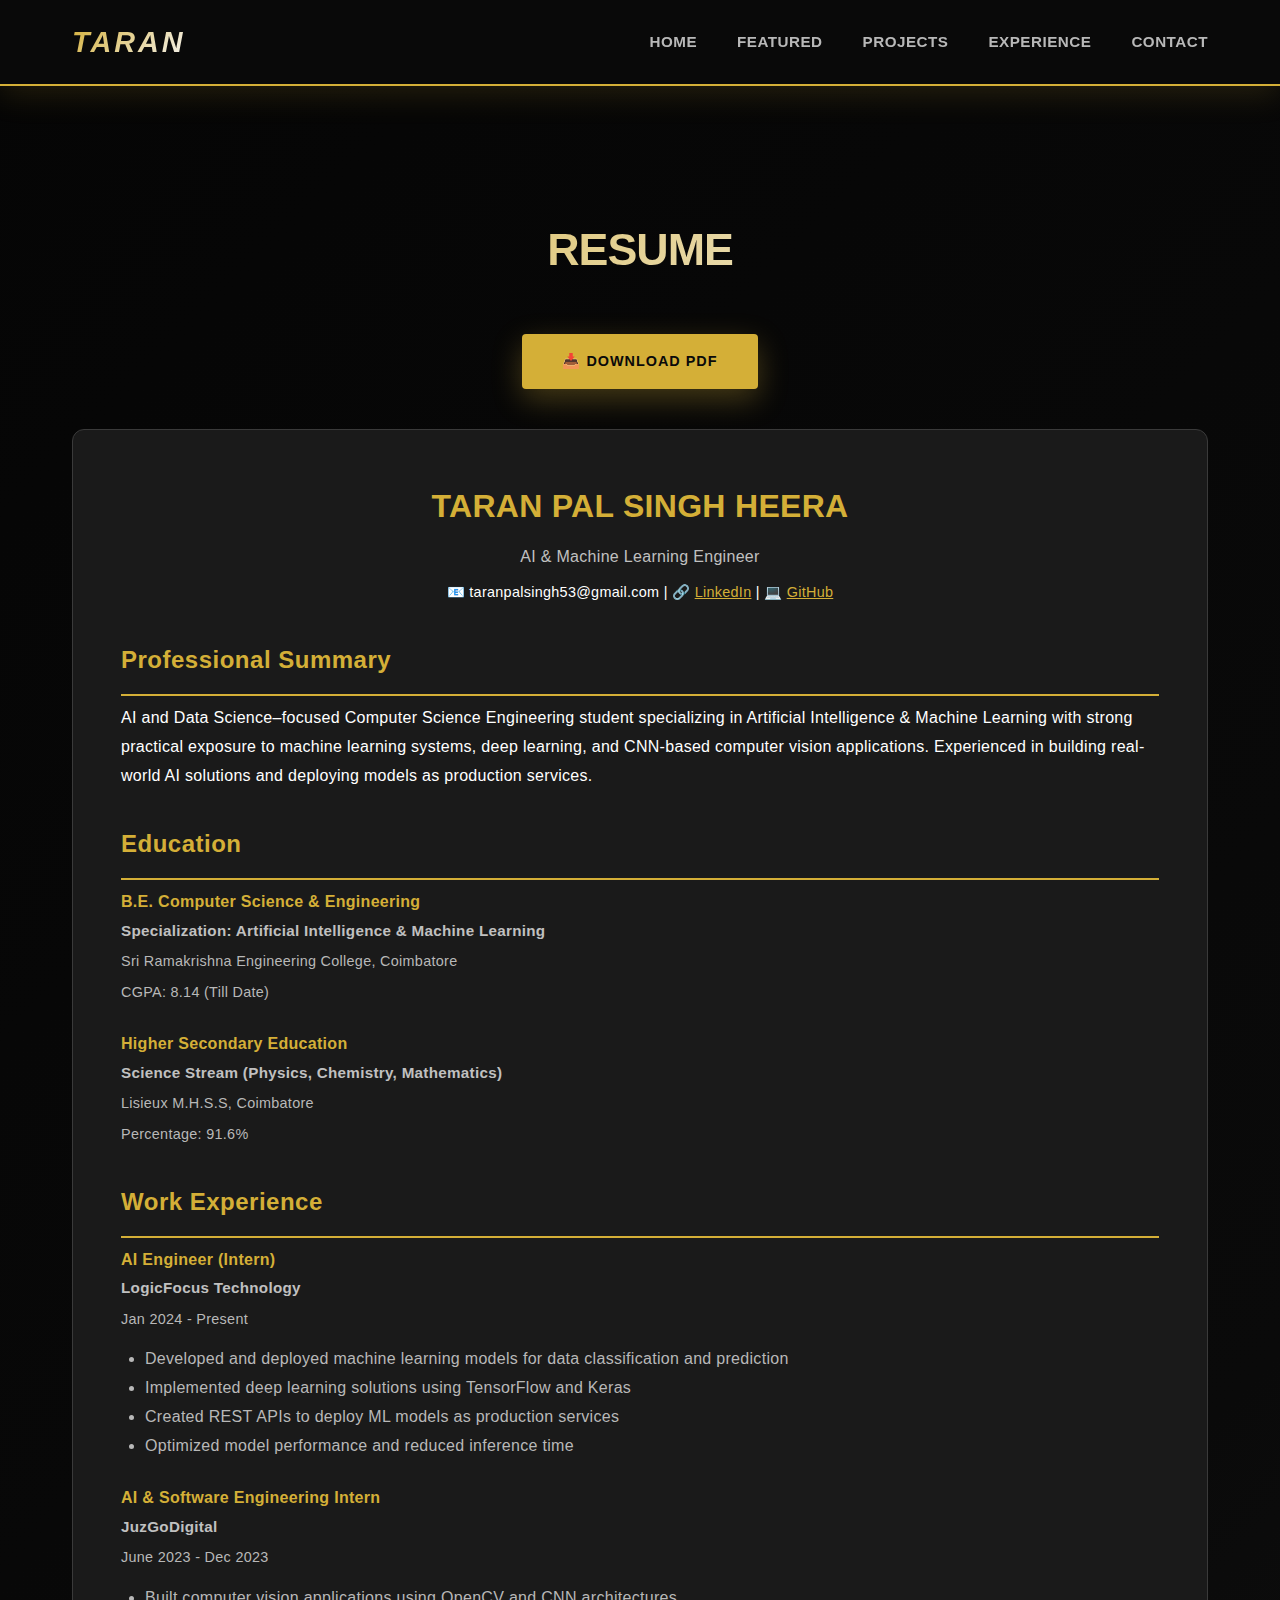
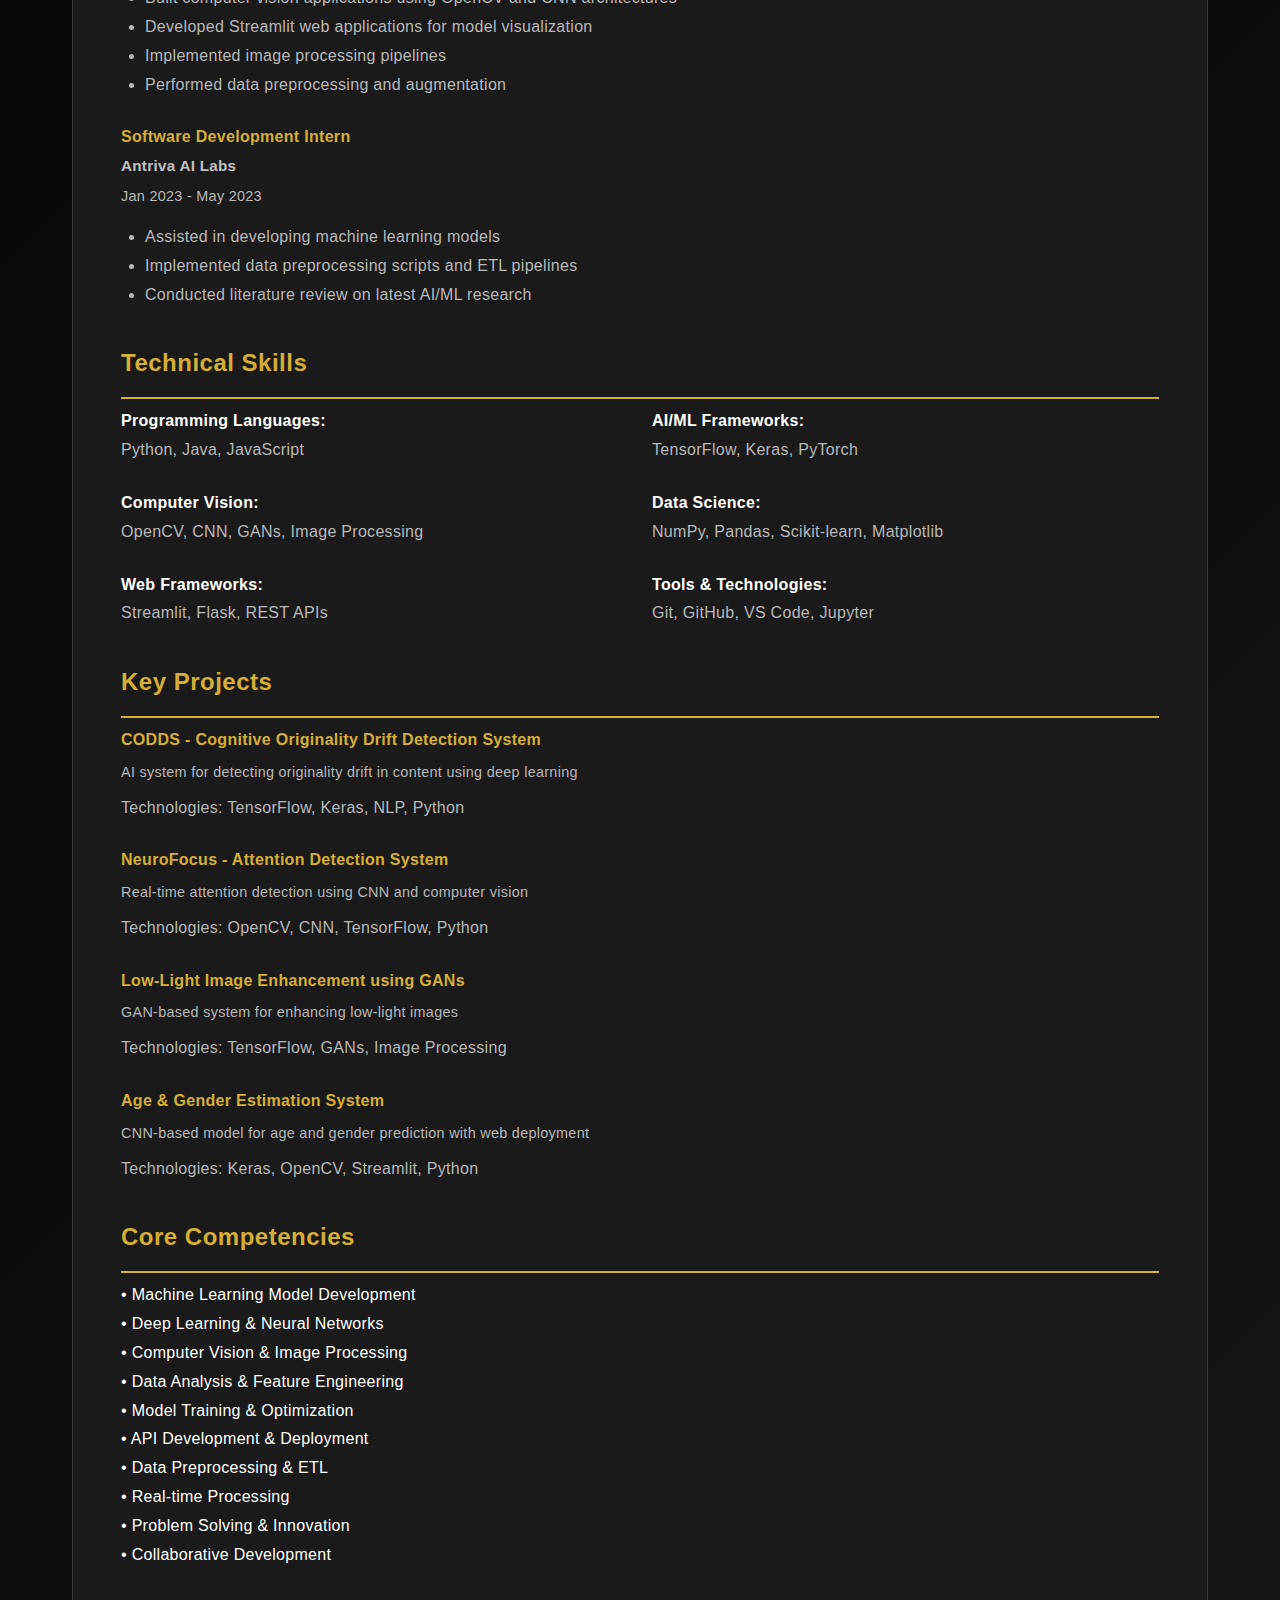
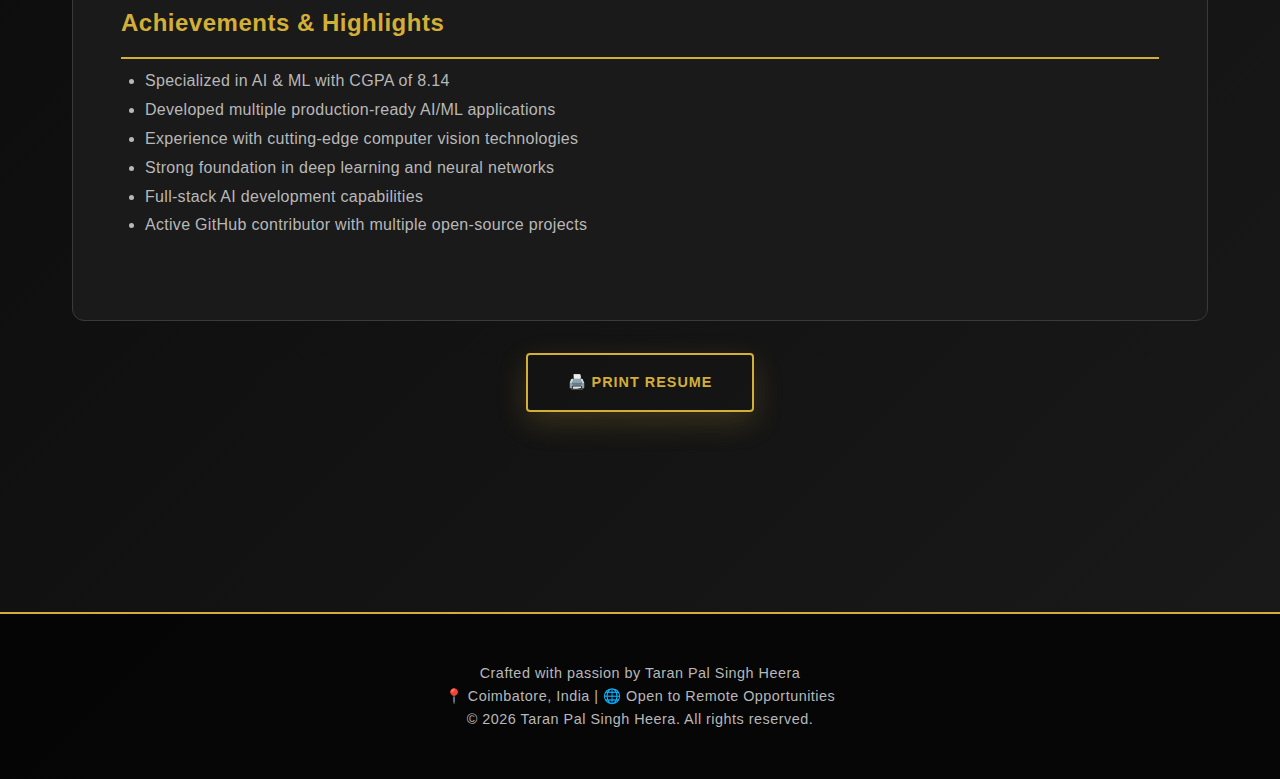
<file: resume.html>
<!DOCTYPE html>
<html lang="en">
<head>
  <meta charset="UTF-8">
  <meta name="viewport" content="width=device-width, initial-scale=1.0">
  <title>Resume - Taran Pal Singh Heera</title>
  <link rel="stylesheet" href="assets/css/style.css">
  <style>
    .resume-container {
      background: var(--bg-card);
      padding: 3rem;
      border-radius: 12px;
      border: 1px solid var(--border);
      margin: 2rem 0;
      line-height: 1.8;
    }

    .resume-section {
      margin-bottom: 2rem;
    }

    .resume-section h3 {
      border-bottom: 2px solid var(--primary);
      padding-bottom: 0.8rem;
      margin-top: 0;
    }

    .resume-item {
      margin-bottom: 1.5rem;
    }

    .resume-item h4 {
      margin: 0.5rem 0 0;
      color: var(--primary);
    }

    .resume-item .position {
      color: var(--secondary);
      font-weight: 600;
      font-size: 0.95rem;
    }

    .resume-item .details {
      color: var(--text-secondary);
      font-size: 0.9rem;
      margin: 0.3rem 0;
    }

    .skills-columns {
      display: grid;
      grid-template-columns: 1fr 1fr;
      gap: 1.5rem;
    }

    @media (max-width: 768px) {
      .resume-container {
        padding: 1.5rem;
      }

      .skills-columns {
        grid-template-columns: 1fr;
      }
    }

    .download-btn {
      margin: 2rem 0;
      text-align: center;
    }
  </style>
</head>
<body>
  <!-- NAVIGATION -->
  <header>
    <nav class="container">
      <div class="logo">TARAN</div>
      <ul>
        <li><a href="index.html" class="nav-link">Home</a></li>
        <li><a href="index.html#featured" class="nav-link">Featured</a></li>
        <li><a href="projects.html" class="nav-link">Projects</a></li>
        <li><a href="experience.html" class="nav-link">Experience</a></li>
        <li><a href="contact.html" class="nav-link">Contact</a></li>
      </ul>
    </nav>
  </header>

  <!-- RESUME SECTION -->
  <section style="min-height: 100vh; padding-top: 8rem;">
    <div class="container">
      <h2 style="margin-top: 0;">Resume</h2>

      <div class="download-btn">
        <a href="#" class="btn btn-primary" onclick="window.print(); return false;">📥 Download PDF</a>
      </div>

      <div class="resume-container">
        <!-- HEADER -->
        <div style="text-align: center; margin-bottom: 2rem;">
          <h1 style="margin: 0; color: var(--primary);">TARAN PAL SINGH HEERA</h1>
          <p style="margin: 0.5rem 0; color: var(--secondary);">AI & Machine Learning Engineer</p>
          <p style="margin: 0.5rem 0; font-size: 0.9rem;">
            📧 taranpalsingh53@gmail.com | 
            🔗 <a href="https://linkedin.com/in/taran-pal-singh-heera" style="color: var(--primary);">LinkedIn</a> | 
            💻 <a href="https://github.com/Taran-heera" style="color: var(--primary);">GitHub</a>
          </p>
        </div>

        <!-- PROFESSIONAL SUMMARY -->
        <div class="resume-section">
          <h3>Professional Summary</h3>
          <p>
            AI and Data Science–focused Computer Science Engineering student specializing in Artificial Intelligence & Machine Learning with strong practical exposure to machine learning systems, deep learning, and CNN-based computer vision applications. Experienced in building real-world AI solutions and deploying models as production services.
          </p>
        </div>

        <!-- EDUCATION -->
        <div class="resume-section">
          <h3>Education</h3>
          
          <div class="resume-item">
            <h4>B.E. Computer Science & Engineering</h4>
            <p class="position">Specialization: Artificial Intelligence & Machine Learning</p>
            <p class="details">Sri Ramakrishna Engineering College, Coimbatore</p>
            <p class="details">CGPA: 8.14 (Till Date)</p>
          </div>

          <div class="resume-item">
            <h4>Higher Secondary Education</h4>
            <p class="position">Science Stream (Physics, Chemistry, Mathematics)</p>
            <p class="details">Lisieux M.H.S.S, Coimbatore</p>
            <p class="details">Percentage: 91.6%</p>
          </div>
        </div>

        <!-- WORK EXPERIENCE -->
        <div class="resume-section">
          <h3>Work Experience</h3>
          
          <div class="resume-item">
            <h4>AI Engineer (Intern)</h4>
            <p class="position">LogicFocus Technology</p>
            <p class="details">Jan 2024 - Present</p>
            <ul style="margin: 0.8rem 0; padding-left: 1.5rem; color: var(--text-secondary);">
              <li>Developed and deployed machine learning models for data classification and prediction</li>
              <li>Implemented deep learning solutions using TensorFlow and Keras</li>
              <li>Created REST APIs to deploy ML models as production services</li>
              <li>Optimized model performance and reduced inference time</li>
            </ul>
          </div>

          <div class="resume-item">
            <h4>AI & Software Engineering Intern</h4>
            <p class="position">JuzGoDigital</p>
            <p class="details">June 2023 - Dec 2023</p>
            <ul style="margin: 0.8rem 0; padding-left: 1.5rem; color: var(--text-secondary);">
              <li>Built computer vision applications using OpenCV and CNN architectures</li>
              <li>Developed Streamlit web applications for model visualization</li>
              <li>Implemented image processing pipelines</li>
              <li>Performed data preprocessing and augmentation</li>
            </ul>
          </div>

          <div class="resume-item">
            <h4>Software Development Intern</h4>
            <p class="position">Antriva AI Labs</p>
            <p class="details">Jan 2023 - May 2023</p>
            <ul style="margin: 0.8rem 0; padding-left: 1.5rem; color: var(--text-secondary);">
              <li>Assisted in developing machine learning models</li>
              <li>Implemented data preprocessing scripts and ETL pipelines</li>
              <li>Conducted literature review on latest AI/ML research</li>
            </ul>
          </div>
        </div>

        <!-- TECHNICAL SKILLS -->
        <div class="resume-section">
          <h3>Technical Skills</h3>
          
          <div class="skills-columns">
            <div>
              <p><strong>Programming Languages:</strong></p>
              <p style="color: var(--text-secondary); margin: 0;">Python, Java, JavaScript</p>
            </div>

            <div>
              <p><strong>AI/ML Frameworks:</strong></p>
              <p style="color: var(--text-secondary); margin: 0;">TensorFlow, Keras, PyTorch</p>
            </div>

            <div>
              <p><strong>Computer Vision:</strong></p>
              <p style="color: var(--text-secondary); margin: 0;">OpenCV, CNN, GANs, Image Processing</p>
            </div>

            <div>
              <p><strong>Data Science:</strong></p>
              <p style="color: var(--text-secondary); margin: 0;">NumPy, Pandas, Scikit-learn, Matplotlib</p>
            </div>

            <div>
              <p><strong>Web Frameworks:</strong></p>
              <p style="color: var(--text-secondary); margin: 0;">Streamlit, Flask, REST APIs</p>
            </div>

            <div>
              <p><strong>Tools & Technologies:</strong></p>
              <p style="color: var(--text-secondary); margin: 0;">Git, GitHub, VS Code, Jupyter</p>
            </div>
          </div>
        </div>

        <!-- PROJECTS -->
        <div class="resume-section">
          <h3>Key Projects</h3>
          
          <div class="resume-item">
            <h4>CODDS - Cognitive Originality Drift Detection System</h4>
            <p class="details">AI system for detecting originality drift in content using deep learning</p>
            <p style="color: var(--text-secondary); margin: 0.5rem 0;">Technologies: TensorFlow, Keras, NLP, Python</p>
          </div>

          <div class="resume-item">
            <h4>NeuroFocus - Attention Detection System</h4>
            <p class="details">Real-time attention detection using CNN and computer vision</p>
            <p style="color: var(--text-secondary); margin: 0.5rem 0;">Technologies: OpenCV, CNN, TensorFlow, Python</p>
          </div>

          <div class="resume-item">
            <h4>Low-Light Image Enhancement using GANs</h4>
            <p class="details">GAN-based system for enhancing low-light images</p>
            <p style="color: var(--text-secondary); margin: 0.5rem 0;">Technologies: TensorFlow, GANs, Image Processing</p>
          </div>

          <div class="resume-item">
            <h4>Age & Gender Estimation System</h4>
            <p class="details">CNN-based model for age and gender prediction with web deployment</p>
            <p style="color: var(--text-secondary); margin: 0.5rem 0;">Technologies: Keras, OpenCV, Streamlit, Python</p>
          </div>
        </div>

        <!-- CORE COMPETENCIES -->
        <div class="resume-section">
          <h3>Core Competencies</h3>
          <p>
            • Machine Learning Model Development<br>
            • Deep Learning & Neural Networks<br>
            • Computer Vision & Image Processing<br>
            • Data Analysis & Feature Engineering<br>
            • Model Training & Optimization<br>
            • API Development & Deployment<br>
            • Data Preprocessing & ETL<br>
            • Real-time Processing<br>
            • Problem Solving & Innovation<br>
            • Collaborative Development
          </p>
        </div>

        <!-- ACHIEVEMENTS -->
        <div class="resume-section">
          <h3>Achievements & Highlights</h3>
          <ul style="color: var(--text-secondary); padding-left: 1.5rem;">
            <li>Specialized in AI & ML with CGPA of 8.14</li>
            <li>Developed multiple production-ready AI/ML applications</li>
            <li>Experience with cutting-edge computer vision technologies</li>
            <li>Strong foundation in deep learning and neural networks</li>
            <li>Full-stack AI development capabilities</li>
            <li>Active GitHub contributor with multiple open-source projects</li>
          </ul>
        </div>
      </div>

      <div class="download-btn">
        <a href="#" class="btn btn-secondary" onclick="window.print(); return false;">🖨️ Print Resume</a>
      </div>
    </div>
  </section>

  <!-- FOOTER -->
  <footer>
    <div class="container">
      <div class="footer-content">
        <p class="footer-main">Crafted with passion by Taran Pal Singh Heera</p>
        <p class="footer-location">📍 Coimbatore, India | 🌐 Open to Remote Opportunities</p>
        <p class="footer-copyright">&copy; 2026 Taran Pal Singh Heera. All rights reserved.</p>
      </div>
    </div>
  </footer>

  <script src="assets/js/main.js"></script>
</body>
</html>
</file>
<file: assets/css/style.css>
/* ======================================
   TARAN'S PORTFOLIO - PREMIUM LUXURY DARK THEME
   Black • Gold • Silver • White
   ====================================== */

* {
  margin: 0;
  padding: 0;
  box-sizing: border-box;
}

:root {
  --primary: #d4af37;
  --primary-dark: #aa8c2e;
  --secondary: #c0c0c0;
  --accent-gold: #e8d5b7;
  --accent-white: #f5f5f5;
  --bg-dark: #0a0a0a;
  --bg-darker: #050505;
  --bg-card: #1a1a1a;
  --bg-hover: #242424;
  --text-primary: #ffffff;
  --text-secondary: #b8b8b8;
  --border: #3a3a3a;
  --border-gold: #d4af37;
}

body {
  font-family: 'Segoe UI', Tahoma, Geneva, Verdana, sans-serif;
  background: linear-gradient(135deg, var(--bg-darker) 0%, var(--bg-dark) 50%, #1a1a1a 100%);
  color: var(--text-primary);
  line-height: 1.6;
  overflow-x: hidden;
  min-height: 100vh;
  font-weight: 400;
  letter-spacing: 0.3px;
}

/* ======== SCROLLBAR ======== */
::-webkit-scrollbar {
  width: 10px;
}

::-webkit-scrollbar-track {
  background: var(--bg-dark);
}

::-webkit-scrollbar-thumb {
  background: var(--primary);
  border-radius: 5px;
}

/* ======== HEADER & NAVIGATION ======== */
header {
  background: rgba(10, 10, 10, 0.95);
  backdrop-filter: blur(10px);
  padding: 1.2rem 0;
  position: sticky;
  top: 0;
  z-index: 1000;
  border-bottom: 2px solid var(--primary);
  box-shadow: 0 8px 32px rgba(212, 175, 55, 0.15);
}

nav {
  max-width: 1200px;
  margin: 0 auto;
  padding: 0 2rem;
  display: flex;
  justify-content: space-between;
  align-items: center;
}

.logo {
  font-size: 1.8rem;
  font-weight: 900;
  background: linear-gradient(135deg, var(--primary), var(--accent-white));
  -webkit-background-clip: text;
  -webkit-text-fill-color: transparent;
  background-clip: text;
  letter-spacing: 3px;
  font-style: italic;
}

nav ul {
  list-style: none;
  display: flex;
  gap: 2.5rem;
  align-items: center;
}

nav a {
  color: var(--text-secondary);
  text-decoration: none;
  font-weight: 600;
  font-size: 0.95rem;
  transition: all 0.3s ease;
  position: relative;
  padding-bottom: 0.5rem;
  letter-spacing: 0.5px;
  text-transform: uppercase;
}

nav a::after {
  content: '';
  position: absolute;
  bottom: 0;
  left: 0;
  width: 0;
  height: 2px;
  background: linear-gradient(90deg, var(--primary), var(--secondary));
  transition: width 0.3s ease;
}

nav a:hover {
  color: var(--primary);
}

nav a:hover::after {
  width: 100%;
}

nav a.active {
  color: var(--primary);
}

nav a.active::after {
  width: 100%;
}

/* ======== MAIN CONTAINER ======== */
.container {
  max-width: 1200px;
  margin: 0 auto;
  padding: 0 2rem;
}

/* ======== HERO SECTION ======== */
.hero {
  min-height: 100vh;
  display: flex;
  align-items: center;
  justify-content: center;
  padding: 4rem 2rem;
  position: relative;
  overflow: hidden;
}

.hero::before {
  content: '';
  position: absolute;
  top: 0;
  left: 0;
  right: 0;
  bottom: 0;
  background: radial-gradient(circle at 20% 50%, rgba(212, 175, 55, 0.08) 0%, transparent 50%),
              radial-gradient(circle at 80% 80%, rgba(192, 192, 192, 0.05) 0%, transparent 50%);
  pointer-events: none;
  z-index: 0;
}

.hero-content {
  position: relative;
  z-index: 1;
  max-width: 900px;
  display: grid;
  grid-template-columns: 1fr 1fr;
  gap: 3rem;
  align-items: center;
}

.hero-image {
  width: 320px;
  height: 320px;
  margin: 0 auto;
  border-radius: 8px;
  background: linear-gradient(135deg, var(--primary), var(--secondary));
  padding: 4px;
  box-shadow: 0 0 60px rgba(212, 175, 55, 0.4), 0 0 100px rgba(192, 192, 192, 0.2);
  animation: heroGlow 4s ease-in-out infinite;
  position: relative;
  overflow: hidden;
}

.hero-image::before {
  content: '';
  position: absolute;
  top: -50%;
  left: -50%;
  width: 200%;
  height: 200%;
  background: linear-gradient(45deg, transparent, rgba(255, 255, 255, 0.1), transparent);
  animation: shine 3s infinite;
  z-index: 10;
}

.hero-image img {
  width: 100%;
  height: 100%;
  border-radius: 6px;
  object-fit: cover;
  border: 3px solid var(--bg-dark);
  display: block;
}

@keyframes heroGlow {
  0%, 100% {
    box-shadow: 0 0 60px rgba(212, 175, 55, 0.4), 0 0 100px rgba(192, 192, 192, 0.2);
  }
  50% {
    box-shadow: 0 0 80px rgba(212, 175, 55, 0.6), 0 0 120px rgba(192, 192, 192, 0.3);
  }
}

@keyframes shine {
  0% {
    transform: translate(-50%, -50%) rotate(0deg);
  }
  100% {
    transform: translate(50%, 50%) rotate(360deg);
  }
}

.hero-text {
  display: flex;
  flex-direction: column;
}

.hero h1 {
  font-size: 3.5rem;
  font-weight: 900;
  margin: 0 0 1rem;
  background: linear-gradient(135deg, var(--primary), var(--accent-white), var(--primary));
  -webkit-background-clip: text;
  -webkit-text-fill-color: transparent;
  background-clip: text;
  line-height: 1.2;
  letter-spacing: -1px;
}

.hero .subtitle {
  font-size: 1.3rem;
  color: var(--secondary);
  margin: 1rem 0 2rem;
  font-weight: 300;
  letter-spacing: 1px;
  text-transform: uppercase;
}

.hero-description {
  font-size: 1rem;
  color: var(--text-secondary);
  line-height: 1.8;
  margin: 2rem 0;
  padding: 2rem;
  background: rgba(18, 18, 18, 0.8);
  border-left: 4px solid var(--primary);
  border-radius: 8px;
  backdrop-filter: blur(10px);
}

.hero-description p {
  margin-bottom: 1rem;
}

.hero-description strong {
  color: var(--primary);
  font-weight: 600;
}

.cta-buttons {
  display: flex;
  gap: 1.5rem;
  flex-wrap: wrap;
  margin-top: 2rem;
}

.btn {
  padding: 1rem 2.5rem;
  border: none;
  border-radius: 4px;
  font-size: 1rem;
  font-weight: 700;
  cursor: pointer;
  transition: all 0.3s ease;
  text-decoration: none;
  display: inline-block;
  letter-spacing: 1px;
  text-transform: uppercase;
  font-size: 0.9rem;
  position: relative;
  overflow: hidden;
}

.btn::before {
  content: '';
  position: absolute;
  top: 0;
  left: -100%;
  width: 100%;
  height: 100%;
  background: rgba(255, 255, 255, 0.1);
  transition: left 0.3s ease;
  z-index: -1;
}

.btn:hover::before {
  left: 100%;
}

.btn-primary {
  background: var(--primary);
  color: var(--bg-dark);
  box-shadow: 0 10px 30px rgba(212, 175, 55, 0.3);
}

.btn-primary:hover {
  transform: translateY(-3px);
  box-shadow: 0 15px 40px rgba(212, 175, 55, 0.5);
}

.btn-secondary {
  background: transparent;
  color: var(--primary);
  border: 2px solid var(--primary);
  box-shadow: 0 10px 30px rgba(212, 175, 55, 0.2);
}

.btn-secondary:hover {
  background: var(--primary);
  color: var(--bg-dark);
  transform: translateY(-3px);
  box-shadow: 0 15px 40px rgba(212, 175, 55, 0.4);
}

/* ======== SECTION STYLES ======== */
section {
  padding: 6rem 0;
  border-top: 1px solid var(--border);
  position: relative;
}

section:first-of-type {
  border-top: none;
}

h2 {
  font-size: 2.8rem;
  margin-bottom: 3rem;
  text-align: center;
  font-weight: 900;
  background: linear-gradient(135deg, var(--primary), var(--accent-white));
  -webkit-background-clip: text;
  -webkit-text-fill-color: transparent;
  background-clip: text;
  letter-spacing: -1px;
  text-transform: uppercase;
}

h3 {
  font-size: 1.5rem;
  margin: 1.5rem 0 0.5rem;
  color: var(--primary);
  font-weight: 700;
  letter-spacing: 0.5px;
}

/* ======== SKILLS SECTION ======== */
.skills-grid {
  display: grid;
  grid-template-columns: repeat(auto-fit, minmax(280px, 1fr));
  gap: 2rem;
  margin-top: 2rem;
}

.skill-card {
  background: linear-gradient(135deg, var(--bg-card) 0%, rgba(42, 42, 42, 0.5) 100%);
  padding: 2rem;
  border-radius: 4px;
  border: 1px solid var(--border);
  transition: all 0.3s ease;
  backdrop-filter: blur(10px);
  position: relative;
  overflow: hidden;
}

.skill-card::before {
  content: '';
  position: absolute;
  top: 0;
  left: -100%;
  width: 100%;
  height: 100%;
  background: linear-gradient(90deg, transparent, rgba(212, 175, 55, 0.1), transparent);
  transition: left 0.3s ease;
  z-index: 0;
}

.skill-card:hover::before {
  left: 100%;
}

.skill-card:hover {
  transform: translateY(-8px);
  border-color: var(--primary);
  box-shadow: 0 20px 40px rgba(212, 175, 55, 0.2);
}

.skill-card h3 {
  margin-top: 0;
  position: relative;
  z-index: 1;
}

.skill-card p {
  position: relative;
  z-index: 1;
  color: var(--text-secondary);
}

.skills-list {
  display: flex;
  flex-wrap: wrap;
  gap: 0.8rem;
  margin-top: 1rem;
  position: relative;
  z-index: 1;
}

.skill-tag {
  background: rgba(212, 175, 55, 0.1);
  color: var(--primary);
  padding: 0.5rem 1rem;
  border-radius: 0;
  font-size: 0.85rem;
  font-weight: 700;
  border: 1px solid var(--primary);
  transition: all 0.3s ease;
  text-transform: uppercase;
  letter-spacing: 0.5px;
}

.skill-tag:hover {
  background: var(--primary);
  color: var(--bg-dark);
  transform: translateY(-2px);
  box-shadow: 0 8px 16px rgba(212, 175, 55, 0.3);
}

/* ======== PROJECTS SECTION ======== */
.projects-grid {
  display: grid;
  grid-template-columns: repeat(auto-fit, minmax(320px, 1fr));
  gap: 2rem;
  margin-top: 2rem;
}

.project-card {
  background: linear-gradient(135deg, var(--bg-card) 0%, rgba(42, 42, 42, 0.3) 100%);
  border-radius: 4px;
  overflow: hidden;
  border: 1px solid var(--border);
  transition: all 0.4s ease;
  display: flex;
  flex-direction: column;
  height: 100%;
  position: relative;
  group: true;
}

.project-card::before {
  content: '';
  position: absolute;
  top: 0;
  left: 0;
  right: 0;
  bottom: 0;
  background: linear-gradient(135deg, rgba(212, 175, 55, 0.1) 0%, transparent 100%);
  opacity: 0;
  transition: opacity 0.4s ease;
  z-index: 1;
  pointer-events: none;
}

.project-card:hover::before {
  opacity: 1;
}

.project-card:hover {
  transform: translateY(-12px);
  border-color: var(--primary);
  box-shadow: 0 25px 50px rgba(212, 175, 55, 0.25);
}

.project-image {
  width: 100%;
  height: 200px;
  background: linear-gradient(135deg, var(--bg-hover), rgba(212, 175, 55, 0.2));
  display: flex;
  align-items: center;
  justify-content: center;
  font-size: 3rem;
  color: rgba(212, 175, 55, 0.2);
  overflow: hidden;
  position: relative;
}

.project-card img {
  width: 100%;
  height: 100%;
  object-fit: cover;
}

.project-info {
  padding: 2rem;
  flex: 1;
  display: flex;
  flex-direction: column;
  position: relative;
  z-index: 2;
}

.project-info h3 {
  margin-top: 0;
  font-size: 1.3rem;
  color: var(--primary);
}

.project-description {
  color: var(--text-secondary);
  flex: 1;
  margin: 0.8rem 0;
  font-size: 0.95rem;
  line-height: 1.6;
}

.project-tags {
  display: flex;
  flex-wrap: wrap;
  gap: 0.5rem;
  margin: 1rem 0;
}

.tag {
  background: rgba(192, 192, 192, 0.1);
  color: var(--secondary);
  padding: 0.3rem 0.8rem;
  border-radius: 0;
  font-size: 0.8rem;
  font-weight: 700;
  border: 1px solid var(--secondary);
  text-transform: uppercase;
  letter-spacing: 0.5px;
}

.project-links {
  display: flex;
  gap: 1rem;
  margin-top: 1rem;
  flex-wrap: wrap;
}

.project-links a {
  color: var(--primary);
  text-decoration: none;
  font-weight: 700;
  transition: all 0.3s ease;
  display: inline-flex;
  align-items: center;
  gap: 0.5rem;
  padding: 0.6rem 1.2rem;
  border: 1px solid var(--primary);
  border-radius: 0;
  background: transparent;
  text-transform: uppercase;
  font-size: 0.85rem;
  letter-spacing: 0.5px;
  position: relative;
  overflow: hidden;
}

.project-links a::before {
  content: '';
  position: absolute;
  top: 0;
  left: -100%;
  width: 100%;
  height: 100%;
  background: var(--primary);
  transition: left 0.3s ease;
  z-index: -1;
}

.project-links a:hover {
  color: var(--bg-dark);
}

.project-links a:hover::before {
  left: 0;
}

/* ======== EXPERIENCE SECTION ======== */
.experience-list {
  margin-top: 2rem;
}

.experience-item {
  background: linear-gradient(135deg, var(--bg-card) 0%, rgba(42, 42, 42, 0.3) 100%);
  padding: 2rem;
  margin-bottom: 1.5rem;
  border-radius: 4px;
  border-left: 4px solid var(--primary);
  transition: all 0.3s ease;
  border: 1px solid var(--border);
  border-left: 4px solid var(--primary);
  position: relative;
  overflow: hidden;
}

.experience-item::before {
  content: '';
  position: absolute;
  top: 0;
  left: 0;
  right: 0;
  height: 1px;
  background: linear-gradient(90deg, var(--primary), transparent);
  opacity: 0;
  transition: opacity 0.3s ease;
}

.experience-item:hover::before {
  opacity: 1;
}

.experience-item:hover {
  transform: translateX(10px);
  box-shadow: 0 12px 30px rgba(212, 175, 55, 0.15);
}

.experience-item h3 {
  margin-top: 0;
  display: flex;
  justify-content: space-between;
  align-items: center;
  flex-wrap: wrap;
  gap: 1rem;
  color: var(--primary);
}

.experience-date {
  background: rgba(212, 175, 55, 0.1);
  color: var(--primary);
  padding: 0.4rem 1rem;
  border-radius: 0;
  font-size: 0.85rem;
  font-weight: 700;
  border: 1px solid var(--primary);
  text-transform: uppercase;
  letter-spacing: 0.5px;
}

.experience-company {
  color: var(--secondary);
  font-size: 0.95rem;
  margin-top: 0.5rem;
  font-weight: 600;
}

.experience-description {
  color: var(--text-secondary);
  margin-top: 1rem;
  line-height: 1.8;
}

/* ======== EDUCATION SECTION ======== */
.education-list {
  margin-top: 2rem;
}

.education-item {
  background: linear-gradient(135deg, var(--bg-card) 0%, rgba(42, 42, 42, 0.3) 100%);
  padding: 2rem;
  margin-bottom: 1.5rem;
  border-radius: 4px;
  border-left: 4px solid var(--primary);
  transition: all 0.3s ease;
  border: 1px solid var(--border);
  border-left: 4px solid var(--primary);
}

.education-item:hover {
  transform: translateX(10px);
  box-shadow: 0 12px 30px rgba(212, 175, 55, 0.15);
}

.education-item h3 {
  margin-top: 0;
  color: var(--primary);
}

.education-school {
  color: var(--text-secondary);
  font-size: 0.95rem;
  margin-top: 0.5rem;
  font-weight: 600;
}

.education-details {
  color: var(--text-secondary);
  margin-top: 1rem;
  line-height: 1.8;
}

/* ======== CONTACT SECTION ======== */
.contact-container {
  max-width: 600px;
  margin: 2rem auto;
}

.contact-item {
  background: linear-gradient(135deg, var(--bg-card) 0%, rgba(42, 42, 42, 0.3) 100%);
  padding: 1.5rem 2rem;
  margin-bottom: 1rem;
  border-radius: 4px;
  border: 1px solid var(--border);
  display: flex;
  align-items: center;
  gap: 1.5rem;
  transition: all 0.3s ease;
}

.contact-item:hover {
  border-color: var(--primary);
  transform: translateX(10px);
  box-shadow: 0 12px 30px rgba(212, 175, 55, 0.15);
}

.contact-icon {
  width: 50px;
  height: 50px;
  background: rgba(212, 175, 55, 0.1);
  border-radius: 4px;
  display: flex;
  align-items: center;
  justify-content: center;
  color: var(--primary);
  font-size: 1.5rem;
  flex-shrink: 0;
  border: 1px solid var(--primary);
}

.contact-item a {
  color: var(--primary);
  text-decoration: none;
  transition: all 0.3s ease;
  font-weight: 600;
}

.contact-item a:hover {
  color: var(--accent-white);
  text-decoration: underline;
}

/* ======== FOOTER ======== */
footer {
  background: rgba(5, 5, 5, 0.95);
  border-top: 2px solid var(--primary);
  padding: 3rem 2rem;
  text-align: center;
  color: var(--text-secondary);
  margin-top: 4rem;
}

.footer-links {
  display: flex;
  justify-content: center;
  gap: 2rem;
  margin-bottom: 2rem;
  flex-wrap: wrap;
}

.footer-links a {
  color: var(--primary);
  text-decoration: none;
  transition: all 0.3s ease;
  font-weight: 700;
  text-transform: uppercase;
  font-size: 0.9rem;
  letter-spacing: 0.5px;
}

.footer-links a:hover {
  color: var(--accent-white);
  transform: translateY(-3px);
}

.social-links {
  display: flex;
  justify-content: center;
  gap: 1.5rem;
  margin: 2rem 0;
}

.social-links a {
  width: 45px;
  height: 45px;
  background: rgba(212, 175, 55, 0.1);
  border: 1px solid var(--primary);
  border-radius: 0;
  display: flex;
  align-items: center;
  justify-content: center;
  color: var(--primary);
  text-decoration: none;
  transition: all 0.3s ease;
  font-size: 1.2rem;
}

.social-links a:hover {
  background: var(--primary);
  color: var(--bg-dark);
  transform: translateY(-5px);
  box-shadow: 0 12px 24px rgba(212, 175, 55, 0.3);
}

footer p {
  font-size: 0.9rem;
  letter-spacing: 0.5px;
  color: var(--text-secondary);
}

/* ======== RESPONSIVE ======== */
@media (max-width: 768px) {
  nav ul {
    gap: 1.5rem;
    font-size: 0.85rem;
  }

  .hero-content {
    grid-template-columns: 1fr;
  }

  .hero-image {
    width: 250px;
    height: 250px;
  }

  .hero h1 {
    font-size: 2.2rem;
  }

  .hero .subtitle {
    font-size: 1.1rem;
  }

  h2 {
    font-size: 2rem;
  }

  .cta-buttons {
    justify-content: center;
  }

  .btn {
    width: 90%;
    max-width: 300px;
  }

  .projects-grid {
    grid-template-columns: 1fr;
  }

  .skills-grid {
    grid-template-columns: 1fr;
  }

  .contact-item {
    flex-direction: column;
    text-align: center;
  }

  section {
    padding: 4rem 0;
  }
}

@media (max-width: 480px) {
  nav {
    flex-direction: column;
    gap: 1rem;
  }

  nav ul {
    gap: 1rem;
    font-size: 0.8rem;
    justify-content: center;
  }

  .hero {
    min-height: auto;
    padding: 2rem 1rem;
  }

  .hero-content {
    gap: 2rem;
  }

  .hero-image {
    width: 200px;
    height: 200px;
  }

  .hero h1 {
    font-size: 1.8rem;
  }

  .hero .subtitle {
    font-size: 1rem;
  }

  .container {
    padding: 0 1rem;
  }

  .hero-description {
    padding: 1.5rem;
    font-size: 1rem;
  }

  h2 {
    font-size: 1.5rem;
  }

  .skill-tag {
    font-size: 0.75rem;
    padding: 0.4rem 0.8rem;
  }
}

/* ======== ADVANCED ANIMATIONS ======== */
@keyframes fadeInUp {
  from {
    opacity: 0;
    transform: translateY(30px);
  }
  to {
    opacity: 1;
    transform: translateY(0);
  }
}

@keyframes fadeInLeft {
  from {
    opacity: 0;
    transform: translateX(-30px);
  }
  to {
    opacity: 1;
    transform: translateX(0);
  }
}

@keyframes glow {
  0%, 100% {
    opacity: 1;
  }
  50% {
    opacity: 0.7;
  }
}

@keyframes slideInRight {
  from {
    opacity: 0;
    transform: translateX(50px);
  }
  to {
    opacity: 1;
    transform: translateX(0);
  }
}

.fade-in {
  animation: fadeInUp 0.6s ease forwards;
}

/* Stagger effect */
.fade-in:nth-child(1) { animation-delay: 0.1s; }
.fade-in:nth-child(2) { animation-delay: 0.2s; }
.fade-in:nth-child(3) { animation-delay: 0.3s; }
.fade-in:nth-child(4) { animation-delay: 0.4s; }
.fade-in:nth-child(5) { animation-delay: 0.5s; }
.fade-in:nth-child(6) { animation-delay: 0.6s; }
</file>
